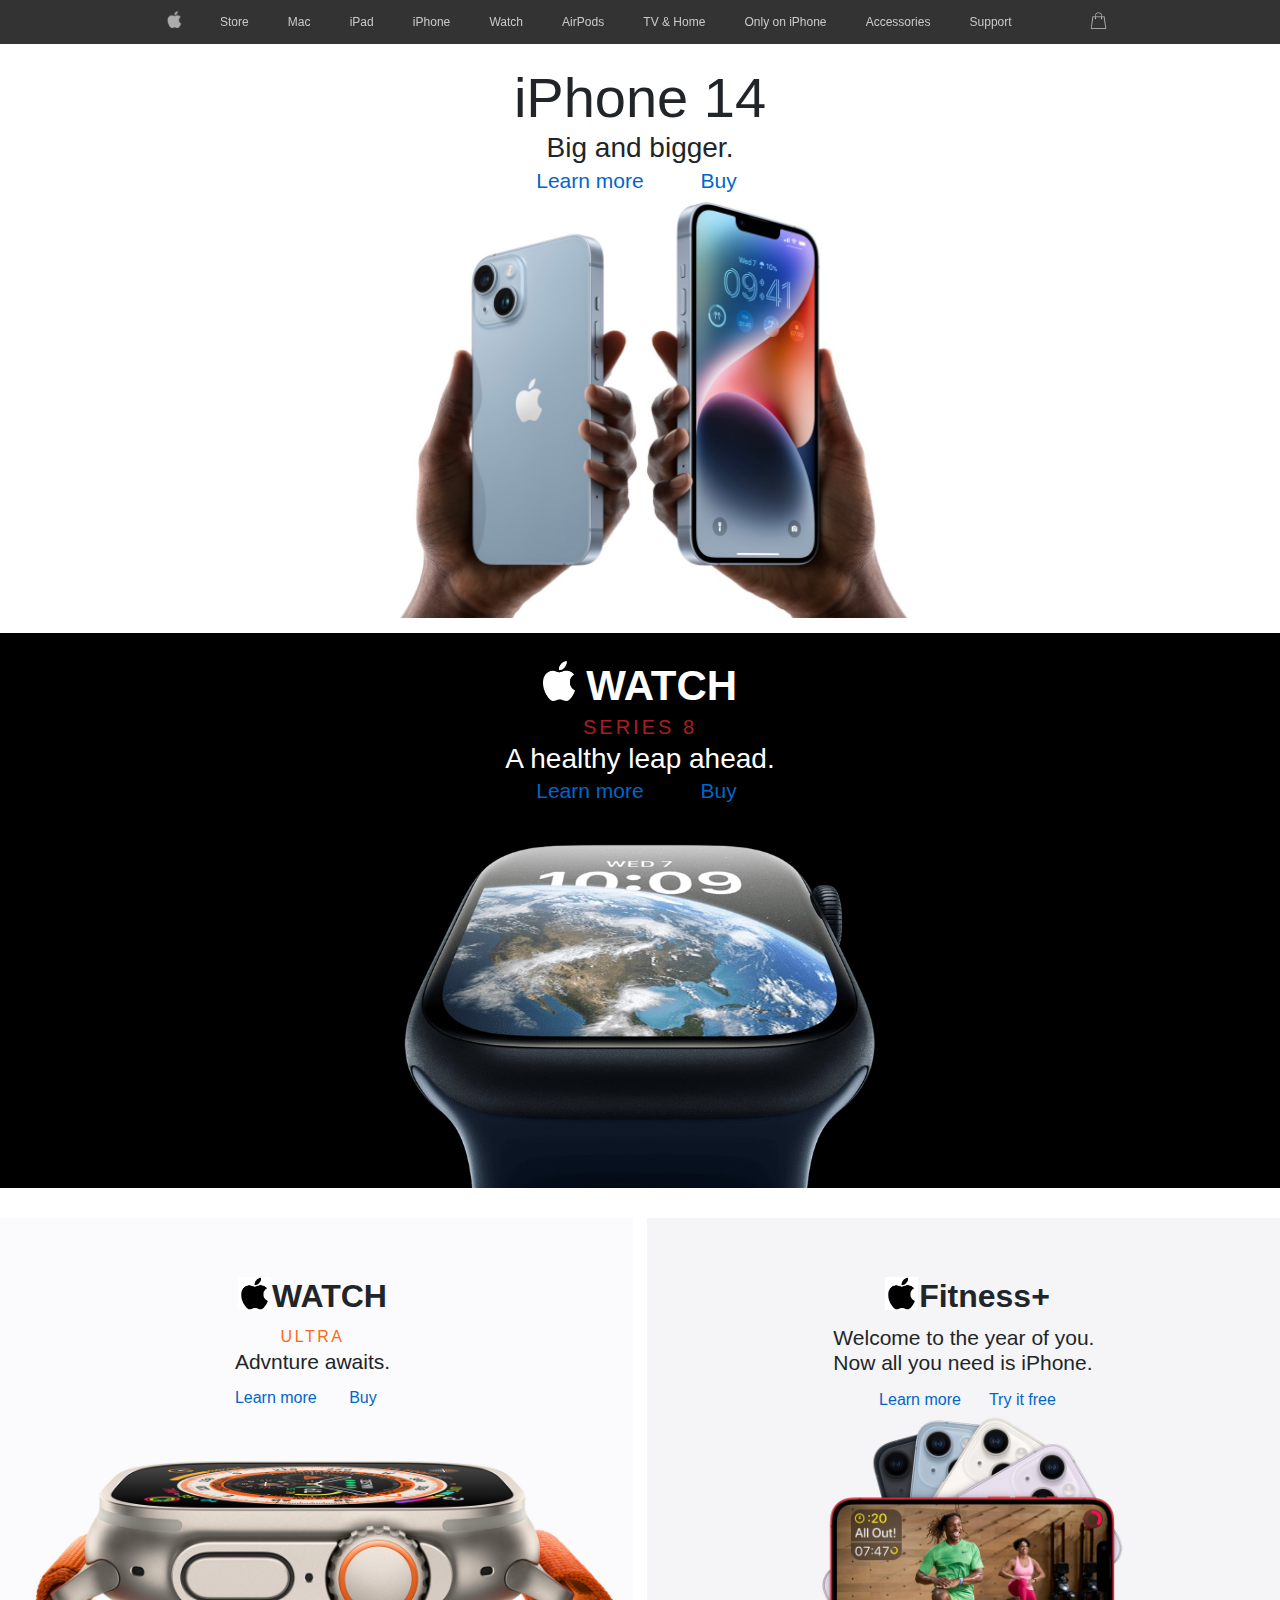
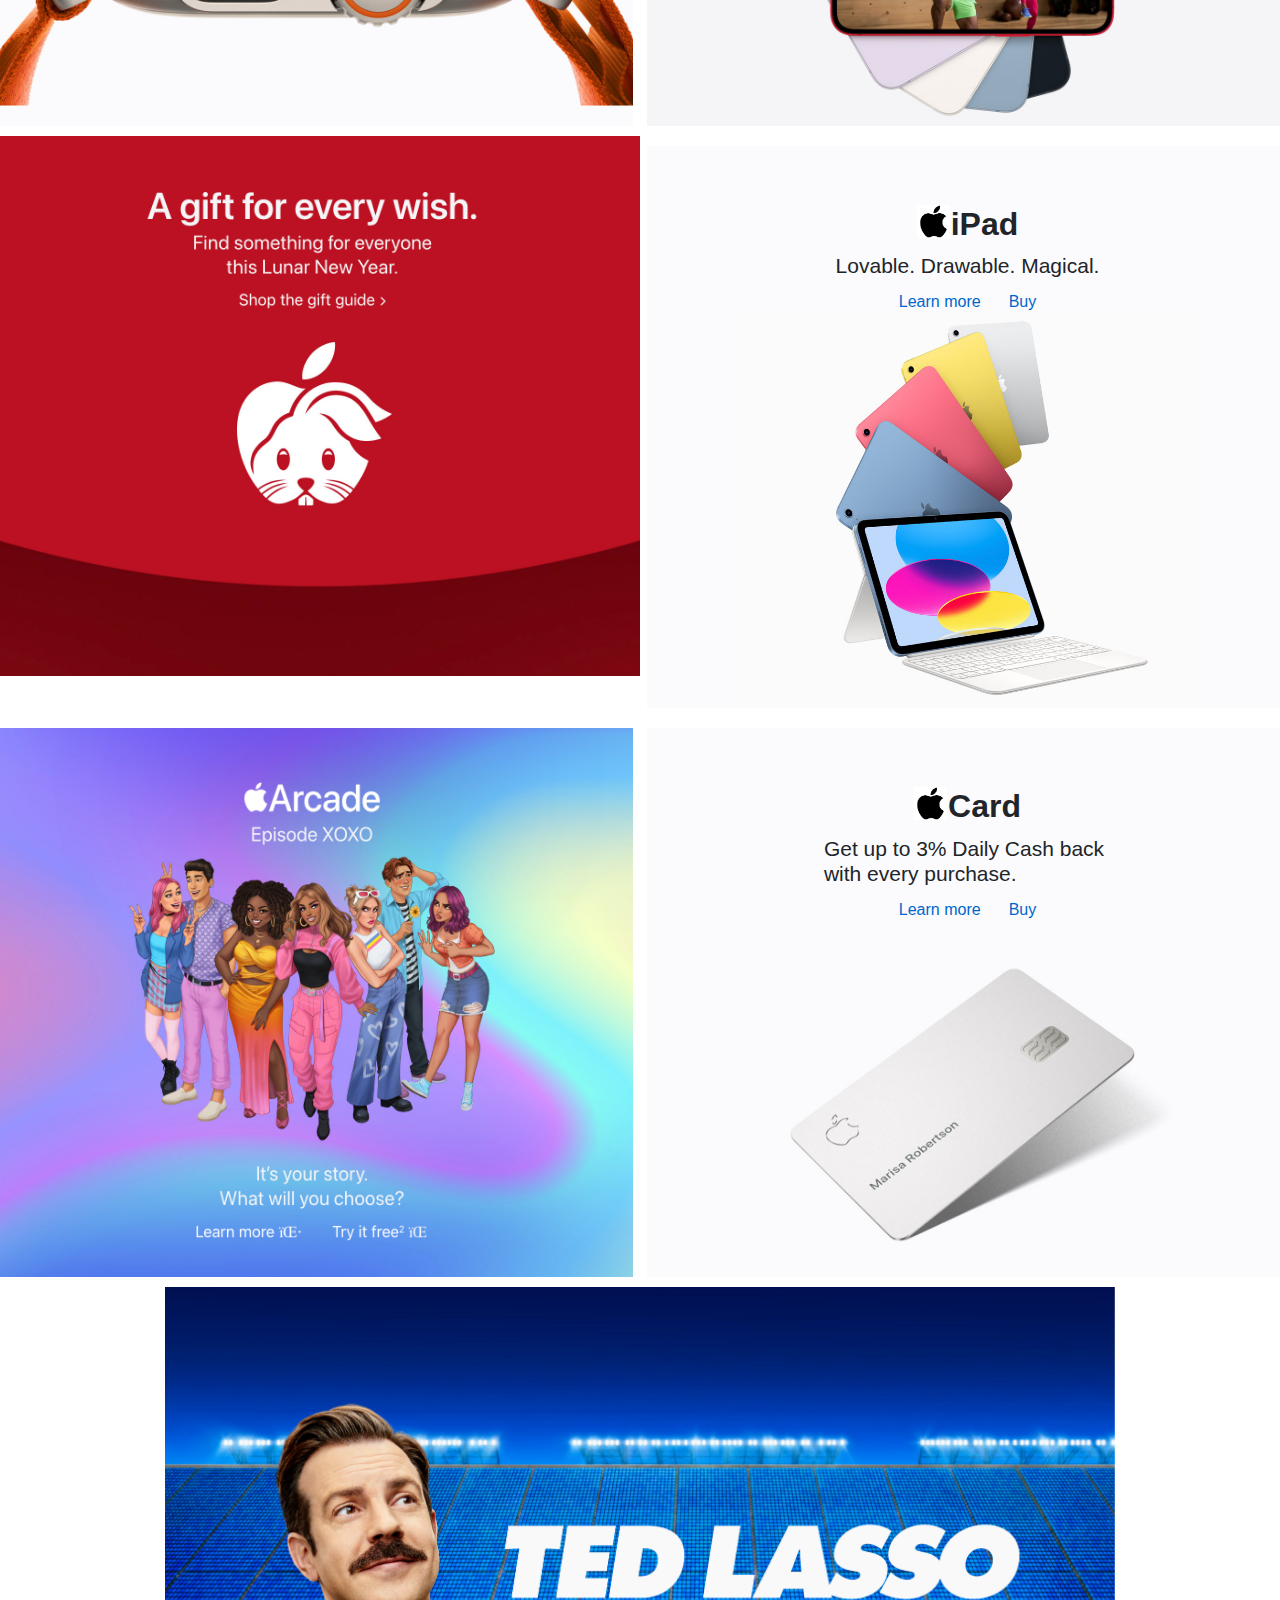
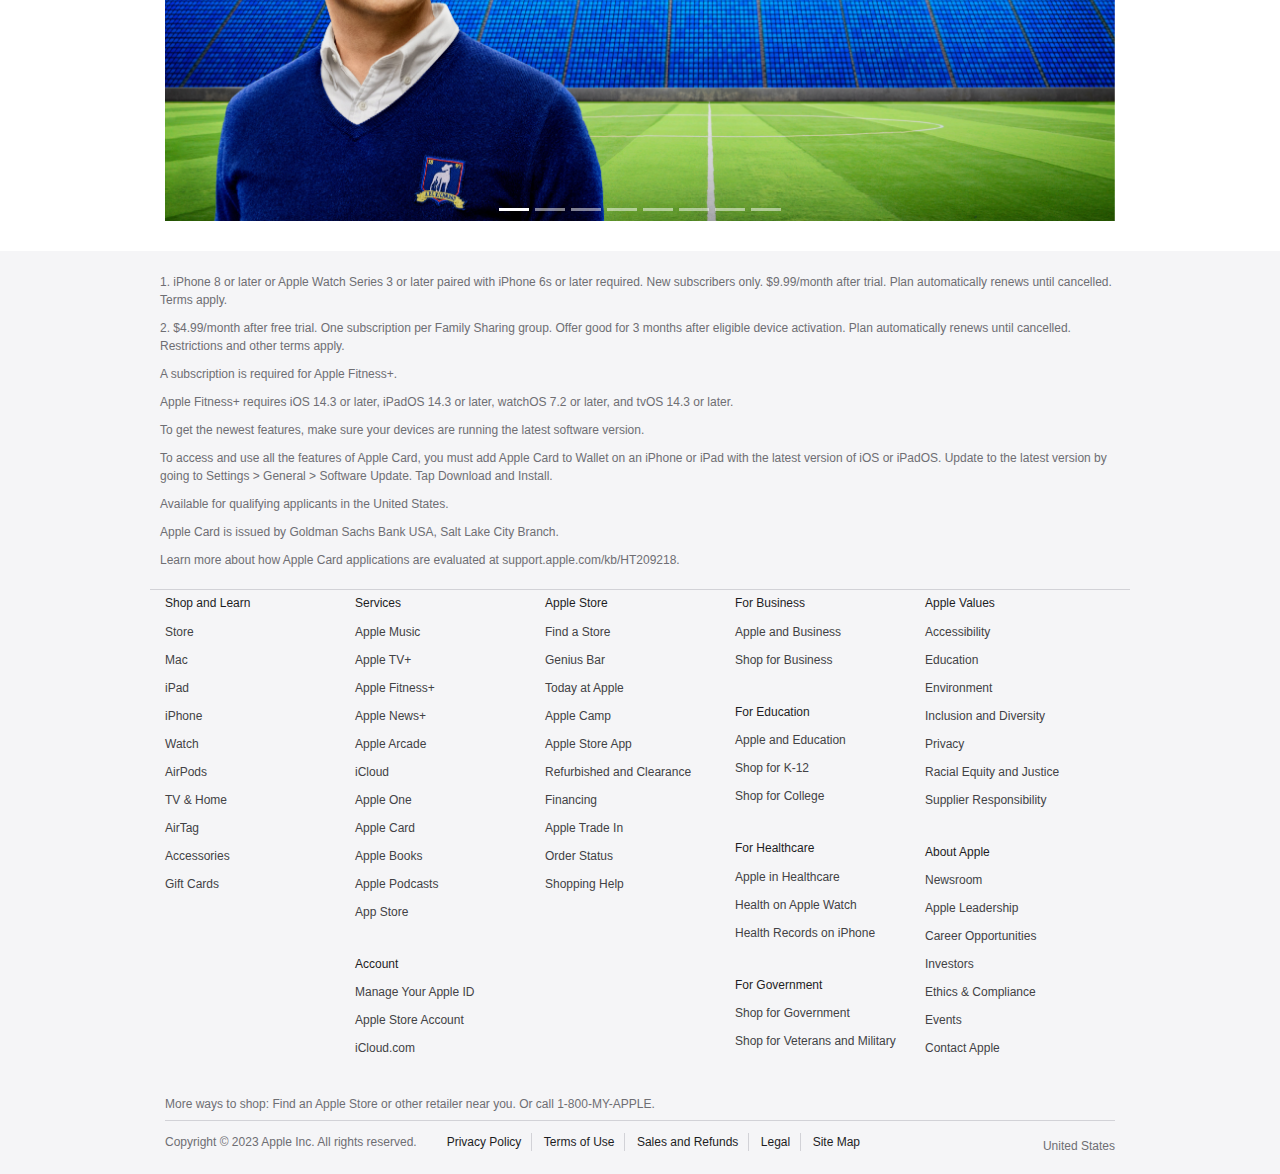
<file: index.html>
<!DOCTYPE html>
<html lang="en">
<head>
    <meta charset="UTF-8">
    <meta http-equiv="X-UA-Compatible" content="IE=edge">
    <meta name="viewport" content="width=device-width, initial-scale=1.0">
    <title>Apple</title>
    <link rel="stylesheet" href="https://cdnjs.cloudflare.com/ajax/libs/font-awesome/6.2.1/css/all.min.css" 
    integrity="sha512-MV7K8+y+gLIBoVD59lQIYicR65iaqukzvf/nwasF0nqhPay5w/9lJmVM2hMDcnK1OnMGCdVK+iQrJ7lzPJQd1w==" 
    crossorigin="anonymous" referrerpolicy="no-referrer" />
    <link rel="stylesheet" href="https://cdn.jsdelivr.net/npm/bootstrap@4.0.0/dist/css/bootstrap.min.css" 
    integrity="sha384-Gn5384xqQ1aoWXA+058RXPxPg6fy4IWvTNh0E263XmFcJlSAwiGgFAW/dAiS6JXm" crossorigin="anonymous">
    <link rel="stylesheet" href="css/reset.css" type="text/css">
    <link rel="stylesheet" href="css/styles.css" type="text/css">
    <link rel="icon" href="image/640px-Apple-logo.png" type="image/icon type">
</head>
<body>
    <header>
    <nav class="navbar navbar-expand-lg navbar-light bg-light bg-cus-1">
        <div class="container">
        
        <button class="navbar-toggler header-bars" type="button" data-toggle="collapse" data-target="#navbarSupportedContent" 
        aria-controls="navbarSupportedContent" aria-expanded="false" aria-label="Toggle navigation">
          <span class="navbar-toggler-icon"></span>
        </button>
        <a class="navbar-brand logo-1" href="index.html">
            <img src="image/640px-Apple-logo.png" alt="">
        </a>
        <div class="collapse navbar-collapse" id="navbarSupportedContent">
          <ul class="navbar-nav header-ul-1">
            <li class="nav-item">
              <a class="nav-link header-a-1" href="store.html">Store</a>
            </li>
            <li class="nav-item">
                <a class="nav-link header-a-1" href="mac.html">Mac</a>
              </li>
              <li class="nav-item">
                <a class="nav-link header-a-1" href="ipad.html">iPad</a>
              </li>
              <li class="nav-item">
                <a class="nav-link header-a-1" href="iphone.html">iPhone</a>
              </li>
              <li class="nav-item">
                <a class="nav-link header-a-1" href="watch.html">Watch</a>
              </li>
              <li class="nav-item">
                <a class="nav-link header-a-1" href="#">AirPods</a>
              </li>
              <li class="nav-item">
                <a class="nav-link header-a-1" href="#">TV & Home</a>
              </li>
              <li class="nav-item">
                <a class="nav-link header-a-1" href="#">Only on iPhone</a>
              </li>
              <li class="nav-item">
                <a class="nav-link header-a-1" href="#">Accessories</a>
              </li>
              <li class="nav-item">
                <a class="nav-link header-a-1" href="#">Support</a>
              </li>
              <li>
                <form class="form-inline my-2 my-lg-0">
                    <button class="btn btn-outline-success my-2 my-sm-0 header-btn-1" type="submit">
                    <i class="fa-solid fa-magnifying-glass"></i></button>
                </form>
              </li>
              <li>
                <form class="form-inline my-2 my-lg-0">
                    <button class="btn btn-outline-success my-2 my-sm-0 header-btn-1" type="submit">
                    <img src="image/icons8-shopping-bag-100.png" alt=""></button>
                </form>
              </li>
          </ul>

        </div>
        </div>
      </nav>
    </header>
    <section>
        <div class="container">
            <div class="row">
                <div class="col-md-12 first-banner">
                    <div class="first-banner-text">
                        <h2>iPhone 14</h2>
                        <h3>Big and bigger.</h3>
                        <div>
                            <a href="">Learn more</a>
                            <a href="">Buy</a>
                        </div>
                    </div>
                    <div class="first-banner-img">
                        <img src="image/D_iPhone_14_home_1441X660px_pre-order_2x (2) 2.jpeg" alt="">
                    </div>
                </div>
            </div>
        </div>
    </section>
    <section class="section-second-banner">
        <div class="container">
            <div class="row">
                <div class="col-md-12 second-banner">
                    <div class="second-banner-text">
                        <h2><img src="image/apple_logo_PNG19680.png" alt="">WATCH</h2>
                        <span>SERIES 8</span>
                        <h3>A healthy leap ahead.</h3>
                        <div>
                            <a href="">Learn more</a>
                            <a href="">Buy</a>
                        </div>
                    </div>
                    <div class="second-banner-img">
                        <img src="image/imagem_2022-11-20_202135808.jpeg" alt="">
                    </div>
                </div>
            </div>
        </div>
    </section>
    <section class="section-3">
        <div class="row">
            <div class="col-md-6 advertising-1">
            <div class="card_1">
                <div class="advertising-1-first-text">
                    <h2><img src="image/download.png" alt="">WATCH</h2>
                    <span>ULTRA</span>
                    <h3>Advnture awaits.</h3>
                    <div>
                        <a href="">Learn more</a>
                        <a href="">Buy</a>
                    </div>
                </div>
                <div class="advertising-1-first-img">
                    <img src="image/Снимок экрана 2023-01-07 в 05.54.25.png" alt="">
                </div>
            </div>
            </div>
            <div class="col-md-6 advertising-2">
            <div class="card_2">
                <div class="advertising-2-first-text">
                    <h2><img src="image/download.png" alt="">Fitness+</h2>
                    <h3>Welcome to the year of you. Now all you need is iPhone.</h3>
                    <div>
                        <a href="">Learn more</a>
                        <a href="">Try it free</a>
                    </div>
                </div>
                <div class="advertising-2-first-img">
                    <img src="image/iphone327t468t6743.png" alt="">
                </div>
            </div>
            </div>
            <div class="col-md-6 advertising-3">
            <div class="card-3">
                <img src="image/Снимок экрана 2023-01-07 в 06.35.14.png" alt="">
            </div>
            </div>
            <div class="col-md-6 advertising-4">
            <div class="card_1">
                <div class="advertising-4-first-text">
                    <h2><img src="image/download.png" alt="">iPad</h2>
                    <h3>Lovable. Drawable. Magical.</h3>
                    <div>
                        <a href="">Learn more</a>
                        <a href="">Buy</a>
                    </div>
                </div>
                <div class="advertising-4-first-img">
                    <img src="image/ipad2y73e2t63t7e.png" alt="">
                </div>
            </div>
            </div>
            <div class="col-md-6 advertising-3">
            <div class="card_3">
                <img src="image/xoxoxox864268463.png" alt="">
            </div>
            </div>
            <div class="col-md-6 advertising-5">
            <div class="card_1">
                <div class="advertising-5-first-text">
                    <h2><img src="image/download.png" alt="">Card</h2>
                    <h3>Get up to 3% Daily Cash back with every purchase.</h3>
                    <div>
                        <a href="">Learn more</a>
                        <a href="">Buy</a>
                    </div>
                </div>
                <div class="advertising-5-first-img">
                    <img src="image/card4444.png" alt="">
                </div>
            </div>
            </div>
        </div>
    </section>
    <section>
        <div class="container">
        <div id="carouselExampleIndicators" class="carousel slide" data-ride="carousel">
            <ol class="carousel-indicators">
              <li data-target="#carouselExampleIndicators" data-slide-to="0" class="active"></li>
              <li data-target="#carouselExampleIndicators" data-slide-to="1"></li>
              <li data-target="#carouselExampleIndicators" data-slide-to="2"></li>
              <li data-target="#carouselExampleIndicators" data-slide-to="3"></li>
              <li data-target="#carouselExampleIndicators" data-slide-to="4"></li>
              <li data-target="#carouselExampleIndicators" data-slide-to="5"></li>
              <li data-target="#carouselExampleIndicators" data-slide-to="6"></li>
              <li data-target="#carouselExampleIndicators" data-slide-to="7"></li>
            </ol>
            <div class="carousel-inner">
              <div class="carousel-item active">
                <img class="d-block w-100" src="image/carusel/dxr5O0Obw7mjdvGwP8iaIeKyX58.jpg" alt="First slide">
              </div>
              <div class="carousel-item">
                <img class="d-block w-100" src="image/carusel/9SFuBkt-N8g.jpg" alt="Second slide">
              </div>
              <div class="carousel-item">
                <img class="d-block w-100" src="image/carusel/1200x675-1.jpg" alt="Third slide">
              </div>
              <div class="carousel-item">
                <img class="d-block w-100" 
                src="image/carusel/120522_Trailer_Fourth_Final_Season_Servant_Big_Image_01_big_image_post.jpg.large_2x.jpg" alt="Fourth slide">
              </div>
              <div class="carousel-item">
                <img class="d-block w-100" src="image/carusel/1200x675.jpg" alt="Fiveth slide">
              </div>
              <div class="carousel-item">
                <img class="d-block w-100" src="image/carusel/0137c47c24e6536ee84c2.jpg" alt="Sixth slide">
              </div>
              <div class="carousel-item">
                <img class="d-block w-100" src="image/carusel/i.webp" alt="Seventh slide">
              </div>
              <div class="carousel-item">
                <img class="d-block w-100" src="image/carusel/nvwzvmLX8Ob3BvkMUIxvLT26eKr.jpg" alt="Eighth slide">
              </div>
            </div>
          </div>
        </div>
    </section>
    <footer class="footer-1">
        <div class="container">
             <div class="row">
                <div class="col-md-12 footer-child-1">
                <ul>
                    <li>1. iPhone 8 or later or Apple Watch Series 3 or later paired with iPhone 6s or later required. 
                        New subscribers only. $9.99/month after trial. Plan automatically renews until cancelled. Terms apply.</li>
                    <li>2. $4.99/month after free trial. One subscription per Family Sharing group. Offer good for 3 months after eligible 
                    device activation. Plan automatically renews until cancelled. Restrictions and other terms apply.</li>
                    <li>A subscription is required for Apple Fitness+.</li>
                    <li>Apple Fitness+ requires iOS 14.3 or later, iPadOS 14.3 or later, watchOS 7.2 or later, and tvOS 14.3 or later.</li>
                    <li>To get the newest features, make sure your devices are running the latest software version.</li>
                    <li>To access and use all the features of Apple Card, you must add Apple Card to Wallet on an iPhone or iPad with the 
                    latest version of iOS or iPadOS. Update to the latest version by going to Settings > General > Software Update. Tap 
                    Download and Install.</li>
                    <li>Available for qualifying applicants in the United States.</li>
                    <li>Apple Card is issued by Goldman Sachs Bank USA, Salt Lake City Branch.</li>
                    <li>Learn more about how Apple Card applications are evaluated at support.apple.com/kb/HT209218.</li>
                </ul>
                </div>
                <div class="footer-child-2 col-md-12">
                    <div class="col-md footer-div-lists">
                        <label for="ul-1-footer">
                            <h3>Shop and Learn</h3>
                        </label>
                        <ul class="" id="ul-1-footer">
                            <li>
                                <a href="">Store</a>
                            </li>
                            <li>
                                <a href="">Mac</a>
                            </li>
                            <li>
                                <a href="">iPad</a>
                            </li>
                            <li>
                                <a href="">iPhone</a>
                            </li>
                            <li>
                                <a href="">Watch</a>
                            </li>
                            <li>
                                <a href="">AirPods</a>
                            </li>
                            <li>
                                <a href="">TV & Home</a>
                            </li>
                            <li>
                                <a href="">AirTag</a>
                            </li>
                            <li>
                                <a href="">Accessories</a>
                            </li>
                            <li>
                                <a href="">Gift Cards</a>
                            </li>
                        </ul>
                    </div>
                    <div class="col-md footer-div-lists">
                            <label for="">
                                <h3>Services</h3>
                            </label>
                            <ul>
                                <li>
                                    <a href="">Apple Music</a>
                                </li>
                                <li>
                                    <a href="">Apple TV+</a>
                                </li>
                                <li>
                                    <a href="">Apple Fitness+</a>
                                </li>
                                <li>
                                    <a href="">Apple News+</a>
                                </li>
                                <li>
                                    <a href="">Apple Arcade</a>
                                </li>
                                <li>
                                    <a href="">iCloud</a>
                                </li>
                                <li>
                                    <a href="">Apple One</a>
                                </li>
                                <li>
                                    <a href="">Apple Card</a>
                                </li>
                                <li>
                                    <a href="">Apple Books</a>
                                </li>
                                <li>
                                    <a href="">Apple Podcasts</a>
                                </li>
                                <li>
                                    <a href="">App Store</a>
                                </li>
                            </ul>
                        <div>
                            <label for="">
                                <h3>Account</h3>
                            </label>
                            <ul>
                                <li>
                                    <a href="">Manage Your Apple ID</a>
                                </li>
                                <li>
                                    <a href="">Apple Store Account</a>
                                </li>
                                <li>
                                    <a href="">iCloud.com</a>
                                </li>
                            </ul>
                        </div>
                    </div>
                    <div class="col-md footer-div-lists">
                        <label for="">
                            <h3>Apple Store</h3>
                        </label>
                        <ul>
                            <li>
                                <a href="">Find a Store</a>
                            </li>
                            <li>
                                <a href="">Genius Bar</a>
                            </li>
                            <li>
                                <a href="">Today at Apple</a>
                            </li>
                            <li>
                                <a href="">Apple Camp</a>
                            </li>
                            <li>
                                <a href="">Apple Store App</a>
                            </li>
                            <li>
                                <a href="">Refurbished and Clearance</a>
                            </li>
                            <li>
                                <a href="">Financing</a>
                            </li>
                            <li>
                                <a href="">Apple Trade In</a>
                            </li>
                            <li>
                                <a href="">Order Status</a>
                            </li>
                            <li>
                                <a href="">Shopping Help</a>
                            </li>
                        </ul>
                    </div>
                    <div class="col-md footer-div-lists">
                            <label for="">
                                <h3>For Business</h3>
                            </label>
                            <ul>
                                <li>
                                    <a href="">Apple and Business</a>
                                </li>
                                <li>
                                    <a href="">Shop for Business</a>
                                </li>
                            </ul>
                        <div>
                            <label for="">
                                <h3>For Education</h3>
                            </label>
                            <ul>
                                <li>
                                    <a href="">Apple and Education</a>
                                </li>
                                <li>
                                    <a href="">Shop for K-12</a>
                                </li>
                                <li>
                                    <a href="">Shop for College</a>
                                </li>
                            </ul>
                        </div>
                        <div>
                            <label for="">
                                <h3>For Healthcare</h3>
                            </label>
                            <ul>
                                <li>
                                    <a href="">Apple in Healthcare</a>
                                </li>
                                <li>
                                    <a href="">Health on Apple Watch</a>
                                </li>
                                <li>
                                    <a href="">Health Records on iPhone</a>
                                </li>
                            </ul>
                        </div>
                        <div>
                            <label for="">
                                <h3>For Government</h3>
                            </label>
                            <ul>
                                <li>
                                    <a href="">Shop for Government</a>
                                </li>
                                <li>
                                    <a href="">Shop for Veterans and Military</a>
                                </li>
                            </ul>
                        </div>
                    </div>
                    <div class="col-md footer-div-lists">
                        <label for="">
                            <h3>Apple Values</h3>
                        </label>
                        <ul>
                            <li>
                                <a href="">Accessibility</a>
                            </li>
                            <li>
                                <a href="">Education</a>
                            </li>
                            <li>
                                <a href="">Environment</a>
                            </li>
                            <li>
                                <a href="">Inclusion and Diversity</a>
                            </li>
                            <li>
                                <a href="">Privacy</a>
                            </li>
                            <li>
                                <a href="">Racial Equity and Justice</a>
                            </li>
                            <li>
                                <a href="">Supplier Responsibility</a>
                            </li>
                        </ul>
                        <div>
                            <label for="">
                                <h3>About Apple</h3>
                            </label>
                            <ul>
                                <li>
                                    <a href="">Newsroom</a>
                                </li>
                                <li>
                                    <a href="">Apple Leadership</a>
                                </li>
                                <li>
                                    <a href="">Career Opportunities</a>
                                </li>
                                <li>
                                    <a href="">Investors</a>
                                </li>
                                <li>
                                    <a href="">Ethics & Compliance</a>
                                </li>
                                <li>
                                    <a href="">Events</a>
                                </li>
                                <li>
                                    <a href="">Contact Apple</a>
                                </li>
                            </ul>
                        </div>
                    </div>
                </div>
             </div>
        </div>
    <section class="section-4">
        <div class="container">
            <div class="">
                <div class="section-4-child-1">
                    <h3>More ways to shop: Find an Apple Store or other retailer near you. Or call 1-800-MY-APPLE.</h3>
                </div>
                
                <div class="section-4-child-2">
                    <div>Copyright © 2023 Apple Inc. All rights reserved.</div>
                    <div class="links">
                        <a href="">Privacy Policy</a>
                        <a href="">Terms of Use</a>
                        <a href="">Sales and Refunds</a>
                        <a href="">Legal</a>
                        <a href="">Site Map</a>
                    </div>
                    <div>
                        <a href="">United States</a>
                    </div>
                </div>
            </div>
        </div>
    </section>
    </footer>


<script src="https://code.jquery.com/jquery-3.2.1.slim.min.js" 
integrity="sha384-KJ3o2DKtIkvYIK3UENzmM7KCkRr/rE9/Qpg6aAZGJwFDMVNA/GpGFF93hXpG5KkN" 
crossorigin="anonymous"></script>
<script src="https://cdn.jsdelivr.net/npm/popper.js@1.12.9/dist/umd/popper.min.js" 
integrity="sha384-ApNbgh9B+Y1QKtv3Rn7W3mgPxhU9K/ScQsAP7hUibX39j7fakFPskvXusvfa0b4Q" 
crossorigin="anonymous"></script>
<script src="https://cdn.jsdelivr.net/npm/bootstrap@4.0.0/dist/js/bootstrap.min.js" 
integrity="sha384-JZR6Spejh4U02d8jOt6vLEHfe/JQGiRRSQQxSfFWpi1MquVdAyjUar5+76PVCmYl" 
crossorigin="anonymous"></script>
</body>
</html>
</file>
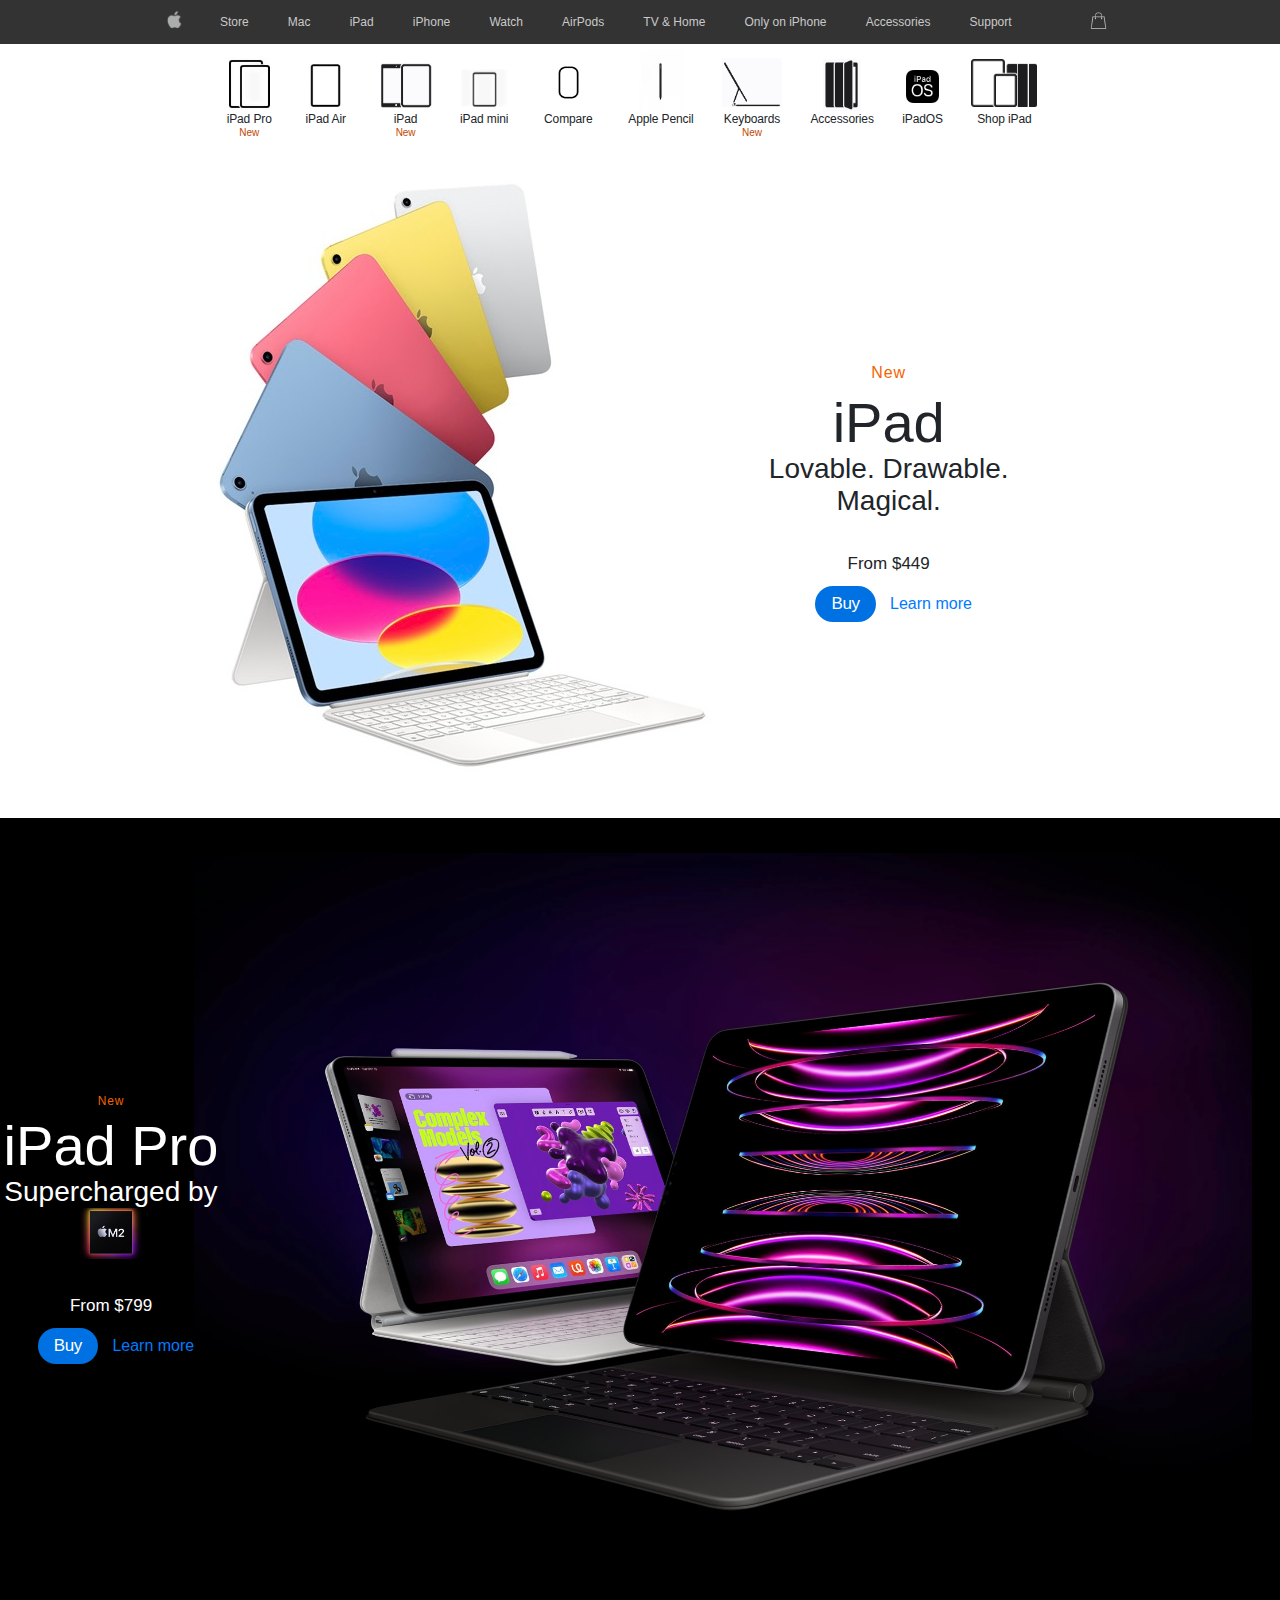
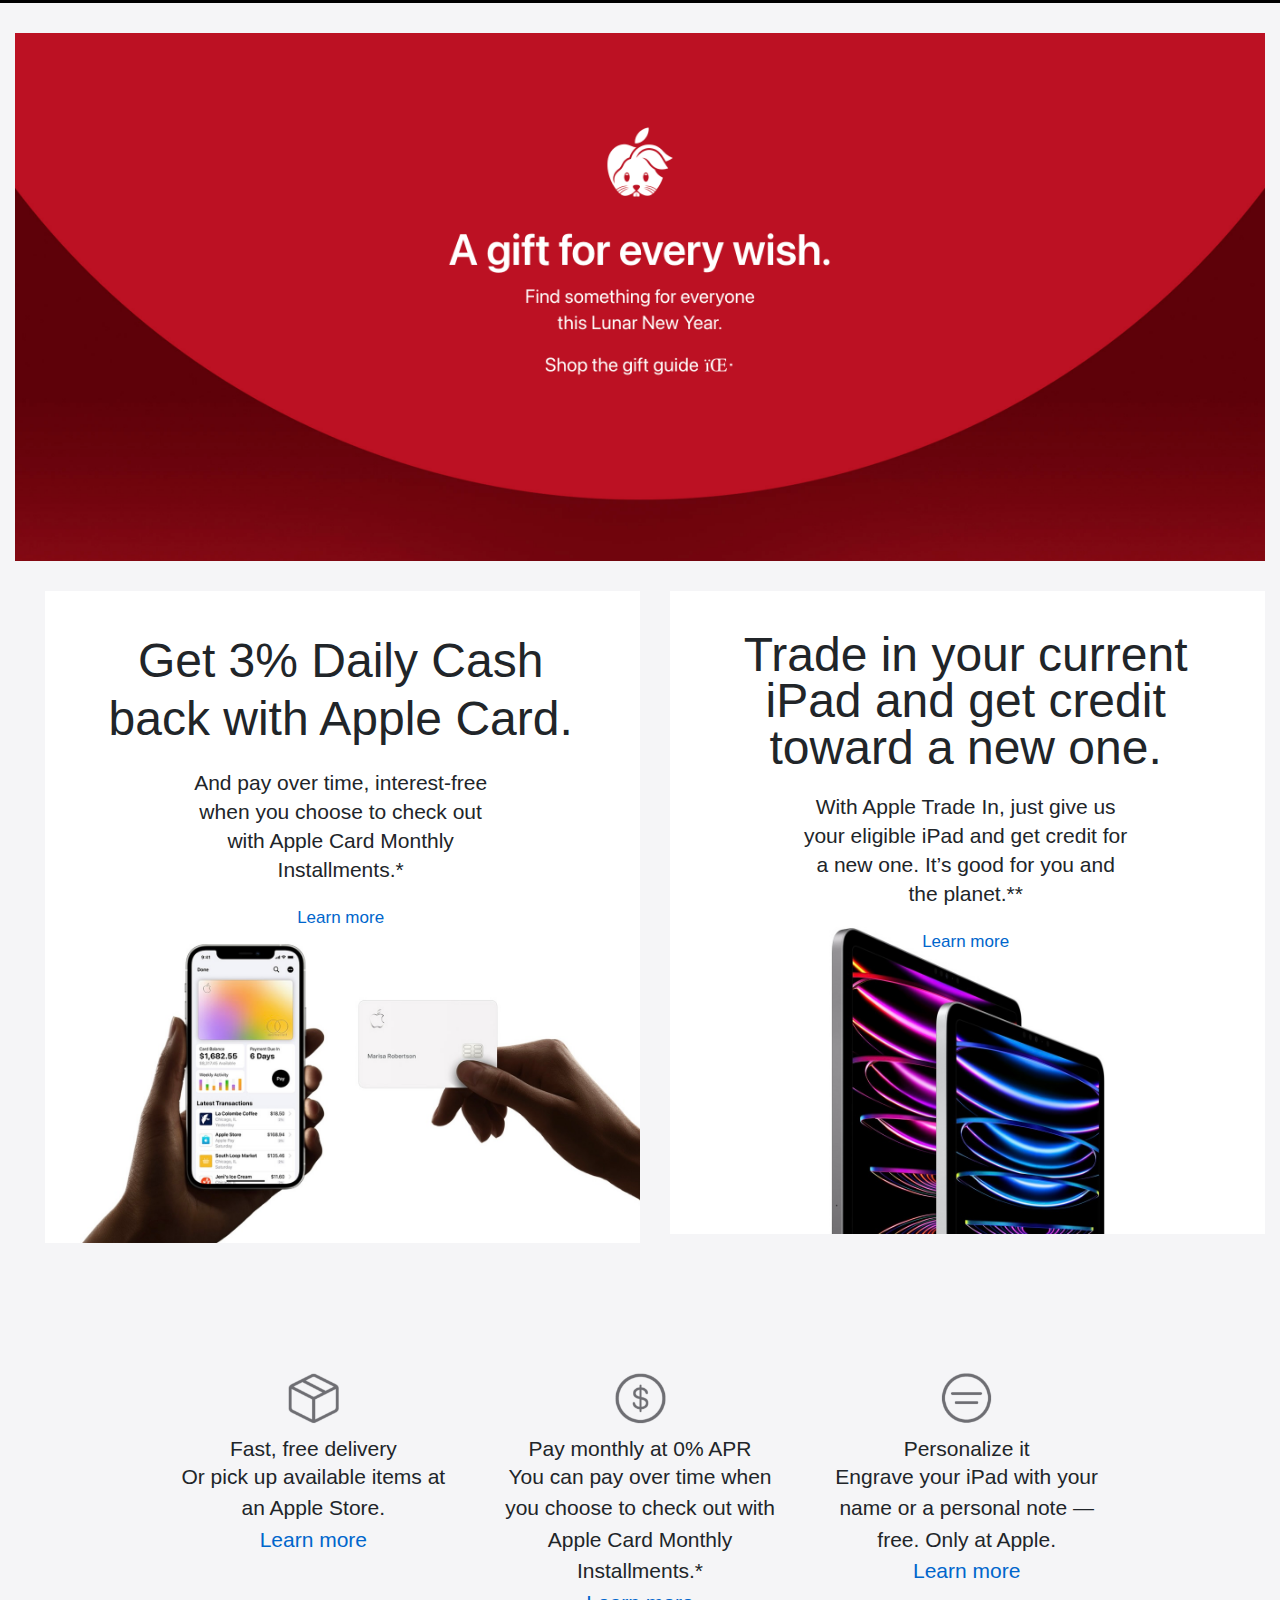
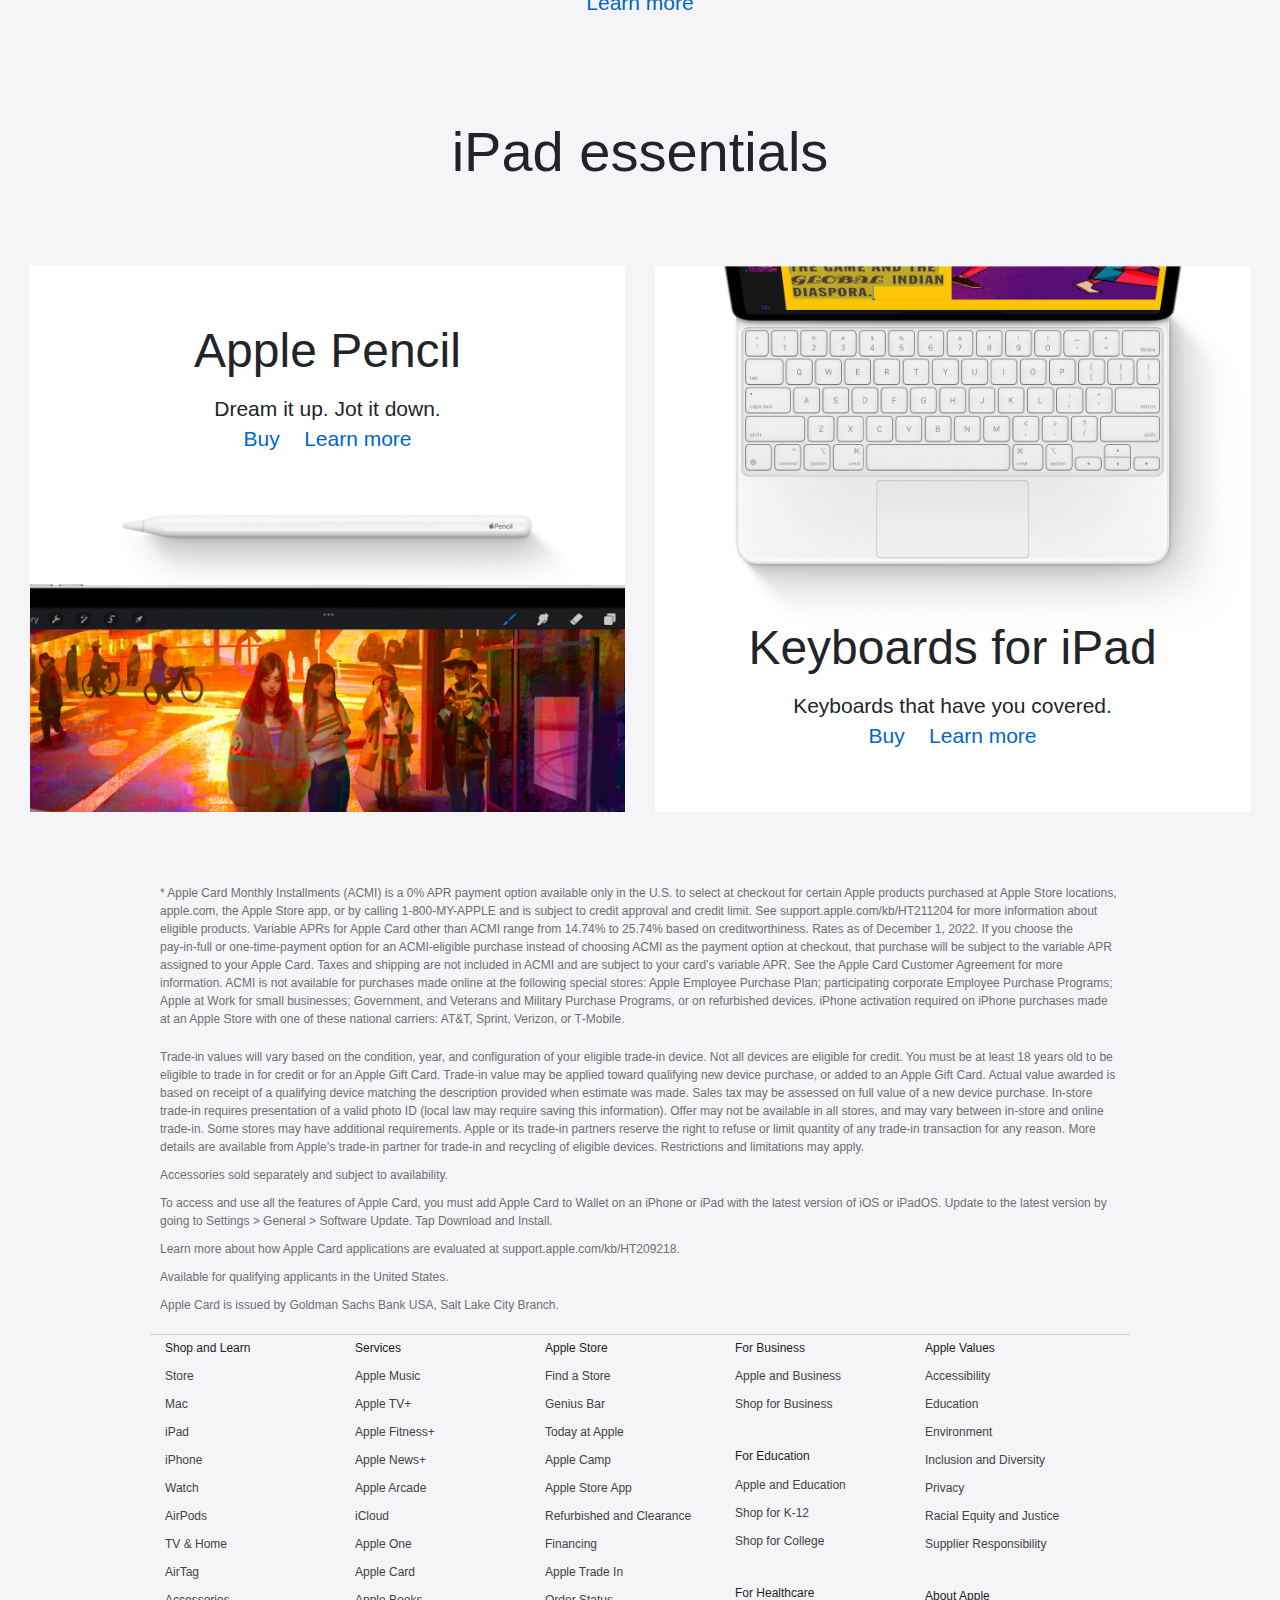
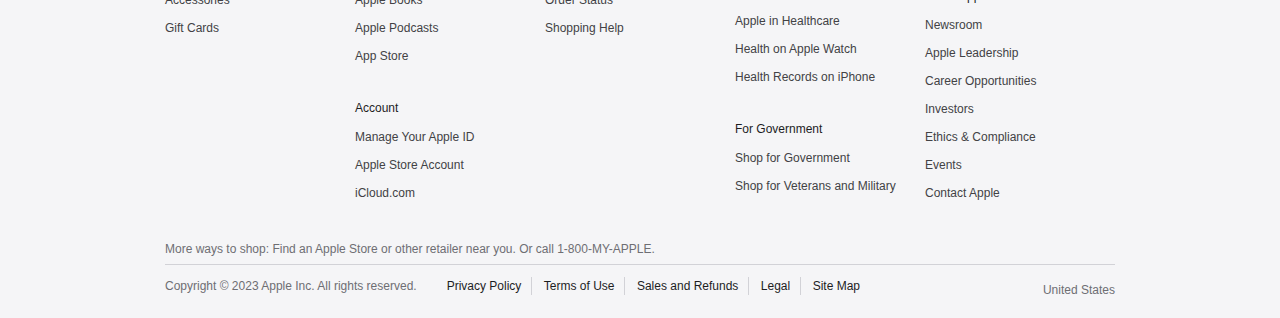
<file: ipad.html>
<!DOCTYPE html>
<html lang="en">
<head>
    <meta charset="UTF-8">
    <meta http-equiv="X-UA-Compatible" content="IE=edge">
    <meta name="viewport" content="width=device-width, initial-scale=1.0">
    <title>iPad - Apple</title>
    <link rel="stylesheet" href="https://cdnjs.cloudflare.com/ajax/libs/font-awesome/6.2.1/css/all.min.css" 
    integrity="sha512-MV7K8+y+gLIBoVD59lQIYicR65iaqukzvf/nwasF0nqhPay5w/9lJmVM2hMDcnK1OnMGCdVK+iQrJ7lzPJQd1w==" 
    crossorigin="anonymous" referrerpolicy="no-referrer" />
    <link rel="stylesheet" href="https://cdn.jsdelivr.net/npm/bootstrap@4.0.0/dist/css/bootstrap.min.css" 
    integrity="sha384-Gn5384xqQ1aoWXA+058RXPxPg6fy4IWvTNh0E263XmFcJlSAwiGgFAW/dAiS6JXm" crossorigin="anonymous">
    <link rel="stylesheet" href="css/reset.css" type="text/css">
    <link rel="stylesheet" href="css/ipad.css" type="text/css">
    <link rel="icon" href="image/640px-Apple-logo.png" type="image/icon type">
</head>
<body>
    <header>
        <nav class="navbar navbar-expand-lg navbar-light bg-light bg-cus-1">
            <div class="container">
            
            <button class="navbar-toggler header-bars" type="button" data-toggle="collapse" data-target="#navbarSupportedContent" 
            aria-controls="navbarSupportedContent" aria-expanded="false" aria-label="Toggle navigation">
              <span class="navbar-toggler-icon"></span>
            </button>
            <a class="navbar-brand logo-1" href="index.html">
                <img src="image/640px-Apple-logo.png" alt="">
            </a>
            <div class="collapse navbar-collapse" id="navbarSupportedContent">
              <ul class="navbar-nav header-ul-1">
                <li class="nav-item">
                  <a class="nav-link header-a-1" href="store.html">Store</a>
                </li>
                <li class="nav-item">
                    <a class="nav-link header-a-1" href="mac.html">Mac</a>
                  </li>
                  <li class="nav-item">
                    <a class="nav-link header-a-1" href="ipad.html">iPad</a>
                  </li>
                  <li class="nav-item">
                    <a class="nav-link header-a-1" href="iphone.html">iPhone</a>
                  </li>
                  <li class="nav-item">
                    <a class="nav-link header-a-1" href="watch.html">Watch</a>
                  </li>
                  <li class="nav-item">
                    <a class="nav-link header-a-1" href="#">AirPods</a>
                  </li>
                  <li class="nav-item">
                    <a class="nav-link header-a-1" href="#">TV & Home</a>
                  </li>
                  <li class="nav-item">
                    <a class="nav-link header-a-1" href="#">Only on iPhone</a>
                  </li>
                  <li class="nav-item">
                    <a class="nav-link header-a-1" href="#">Accessories</a>
                  </li>
                  <li class="nav-item">
                    <a class="nav-link header-a-1" href="#">Support</a>
                  </li>
                  <li>
                    <form class="form-inline my-2 my-lg-0">
                        <button class="btn btn-outline-success my-2 my-sm-0 header-btn-1" type="submit">
                        <i class="fa-solid fa-magnifying-glass"></i></button>
                    </form>
                  </li>
                  <li>
                    <form class="form-inline my-2 my-lg-0">
                        <button class="btn btn-outline-success my-2 my-sm-0 header-btn-1" type="submit">
                        <img src="image/icons8-shopping-bag-100.png" alt=""></button>
                    </form>
                  </li>
              </ul>
    
            </div>
            </div>
          </nav>
    </header>
    <section class="first-section">
        <div class="row">
            <div class="iPad-list">
                <div>
                    <img src="image/iPad1.webp" alt="">
                    <h4>iPad Pro</h4>
                    <p>New</p>
                </div>
                <div>
                    <img src="image/iPad2.jpg" alt="">
                    <h4>iPad Air</h4>
                </div>
                <div>
                    <img src="image/ipad3.png" alt="">
                    <h4>iPad</h4>
                    <p>New</p>
                </div>
                <div>
                    <img src="image/ipad4.webp" alt="">
                    <h4>iPad mini</h4>
                </div>
                <div>
                    <img src="image/mac7.jpg" alt="">
                    <h4>Compare</h4>
                </div>
                <div>
                    <img src="image/ipad-5.jpg" alt="">
                    <h4>Apple Pencil</h4>
                </div>
                <div>
                    <img src="image/iPad6.png" alt="">
                    <h4>Keyboards</h4>
                    <p>New</p>
                </div>
                <div>
                    <img src="image/iPad7.png" alt="">
                    <h4>Accessories</h4>
                </div>
                <div>
                    <img src="image/ipad8.png" alt="">
                    <h4>iPadOS</h4>
                </div>
                <div>
                    <img src="image/ipad9.png" alt="">
                    <h4>Shop iPad</h4>
                </div>
            </div>
        </div>
    </section>
    <section class="second-section">
        <div class="row justify-content-center">
            <div class="second-banner">
                <div class="second-banner-img">
                    <img src="image/secondbanner.jpg" alt="">
                    <div class="second-banner-text">
                    <p>New</p>
                    <h2>iPad</h2>
                    <h3>Lovable. Drawable.
                        Magical.</h3>
                    <p>From $449</p>
                    <div>
                        <a href="">Buy</a>
                        <a href="">Learn more</a>
                    </div>
                </div>
                </div>
                
            </div>
        </div>
    </section>
    <section class="third-section">
        <div class="">
            <div class="row">
                <div class="third-banner col-md-12">
                    <div class="third-banner-text">
                            <p>New</p>
                            <h2>iPad Pro</h2>
                            <h3>Supercharged by <img src="image/Apple-M2-iPad-Pro-review-4371458.jpg" alt=""
                                 class="m2"></h3>
                            <p>From $799</p>
                            <div>
                                <a href="">Buy</a>
                                <a href="">Learn more</a>
                            </div>
                    </div>
                    <div class="third-banner-img">
                        <img src="image/thirdbanner.jpeg" alt="">
                    </div>
                </div>
            </div>
        </div>
    </section>
    <section class="fourth-section">
        <div class="row">
            <img src="image/redbanner.png" alt="">
        </div>
    </section>
    <section class="seventh-section">
        <div class="row col-md-12 now">
            <div class="col-md-6 seventh-1-banner">
                <div class="seventh-1-banner-text">
                    <h2>Get 3% Daily Cash
                        back with Apple Card.</h2>
                    <p>And pay over time, interest‑free
                        when you choose to check out with
                        Apple Card Monthly Installments.*
                        </p>
                    <div>
                        <a href="">Learn more</a>
                    </div>
                </div>
                <div class="seventh-1-banner-img">
                    <img src="image/fifeth-banner-1.jpeg" alt="">
                </div>
            </div>
            <div class="col-md-6 seventh-2-banner">
                <div class="seventh-2-banner-text">
                    <h2>Trade in your current iPad and get credit toward a new one.</h2>
                    <p>With Apple Trade In, just give us your eligible iPad and get credit for a new one. It’s good for you and the planet.**</p>
                    <div>
                        <a href="">Learn more</a>
                    </div>
                </div>
                <div class="seventh-2-banner-img">
                    <img src="image/fifeth-banner-2.jpeg" alt="">
                </div>
            </div>
        </div>
    </section>
    <section class="fifeth-section">
        <div class="container">
            <div class="row">
                <div class="fifeth-banner">
                    <div class="col-md-4">
                        <img src="image/div-1.png" alt="">
                        <h3>Fast, free delivery</h3>
                        <p>Or pick up available items at an Apple Store.</p>
                        <div>
                            <a href="">Learn more</a>
                        </div>
                    </div>
                    <div class="col-md-4">
                        <img src="image/div-2.png" alt="">
                        <h3>Pay monthly at 0% APR</h3>
                        <p>You can pay over time when you choose to check 
                            out with Apple Card Monthly Installments.*</p>
                        <div>
                            <a href="">Learn more</a>
                        </div>
                    </div>
                    <div class="col-md-4">
                        <img src="image/div-3.png" alt="">
                        <h3>Personalize it</h3>
                        <p>Engrave your iPad with your name or a personal note — free. Only at Apple.</p>
                        <div>
                            <a href="">Learn more</a>
                        </div>
                    </div>
                </div>
            </div>
        </div>
    </section>
    <section class="sixeth-section">
        <div class="container">
            <div class="row">
                <h2>iPad essentials</h2>
            </div>
        </div>
    </section>
    <section class="eighth-section">
        <div class="">
            <div class="row">
                <div class="eighth-banner col-12">
                    <div class="col-md-6 eighth-banner-1">
                        <div class="eighth-banner-1-text">
                            <h2>Apple Pencil</h2>
                            <p>Dream it up. Jot it down.</p>
                            <div>
                                <a href="">Buy</a>
                                <a href="">Learn more</a>
                            </div>
                        </div>
                        <div class="eighth-banner-1-img">
                            <img src="image/1banner-1.png" alt="">
                        </div>
                    </div>
                    <div class="col-md-6 eighth-banner-2">
                        <div class="eighth-banner-2-text">
                            <h2>Keyboards for iPad</h2>
                            <p>Keyboards that have you covered.</p>
                            <div>
                                <a href="">Buy</a>
                                <a href="">Learn more</a>
                            </div>
                        </div>
                        <div class="eighth-banner-2-img">
                            <img src="image/2banner-1.png" alt="">
                        </div>
                    </div>
                </div>
            </div>
        </div>
    </section>
    <footer class="footer-1">
        <div class="container">
             <div class="row">
                <div class="col-md-12 footer-child-1">
                <ul>
                    <li>* Apple Card Monthly Installments (ACMI) is a 0% APR payment option available only in the U.S. to select at checkout for certain Apple products purchased at Apple Store locations, apple.com, the Apple Store app, or by calling 1-800-MY-APPLE and is subject to credit approval and credit limit. See support.apple.com/kb/HT211204 for more information about eligible products. Variable APRs for Apple Card other than ACMI range from 14.74% to 25.74% based on creditworthiness. Rates as of December 1, 2022. If you choose the pay‑in‑full or one‑time‑payment option for an ACMI‑eligible purchase instead of choosing ACMI as the payment option at checkout, that purchase will be subject to the variable APR assigned to your Apple Card. Taxes and shipping are not included in ACMI and are subject to your card’s variable APR. See the Apple Card Customer Agreement for more information. ACMI is not available for purchases made online at the following special stores: Apple Employee Purchase Plan; participating corporate Employee Purchase Programs; Apple at Work for small businesses; Government, and Veterans and Military Purchase Programs, or on refurbished devices. iPhone activation required on iPhone purchases made at an Apple Store with one of these national carriers: AT&T, Sprint, Verizon, or T‑Mobile.<li>
                    <li>Trade-in values will vary based on the condition, year, and configuration of your eligible trade-in device. Not all devices are eligible for credit. You must be at least 18 years old to be eligible to trade in for credit or for an Apple Gift Card. Trade-in value may be applied toward qualifying new device purchase, or added to an Apple Gift Card. Actual value awarded is based on receipt of a qualifying device matching the description provided when estimate was made. Sales tax may be assessed on full value of a new device purchase. In-store trade-in requires presentation of a valid photo ID (local law may require saving this information). Offer may not be available in all stores, and may vary between in-store and online trade-in. Some stores may have additional requirements. Apple or its trade-in partners reserve the right to refuse or limit quantity of any trade-in transaction for any reason. More details are available from Apple’s trade-in partner for trade-in and recycling of eligible devices. Restrictions and limitations may apply.</li>
                    <li>Accessories sold separately and subject to availability.</li>
                    <li>To access and use all the features of Apple Card, you must add Apple Card to Wallet on an iPhone or iPad with the latest version of iOS or iPadOS. Update to the latest version by going to Settings > General > Software Update. Tap Download and Install.
                    </li>
                    <li>Learn more about how Apple Card applications are evaluated at support.apple.com/kb/HT209218.</li>
                    <li>Available for qualifying applicants in the United States.</li>
                    <li>Apple Card is issued by Goldman Sachs Bank USA, Salt Lake City Branch.</li>
                </ul>
                </div>
                <div class="footer-child-2 col-md-12">
                    <div class="col-md footer-div-lists">
                        <label for="ul-1-footer">
                            <h3>Shop and Learn</h3>
                        </label>
                        <ul class="" id="ul-1-footer">
                            <li>
                                <a href="">Store</a>
                            </li>
                            <li>
                                <a href="">Mac</a>
                            </li>
                            <li>
                                <a href="">iPad</a>
                            </li>
                            <li>
                                <a href="">iPhone</a>
                            </li>
                            <li>
                                <a href="">Watch</a>
                            </li>
                            <li>
                                <a href="">AirPods</a>
                            </li>
                            <li>
                                <a href="">TV & Home</a>
                            </li>
                            <li>
                                <a href="">AirTag</a>
                            </li>
                            <li>
                                <a href="">Accessories</a>
                            </li>
                            <li>
                                <a href="">Gift Cards</a>
                            </li>
                        </ul>
                    </div>
                    <div class="col-md footer-div-lists">
                            <label for="">
                                <h3>Services</h3>
                            </label>
                            <ul>
                                <li>
                                    <a href="">Apple Music</a>
                                </li>
                                <li>
                                    <a href="">Apple TV+</a>
                                </li>
                                <li>
                                    <a href="">Apple Fitness+</a>
                                </li>
                                <li>
                                    <a href="">Apple News+</a>
                                </li>
                                <li>
                                    <a href="">Apple Arcade</a>
                                </li>
                                <li>
                                    <a href="">iCloud</a>
                                </li>
                                <li>
                                    <a href="">Apple One</a>
                                </li>
                                <li>
                                    <a href="">Apple Card</a>
                                </li>
                                <li>
                                    <a href="">Apple Books</a>
                                </li>
                                <li>
                                    <a href="">Apple Podcasts</a>
                                </li>
                                <li>
                                    <a href="">App Store</a>
                                </li>
                            </ul>
                        <div>
                            <label for="">
                                <h3>Account</h3>
                            </label>
                            <ul>
                                <li>
                                    <a href="">Manage Your Apple ID</a>
                                </li>
                                <li>
                                    <a href="">Apple Store Account</a>
                                </li>
                                <li>
                                    <a href="">iCloud.com</a>
                                </li>
                            </ul>
                        </div>
                    </div>
                    <div class="col-md footer-div-lists">
                        <label for="">
                            <h3>Apple Store</h3>
                        </label>
                        <ul>
                            <li>
                                <a href="">Find a Store</a>
                            </li>
                            <li>
                                <a href="">Genius Bar</a>
                            </li>
                            <li>
                                <a href="">Today at Apple</a>
                            </li>
                            <li>
                                <a href="">Apple Camp</a>
                            </li>
                            <li>
                                <a href="">Apple Store App</a>
                            </li>
                            <li>
                                <a href="">Refurbished and Clearance</a>
                            </li>
                            <li>
                                <a href="">Financing</a>
                            </li>
                            <li>
                                <a href="">Apple Trade In</a>
                            </li>
                            <li>
                                <a href="">Order Status</a>
                            </li>
                            <li>
                                <a href="">Shopping Help</a>
                            </li>
                        </ul>
                    </div>
                    <div class="col-md footer-div-lists">
                            <label for="">
                                <h3>For Business</h3>
                            </label>
                            <ul>
                                <li>
                                    <a href="">Apple and Business</a>
                                </li>
                                <li>
                                    <a href="">Shop for Business</a>
                                </li>
                            </ul>
                        <div>
                            <label for="">
                                <h3>For Education</h3>
                            </label>
                            <ul>
                                <li>
                                    <a href="">Apple and Education</a>
                                </li>
                                <li>
                                    <a href="">Shop for K-12</a>
                                </li>
                                <li>
                                    <a href="">Shop for College</a>
                                </li>
                            </ul>
                        </div>
                        <div>
                            <label for="">
                                <h3>For Healthcare</h3>
                            </label>
                            <ul>
                                <li>
                                    <a href="">Apple in Healthcare</a>
                                </li>
                                <li>
                                    <a href="">Health on Apple Watch</a>
                                </li>
                                <li>
                                    <a href="">Health Records on iPhone</a>
                                </li>
                            </ul>
                        </div>
                        <div>
                            <label for="">
                                <h3>For Government</h3>
                            </label>
                            <ul>
                                <li>
                                    <a href="">Shop for Government</a>
                                </li>
                                <li>
                                    <a href="">Shop for Veterans and Military</a>
                                </li>
                            </ul>
                        </div>
                    </div>
                    <div class="col-md footer-div-lists">
                        <label for="">
                            <h3>Apple Values</h3>
                        </label>
                        <ul>
                            <li>
                                <a href="">Accessibility</a>
                            </li>
                            <li>
                                <a href="">Education</a>
                            </li>
                            <li>
                                <a href="">Environment</a>
                            </li>
                            <li>
                                <a href="">Inclusion and Diversity</a>
                            </li>
                            <li>
                                <a href="">Privacy</a>
                            </li>
                            <li>
                                <a href="">Racial Equity and Justice</a>
                            </li>
                            <li>
                                <a href="">Supplier Responsibility</a>
                            </li>
                        </ul>
                        <div>
                            <label for="">
                                <h3>About Apple</h3>
                            </label>
                            <ul>
                                <li>
                                    <a href="">Newsroom</a>
                                </li>
                                <li>
                                    <a href="">Apple Leadership</a>
                                </li>
                                <li>
                                    <a href="">Career Opportunities</a>
                                </li>
                                <li>
                                    <a href="">Investors</a>
                                </li>
                                <li>
                                    <a href="">Ethics & Compliance</a>
                                </li>
                                <li>
                                    <a href="">Events</a>
                                </li>
                                <li>
                                    <a href="">Contact Apple</a>
                                </li>
                            </ul>
                        </div>
                    </div>
                </div>
             </div>
        </div>
    <section class="section-4">
        <div class="container">
            <div class="">
                <div class="section-4-child-1">
                    <h3>More ways to shop: Find an Apple Store or other retailer near you. Or call 1-800-MY-APPLE.</h3>
                </div>
                
                <div class="section-4-child-2">
                    <div>Copyright © 2023 Apple Inc. All rights reserved.</div>
                    <div class="links">
                        <a href="">Privacy Policy</a>
                        <a href="">Terms of Use</a>
                        <a href="">Sales and Refunds</a>
                        <a href="">Legal</a>
                        <a href="">Site Map</a>
                    </div>
                    <div>
                        <a href="">United States</a>
                    </div>
                </div>
            </div>
        </div>
    </section>
    </footer>






























<script src="https://code.jquery.com/jquery-3.2.1.slim.min.js" 
integrity="sha384-KJ3o2DKtIkvYIK3UENzmM7KCkRr/rE9/Qpg6aAZGJwFDMVNA/GpGFF93hXpG5KkN" 
crossorigin="anonymous"></script>
<script src="https://cdn.jsdelivr.net/npm/popper.js@1.12.9/dist/umd/popper.min.js" 
integrity="sha384-ApNbgh9B+Y1QKtv3Rn7W3mgPxhU9K/ScQsAP7hUibX39j7fakFPskvXusvfa0b4Q" 
crossorigin="anonymous"></script>
<script src="https://cdn.jsdelivr.net/npm/bootstrap@4.0.0/dist/js/bootstrap.min.js" 
integrity="sha384-JZR6Spejh4U02d8jOt6vLEHfe/JQGiRRSQQxSfFWpi1MquVdAyjUar5+76PVCmYl" 
crossorigin="anonymous"></script>
</body>
</html>
</file>
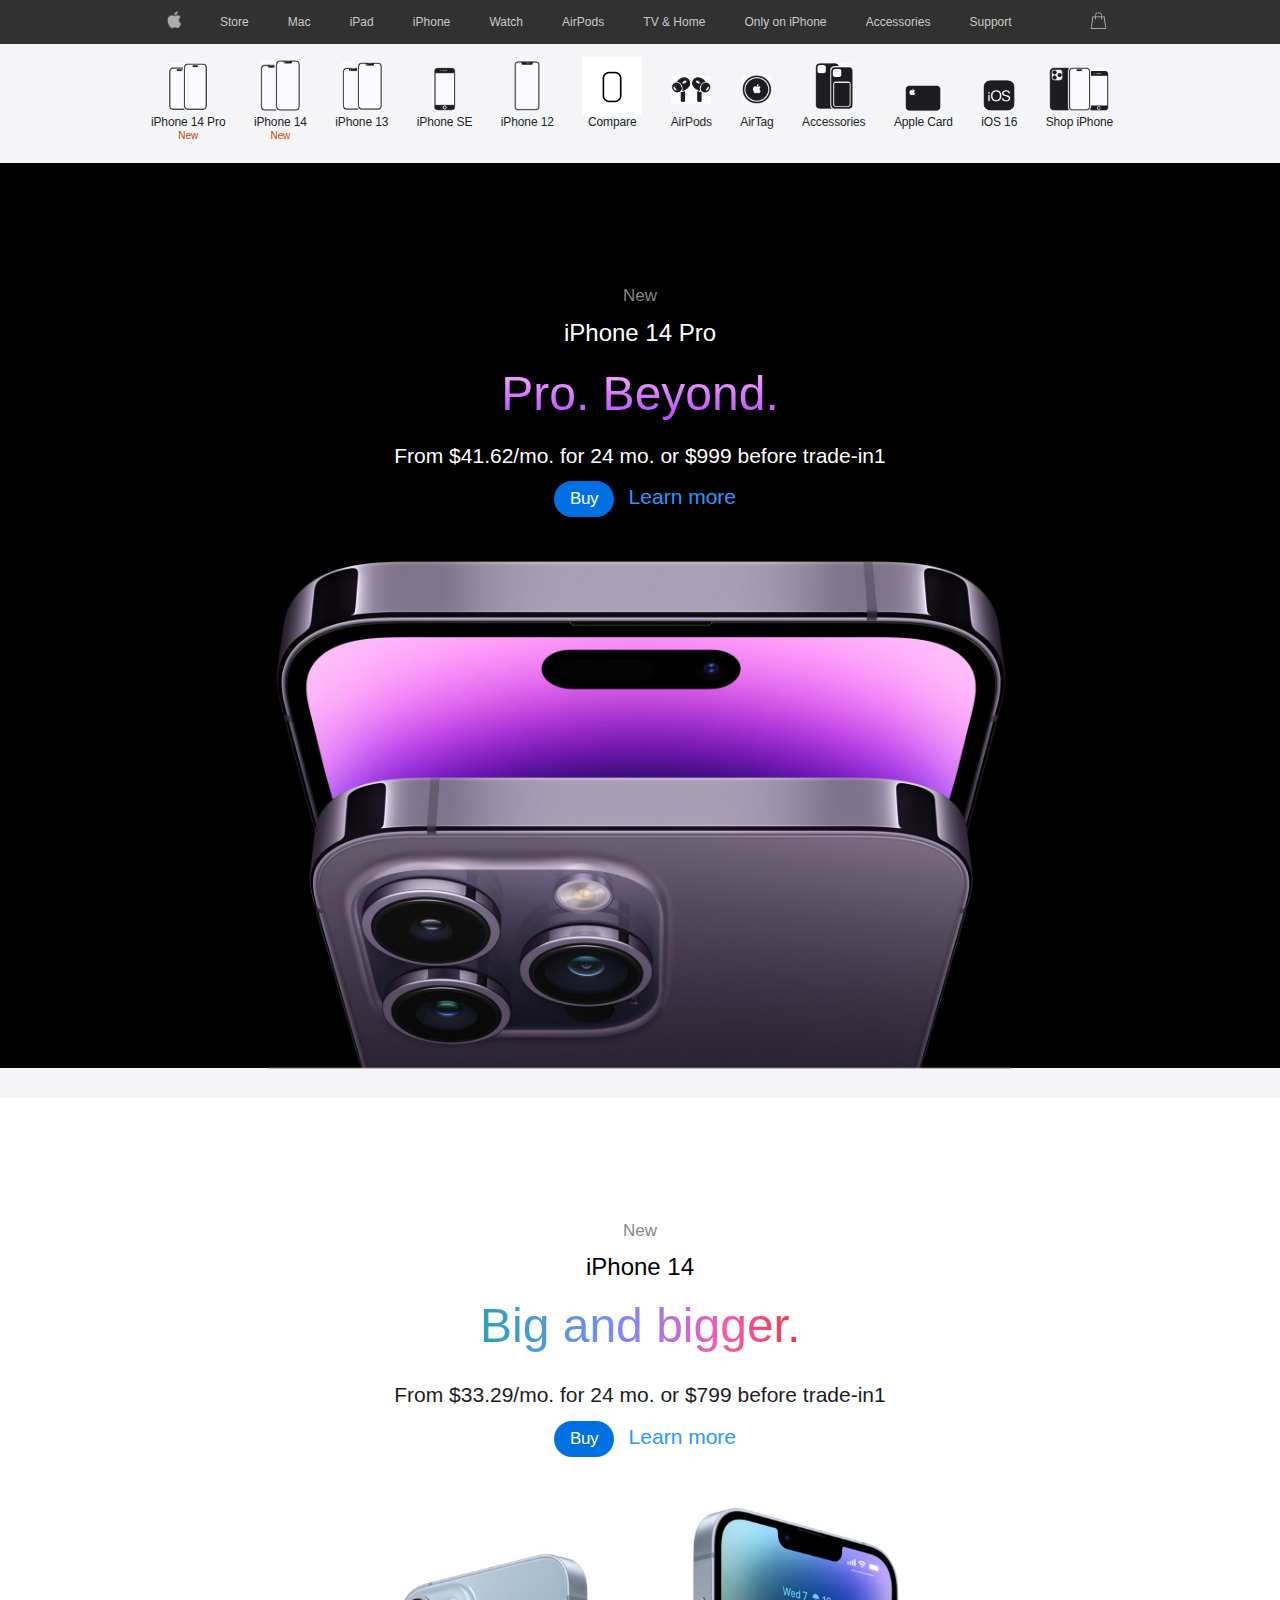
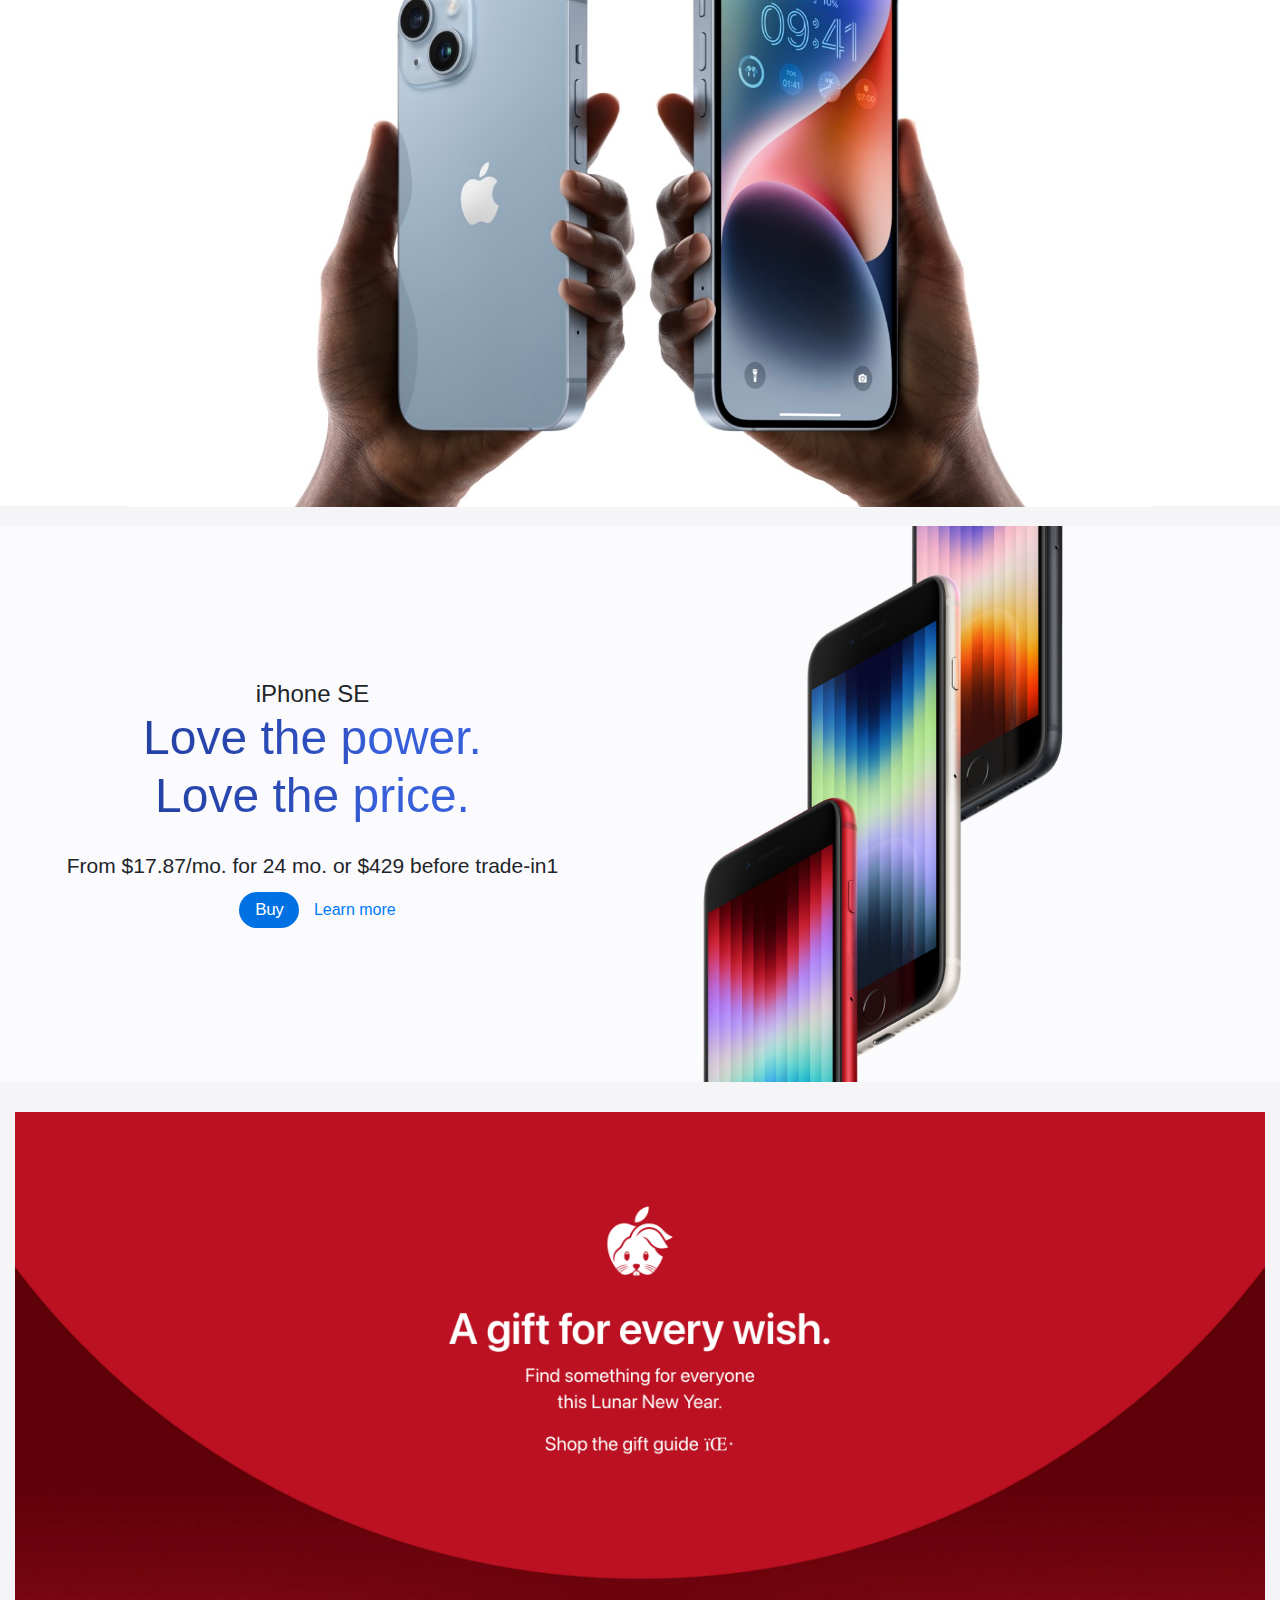
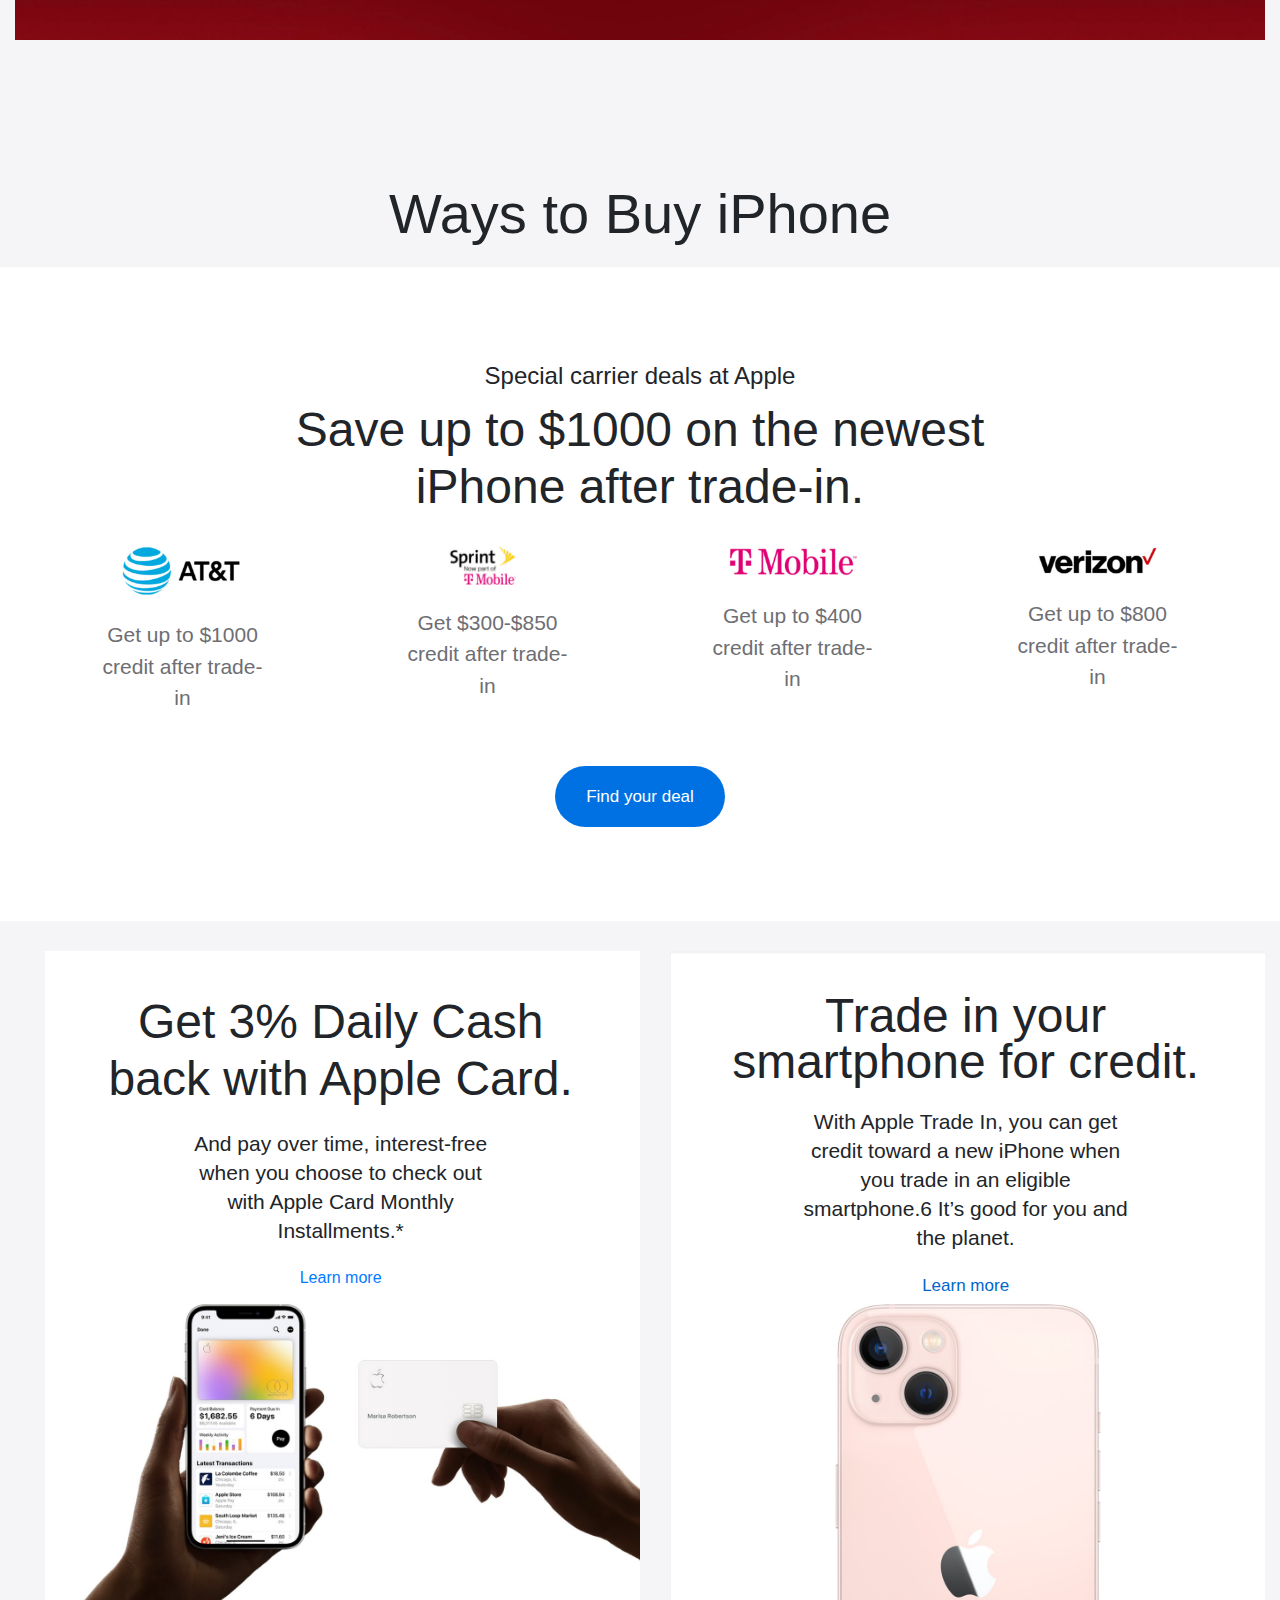
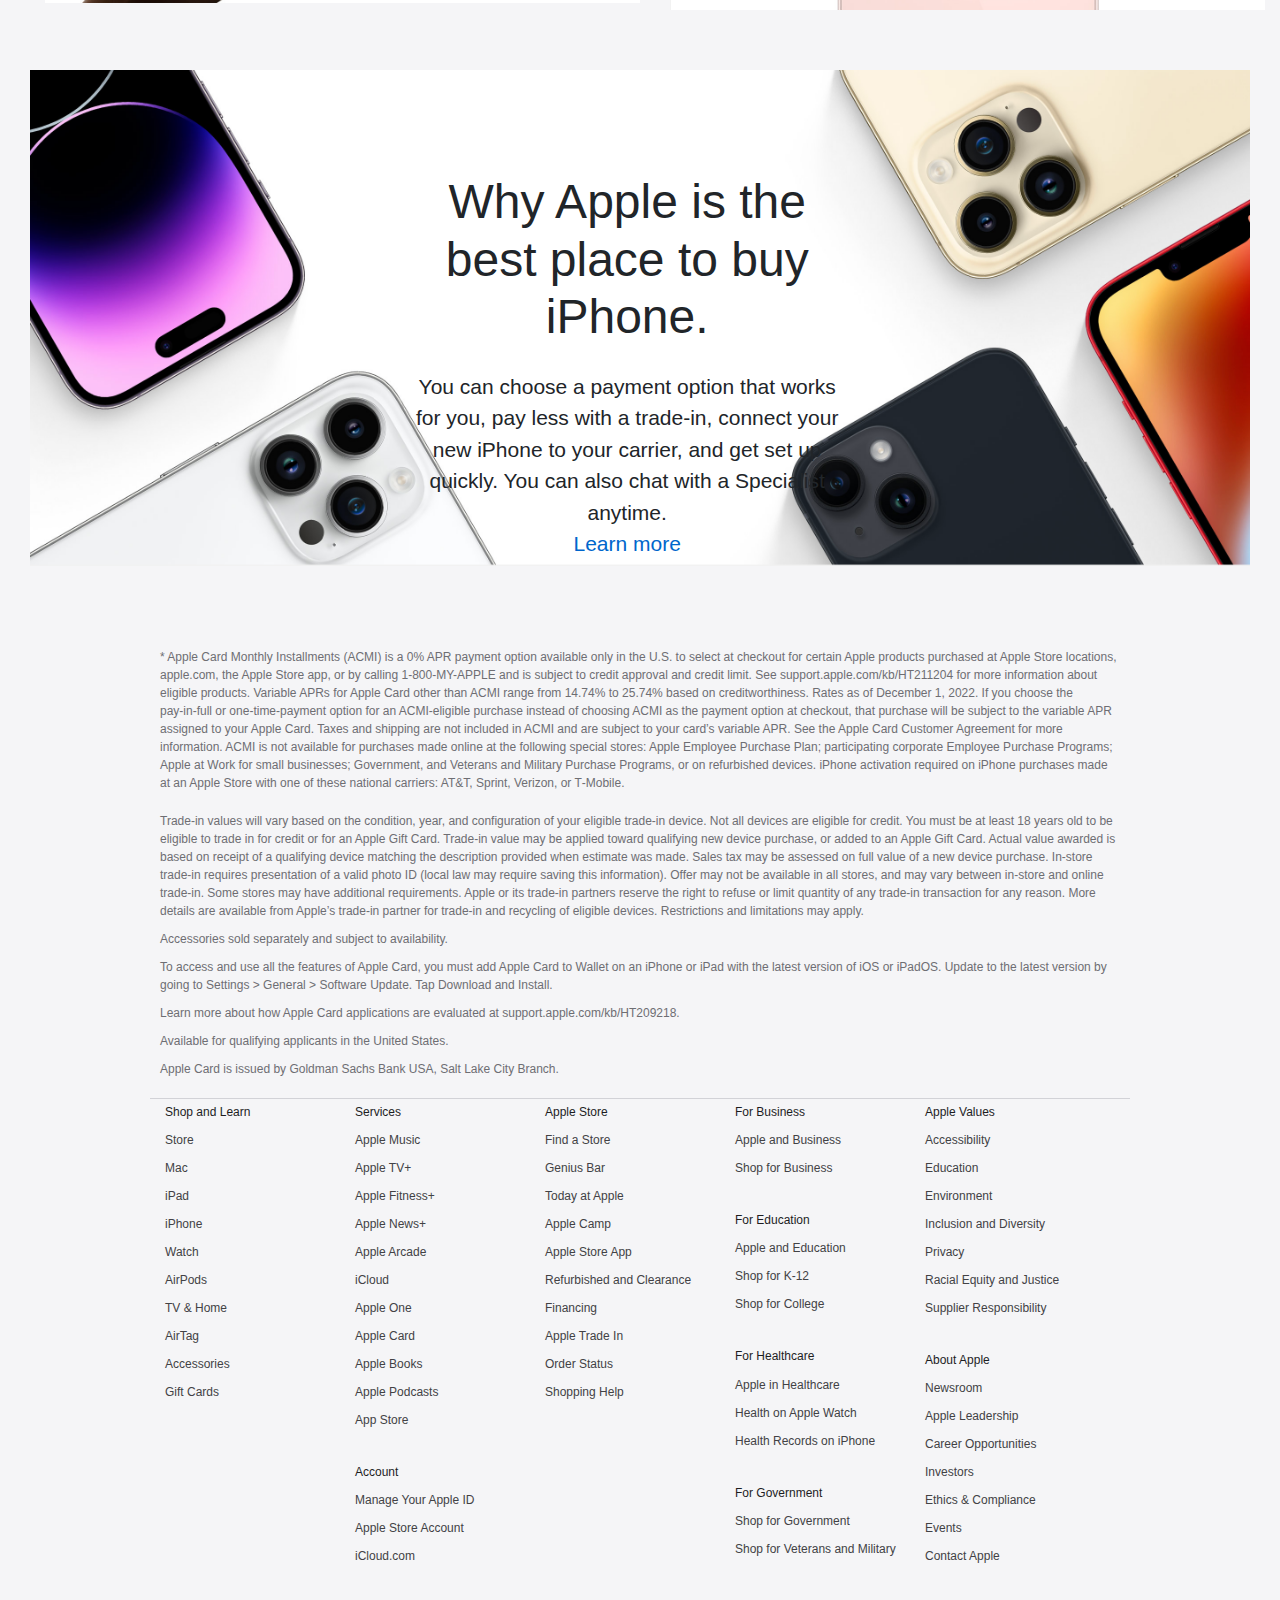
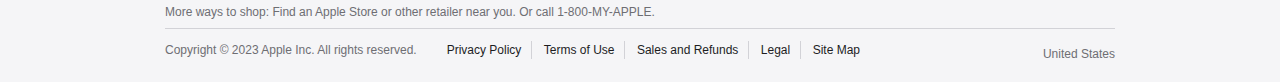
<file: iphone.html>
<!DOCTYPE html>
<html lang="en">
<head>
    <meta charset="UTF-8">
    <meta http-equiv="X-UA-Compatible" content="IE=edge">
    <meta name="viewport" content="width=device-width, initial-scale=1.0">
    <title>iPhone - Apple</title>
    <link rel="stylesheet" href="https://cdnjs.cloudflare.com/ajax/libs/font-awesome/6.2.1/css/all.min.css" 
    integrity="sha512-MV7K8+y+gLIBoVD59lQIYicR65iaqukzvf/nwasF0nqhPay5w/9lJmVM2hMDcnK1OnMGCdVK+iQrJ7lzPJQd1w==" 
    crossorigin="anonymous" referrerpolicy="no-referrer" />
    <link rel="stylesheet" href="https://cdn.jsdelivr.net/npm/bootstrap@4.0.0/dist/css/bootstrap.min.css" 
    integrity="sha384-Gn5384xqQ1aoWXA+058RXPxPg6fy4IWvTNh0E263XmFcJlSAwiGgFAW/dAiS6JXm" crossorigin="anonymous">
    <link rel="stylesheet" href="css/reset.css" type="text/css">
    <link rel="stylesheet" href="css/iphone.css" type="text/css">
    <link rel="icon" href="image/640px-Apple-logo.png" type="image/icon type">
</head>
<body>
    <header>
        <nav class="navbar navbar-expand-lg navbar-light bg-light bg-cus-1">
            <div class="container">
            
            <button class="navbar-toggler header-bars" type="button" data-toggle="collapse" data-target="#navbarSupportedContent" 
            aria-controls="navbarSupportedContent" aria-expanded="false" aria-label="Toggle navigation">
              <span class="navbar-toggler-icon"></span>
            </button>
            <a class="navbar-brand logo-1" href="index.html">
                <img src="image/640px-Apple-logo.png" alt="">
            </a>
            <div class="collapse navbar-collapse" id="navbarSupportedContent">
              <ul class="navbar-nav header-ul-1">
                <li class="nav-item">
                  <a class="nav-link header-a-1" href="store.html">Store</a>
                </li>
                <li class="nav-item">
                    <a class="nav-link header-a-1" href="mac.html">Mac</a>
                  </li>
                  <li class="nav-item">
                    <a class="nav-link header-a-1" href="ipad.html">iPad</a>
                  </li>
                  <li class="nav-item">
                    <a class="nav-link header-a-1" href="iphone.html">iPhone</a>
                  </li>
                  <li class="nav-item">
                    <a class="nav-link header-a-1" href="watch.html">Watch</a>
                  </li>
                  <li class="nav-item">
                    <a class="nav-link header-a-1" href="#">AirPods</a>
                  </li>
                  <li class="nav-item">
                    <a class="nav-link header-a-1" href="#">TV & Home</a>
                  </li>
                  <li class="nav-item">
                    <a class="nav-link header-a-1" href="#">Only on iPhone</a>
                  </li>
                  <li class="nav-item">
                    <a class="nav-link header-a-1" href="#">Accessories</a>
                  </li>
                  <li class="nav-item">
                    <a class="nav-link header-a-1" href="#">Support</a>
                  </li>
                  <li>
                    <form class="form-inline my-2 my-lg-0">
                        <button class="btn btn-outline-success my-2 my-sm-0 header-btn-1" type="submit">
                        <i class="fa-solid fa-magnifying-glass"></i></button>
                    </form>
                  </li>
                  <li>
                    <form class="form-inline my-2 my-lg-0">
                        <button class="btn btn-outline-success my-2 my-sm-0 header-btn-1" type="submit">
                        <img src="image/icons8-shopping-bag-100.png" alt=""></button>
                    </form>
                  </li>
              </ul>
    
            </div>
            </div>
          </nav>
    </header>
    <section class="first-section">
        <div class="row">
            <div class="i-list">
                <div>
                    <img src="image/iphone1.png" alt="">
                    <h4>iPhone 14 Pro</h4>
                    <p>New</p>
                </div>
                <div>
                    <img src="image/iphone2.png" alt="">
                    <h4>iPhone 14</h4>
                    <p>New</p>
                </div>
                <div>
                    <img src="image/iphone3.png" alt="">
                    <h4>iPhone 13</h4>
                </div>
                <div>
                    <img src="image/iphone4.png" alt="">
                    <h4>iPhone SE</h4>
                </div>
                <div>
                    <img src="image/iphone5.png" alt="">
                    <h4>iPhone 12</h4>
                </div>
                <div>
                    <img src="image/mac7.jpg" alt="">
                    <h4>Compare</h4>
                </div>
                <div>
                    <img src="image/iphone6.png" alt="">
                    <h4>AirPods</h4>
                </div>
                <div>
                    <img src="image/iphone7.png" alt="">
                    <h4>AirTag</h4>
                </div>
                <div>
                    <img src="image/iphone8.png" alt="">
                    <h4>Accessories</h4>
                </div>
                <div>
                    <img src="image/iphone9.png" alt="">
                    <h4>Apple Card</h4>
                </div>
                <div>
                    <img src="image/iphone10.png" alt="">
                    <h4>iOS 16</h4>
                </div>
                <div>
                    <img src="image/iphone11.png" alt="">
                    <h4>Shop iPhone</h4>
                </div>
            </div>
        </div>
    </section>
    <section class="second-section">
        <div class="row">
            <div class="second-banner col-md-12">
                <div class="second-banner-text">
                    <p>New</p>
                    <h4>iPhone 14 Pro</h4>
                    <h2>Pro. Beyond.</h2>
                    <p>From $41.62/mo. for 24 mo. or $999 before trade‑in1</p>
                    <div>
                        <a href="">Buy</a>
                        <a href="">Learn more</a>
                    </div>
                </div>
                <div class="second-banner-img">
                    <img src="image/secbannerip.png" alt="">
                </div>
            </div>
        </div>
    </section>
    <section class="third-section">
        <div class="row">
            <div class="third-banner col-md-12">
                <div class="third-banner-text">
                    <p>New</p>
                    <h4>iPhone 14</h4>
                    <h2>Big and bigger.</h2>
                    <p>From $33.29/mo. for 24 mo. or $799 before trade‑in1</p>
                    <div>
                        <a href="">Buy</a>
                        <a href="">Learn more</a>
                    </div>
                </div>
                <div class="third-banner-img">
                    <img src="image/D_iPhone_14_home_1441X660px_pre-order_2x (2) 2.jpeg" alt="">
                </div>
            </div>
        </div>
    </section>
    <section class="fourth-section">
        <div class="row">
            <div class="fourth-banner">
                <div class="fourth-banner-text col-6">
                    <h4>iPhone SE</h4>
                    <h2>Love the power.</h2>
                    <h2>Love the price.</h2>
                    <p>From $17.87/mo. for 24 mo. or $429 before trade‑in1</p>
                    <div>
                        <a href="">Buy</a>
                        <a href="">Learn more</a>
                    </div>
                </div>
                <div class="fourth-banner-img col-6">
                    <img src="image/fourthbanner-2].png" alt="">
                </div>
            </div>
        </div>
    </section>
    <section class="fifth-section">
        <div class="row">
            <img src="image/redbanner.png" alt="">
        </div>
    </section>
    <section class="sixth-section">
        <div class="row">
            <h2>Ways to Buy iPhone</h2>
        </div>
    </section>
    <section class="sevent-section">
        <div class="row">
            <div class="seventh-banner">
                <h4>Special carrier deals at Apple</h4>
                <h2>Save up to $1000 on the newest
                    iPhone after trade‑in.</h2>
                <div class="banks-i">
                    <div class="col-md-3 banks">
                        <img src="image/div-1-2.png" alt="">
                        <p>Get up to $1000
                            credit after trade-in</p>
                    </div>
                    <div class="col-md-3 banks">
                        <img src="image/div-2-2.png" alt="">
                        <p>Get $300-$850
                            credit after trade-in</p>
                    </div>
                    <div class="col-md-3 banks">
                        <img src="image/div-32.png" alt="">
                        <p>Get up to $400
                            credit after trade-in</p>
                    </div>
                    <div class="col-md-3 banks">
                        <img src="image/div-4-2.png" alt="">
                        <p>Get up to $800
                            credit after trade-in</p>
                    </div>
                </div>
                <p>
                    Find your deal
                </p>
            </div>
        </div>
    </section>
    <section class="eighth-section">
        <div class="row col-md-12 now">
            <div class="col-md-6 eighth-1-banner">
                <div class="eighth-1-banner-text">
                    <h2>Get 3% Daily Cash
                        back with Apple Card.</h2>
                    <p>And pay over time, interest‑free
                        when you choose to check out with
                        Apple Card Monthly Installments.*
                        </p>
                    <div>
                        <a href="">Learn more</a>
                    </div>
                </div>
                <div class="eighth-1-banner-img">
                    <img src="image/fifeth-banner-1.jpeg" alt="">
                </div>
            </div>
            <div class="col-md-6 eighth-2-banner">
                <div class="eighth-2-banner-text">
                    <h2>Trade in your smartphone for credit.</h2>
                    <p>With Apple Trade In, you can get credit toward a new iPhone when you trade in an eligible smartphone.6 It’s good for you and the planet.</p>
                    <div>
                        <a href="">Learn more</a>
                    </div>
                </div>
                <div class="eighth-2-banner-img">
                    <img src="image/7-1.png" alt="">
                </div>
            </div>
        </div>
    </section>
    <section class="nineth-section">
        <div class="row">
            <div class="nineth-banner">
                <div class="nineth-banner-text">
                    <h2>Why Apple is the best place to buy iPhone.</h2>
                    <p>You can choose a payment option that works for you, pay less with a trade‑in, connect your new iPhone to your carrier, and get set up quickly.
                        You can also chat with a Specialist anytime.</p>
                    <div>
                        <a href="">Learn more</a>
                    </div>
                </div>
                <div class="nineth-banner-img">
                    <img src="image/8-1.png" alt="">
                </div>
            </div>
        </div>
    </section>
    <footer class="footer-1">
        <div class="container">
             <div class="row">
                <div class="col-md-12 footer-child-1">
                <ul>
                    <li>* Apple Card Monthly Installments (ACMI) is a 0% APR payment option available only in the U.S. to select at checkout for certain Apple products purchased at Apple Store locations, apple.com, the Apple Store app, or by calling 1-800-MY-APPLE and is subject to credit approval and credit limit. See support.apple.com/kb/HT211204 for more information about eligible products. Variable APRs for Apple Card other than ACMI range from 14.74% to 25.74% based on creditworthiness. Rates as of December 1, 2022. If you choose the pay‑in‑full or one‑time‑payment option for an ACMI‑eligible purchase instead of choosing ACMI as the payment option at checkout, that purchase will be subject to the variable APR assigned to your Apple Card. Taxes and shipping are not included in ACMI and are subject to your card’s variable APR. See the Apple Card Customer Agreement for more information. ACMI is not available for purchases made online at the following special stores: Apple Employee Purchase Plan; participating corporate Employee Purchase Programs; Apple at Work for small businesses; Government, and Veterans and Military Purchase Programs, or on refurbished devices. iPhone activation required on iPhone purchases made at an Apple Store with one of these national carriers: AT&T, Sprint, Verizon, or T‑Mobile.<li>
                    <li>Trade-in values will vary based on the condition, year, and configuration of your eligible trade-in device. Not all devices are eligible for credit. You must be at least 18 years old to be eligible to trade in for credit or for an Apple Gift Card. Trade-in value may be applied toward qualifying new device purchase, or added to an Apple Gift Card. Actual value awarded is based on receipt of a qualifying device matching the description provided when estimate was made. Sales tax may be assessed on full value of a new device purchase. In-store trade-in requires presentation of a valid photo ID (local law may require saving this information). Offer may not be available in all stores, and may vary between in-store and online trade-in. Some stores may have additional requirements. Apple or its trade-in partners reserve the right to refuse or limit quantity of any trade-in transaction for any reason. More details are available from Apple’s trade-in partner for trade-in and recycling of eligible devices. Restrictions and limitations may apply.</li>
                    <li>Accessories sold separately and subject to availability.</li>
                    <li>To access and use all the features of Apple Card, you must add Apple Card to Wallet on an iPhone or iPad with the latest version of iOS or iPadOS. Update to the latest version by going to Settings > General > Software Update. Tap Download and Install.
                    </li>
                    <li>Learn more about how Apple Card applications are evaluated at support.apple.com/kb/HT209218.</li>
                    <li>Available for qualifying applicants in the United States.</li>
                    <li>Apple Card is issued by Goldman Sachs Bank USA, Salt Lake City Branch.</li>
                </ul>
                </div>
                <div class="footer-child-2 col-md-12">
                    <div class="col-md footer-div-lists">
                        <label for="ul-1-footer">
                            <h3>Shop and Learn</h3>
                        </label>
                        <ul class="" id="ul-1-footer">
                            <li>
                                <a href="">Store</a>
                            </li>
                            <li>
                                <a href="">Mac</a>
                            </li>
                            <li>
                                <a href="">iPad</a>
                            </li>
                            <li>
                                <a href="">iPhone</a>
                            </li>
                            <li>
                                <a href="">Watch</a>
                            </li>
                            <li>
                                <a href="">AirPods</a>
                            </li>
                            <li>
                                <a href="">TV & Home</a>
                            </li>
                            <li>
                                <a href="">AirTag</a>
                            </li>
                            <li>
                                <a href="">Accessories</a>
                            </li>
                            <li>
                                <a href="">Gift Cards</a>
                            </li>
                        </ul>
                    </div>
                    <div class="col-md footer-div-lists">
                            <label for="">
                                <h3>Services</h3>
                            </label>
                            <ul>
                                <li>
                                    <a href="">Apple Music</a>
                                </li>
                                <li>
                                    <a href="">Apple TV+</a>
                                </li>
                                <li>
                                    <a href="">Apple Fitness+</a>
                                </li>
                                <li>
                                    <a href="">Apple News+</a>
                                </li>
                                <li>
                                    <a href="">Apple Arcade</a>
                                </li>
                                <li>
                                    <a href="">iCloud</a>
                                </li>
                                <li>
                                    <a href="">Apple One</a>
                                </li>
                                <li>
                                    <a href="">Apple Card</a>
                                </li>
                                <li>
                                    <a href="">Apple Books</a>
                                </li>
                                <li>
                                    <a href="">Apple Podcasts</a>
                                </li>
                                <li>
                                    <a href="">App Store</a>
                                </li>
                            </ul>
                        <div>
                            <label for="">
                                <h3>Account</h3>
                            </label>
                            <ul>
                                <li>
                                    <a href="">Manage Your Apple ID</a>
                                </li>
                                <li>
                                    <a href="">Apple Store Account</a>
                                </li>
                                <li>
                                    <a href="">iCloud.com</a>
                                </li>
                            </ul>
                        </div>
                    </div>
                    <div class="col-md footer-div-lists">
                        <label for="">
                            <h3>Apple Store</h3>
                        </label>
                        <ul>
                            <li>
                                <a href="">Find a Store</a>
                            </li>
                            <li>
                                <a href="">Genius Bar</a>
                            </li>
                            <li>
                                <a href="">Today at Apple</a>
                            </li>
                            <li>
                                <a href="">Apple Camp</a>
                            </li>
                            <li>
                                <a href="">Apple Store App</a>
                            </li>
                            <li>
                                <a href="">Refurbished and Clearance</a>
                            </li>
                            <li>
                                <a href="">Financing</a>
                            </li>
                            <li>
                                <a href="">Apple Trade In</a>
                            </li>
                            <li>
                                <a href="">Order Status</a>
                            </li>
                            <li>
                                <a href="">Shopping Help</a>
                            </li>
                        </ul>
                    </div>
                    <div class="col-md footer-div-lists">
                            <label for="">
                                <h3>For Business</h3>
                            </label>
                            <ul>
                                <li>
                                    <a href="">Apple and Business</a>
                                </li>
                                <li>
                                    <a href="">Shop for Business</a>
                                </li>
                            </ul>
                        <div>
                            <label for="">
                                <h3>For Education</h3>
                            </label>
                            <ul>
                                <li>
                                    <a href="">Apple and Education</a>
                                </li>
                                <li>
                                    <a href="">Shop for K-12</a>
                                </li>
                                <li>
                                    <a href="">Shop for College</a>
                                </li>
                            </ul>
                        </div>
                        <div>
                            <label for="">
                                <h3>For Healthcare</h3>
                            </label>
                            <ul>
                                <li>
                                    <a href="">Apple in Healthcare</a>
                                </li>
                                <li>
                                    <a href="">Health on Apple Watch</a>
                                </li>
                                <li>
                                    <a href="">Health Records on iPhone</a>
                                </li>
                            </ul>
                        </div>
                        <div>
                            <label for="">
                                <h3>For Government</h3>
                            </label>
                            <ul>
                                <li>
                                    <a href="">Shop for Government</a>
                                </li>
                                <li>
                                    <a href="">Shop for Veterans and Military</a>
                                </li>
                            </ul>
                        </div>
                    </div>
                    <div class="col-md footer-div-lists">
                        <label for="">
                            <h3>Apple Values</h3>
                        </label>
                        <ul>
                            <li>
                                <a href="">Accessibility</a>
                            </li>
                            <li>
                                <a href="">Education</a>
                            </li>
                            <li>
                                <a href="">Environment</a>
                            </li>
                            <li>
                                <a href="">Inclusion and Diversity</a>
                            </li>
                            <li>
                                <a href="">Privacy</a>
                            </li>
                            <li>
                                <a href="">Racial Equity and Justice</a>
                            </li>
                            <li>
                                <a href="">Supplier Responsibility</a>
                            </li>
                        </ul>
                        <div>
                            <label for="">
                                <h3>About Apple</h3>
                            </label>
                            <ul>
                                <li>
                                    <a href="">Newsroom</a>
                                </li>
                                <li>
                                    <a href="">Apple Leadership</a>
                                </li>
                                <li>
                                    <a href="">Career Opportunities</a>
                                </li>
                                <li>
                                    <a href="">Investors</a>
                                </li>
                                <li>
                                    <a href="">Ethics & Compliance</a>
                                </li>
                                <li>
                                    <a href="">Events</a>
                                </li>
                                <li>
                                    <a href="">Contact Apple</a>
                                </li>
                            </ul>
                        </div>
                    </div>
                </div>
             </div>
        </div>
    <section class="section-4">
        <div class="container">
            <div class="">
                <div class="section-4-child-1">
                    <h3>More ways to shop: Find an Apple Store or other retailer near you. Or call 1-800-MY-APPLE.</h3>
                </div>
                
                <div class="section-4-child-2">
                    <div>Copyright © 2023 Apple Inc. All rights reserved.</div>
                    <div class="links">
                        <a href="">Privacy Policy</a>
                        <a href="">Terms of Use</a>
                        <a href="">Sales and Refunds</a>
                        <a href="">Legal</a>
                        <a href="">Site Map</a>
                    </div>
                    <div>
                        <a href="">United States</a>
                    </div>
                </div>
            </div>
        </div>
    </section>
    </footer>
























<script src="https://code.jquery.com/jquery-3.2.1.slim.min.js" 
integrity="sha384-KJ3o2DKtIkvYIK3UENzmM7KCkRr/rE9/Qpg6aAZGJwFDMVNA/GpGFF93hXpG5KkN" 
crossorigin="anonymous"></script>
<script src="https://cdn.jsdelivr.net/npm/popper.js@1.12.9/dist/umd/popper.min.js" 
integrity="sha384-ApNbgh9B+Y1QKtv3Rn7W3mgPxhU9K/ScQsAP7hUibX39j7fakFPskvXusvfa0b4Q" 
crossorigin="anonymous"></script>
<script src="https://cdn.jsdelivr.net/npm/bootstrap@4.0.0/dist/js/bootstrap.min.js" 
integrity="sha384-JZR6Spejh4U02d8jOt6vLEHfe/JQGiRRSQQxSfFWpi1MquVdAyjUar5+76PVCmYl" 
crossorigin="anonymous"></script>
</body>
</html>
</file>
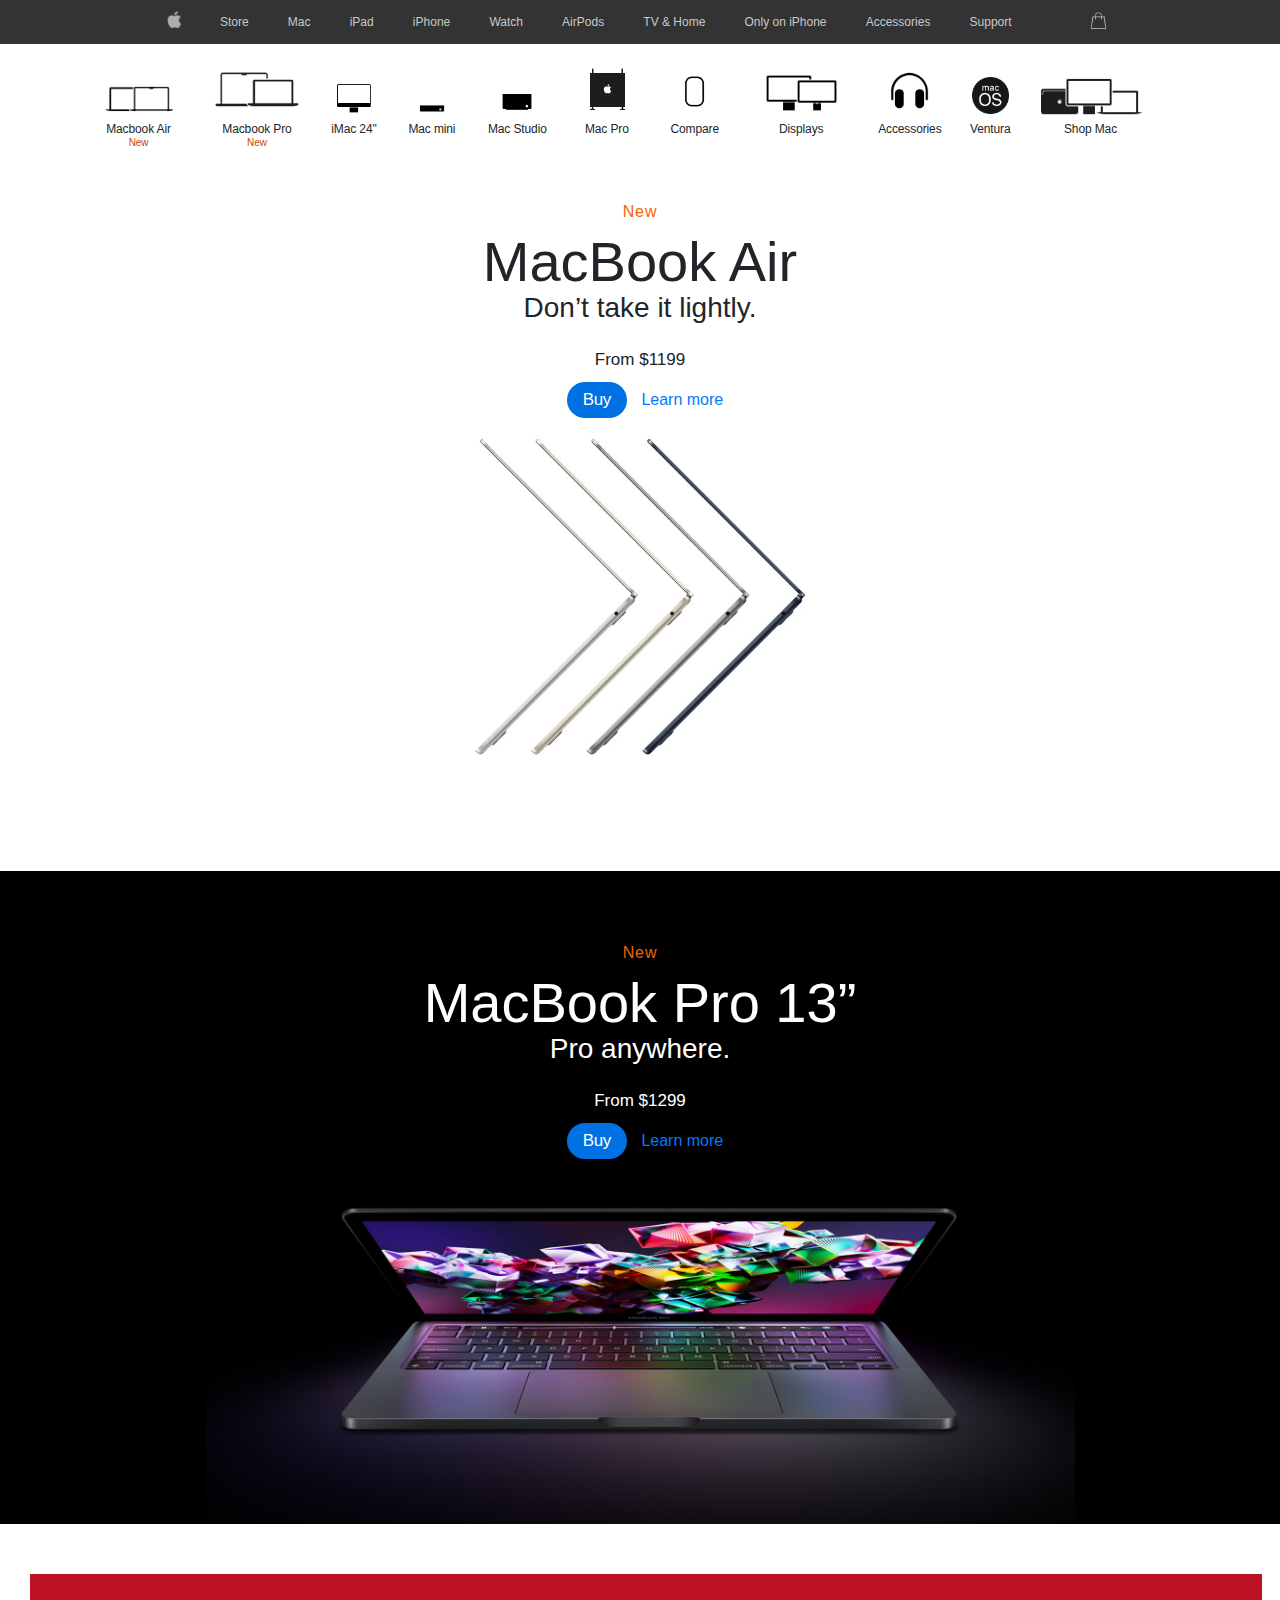
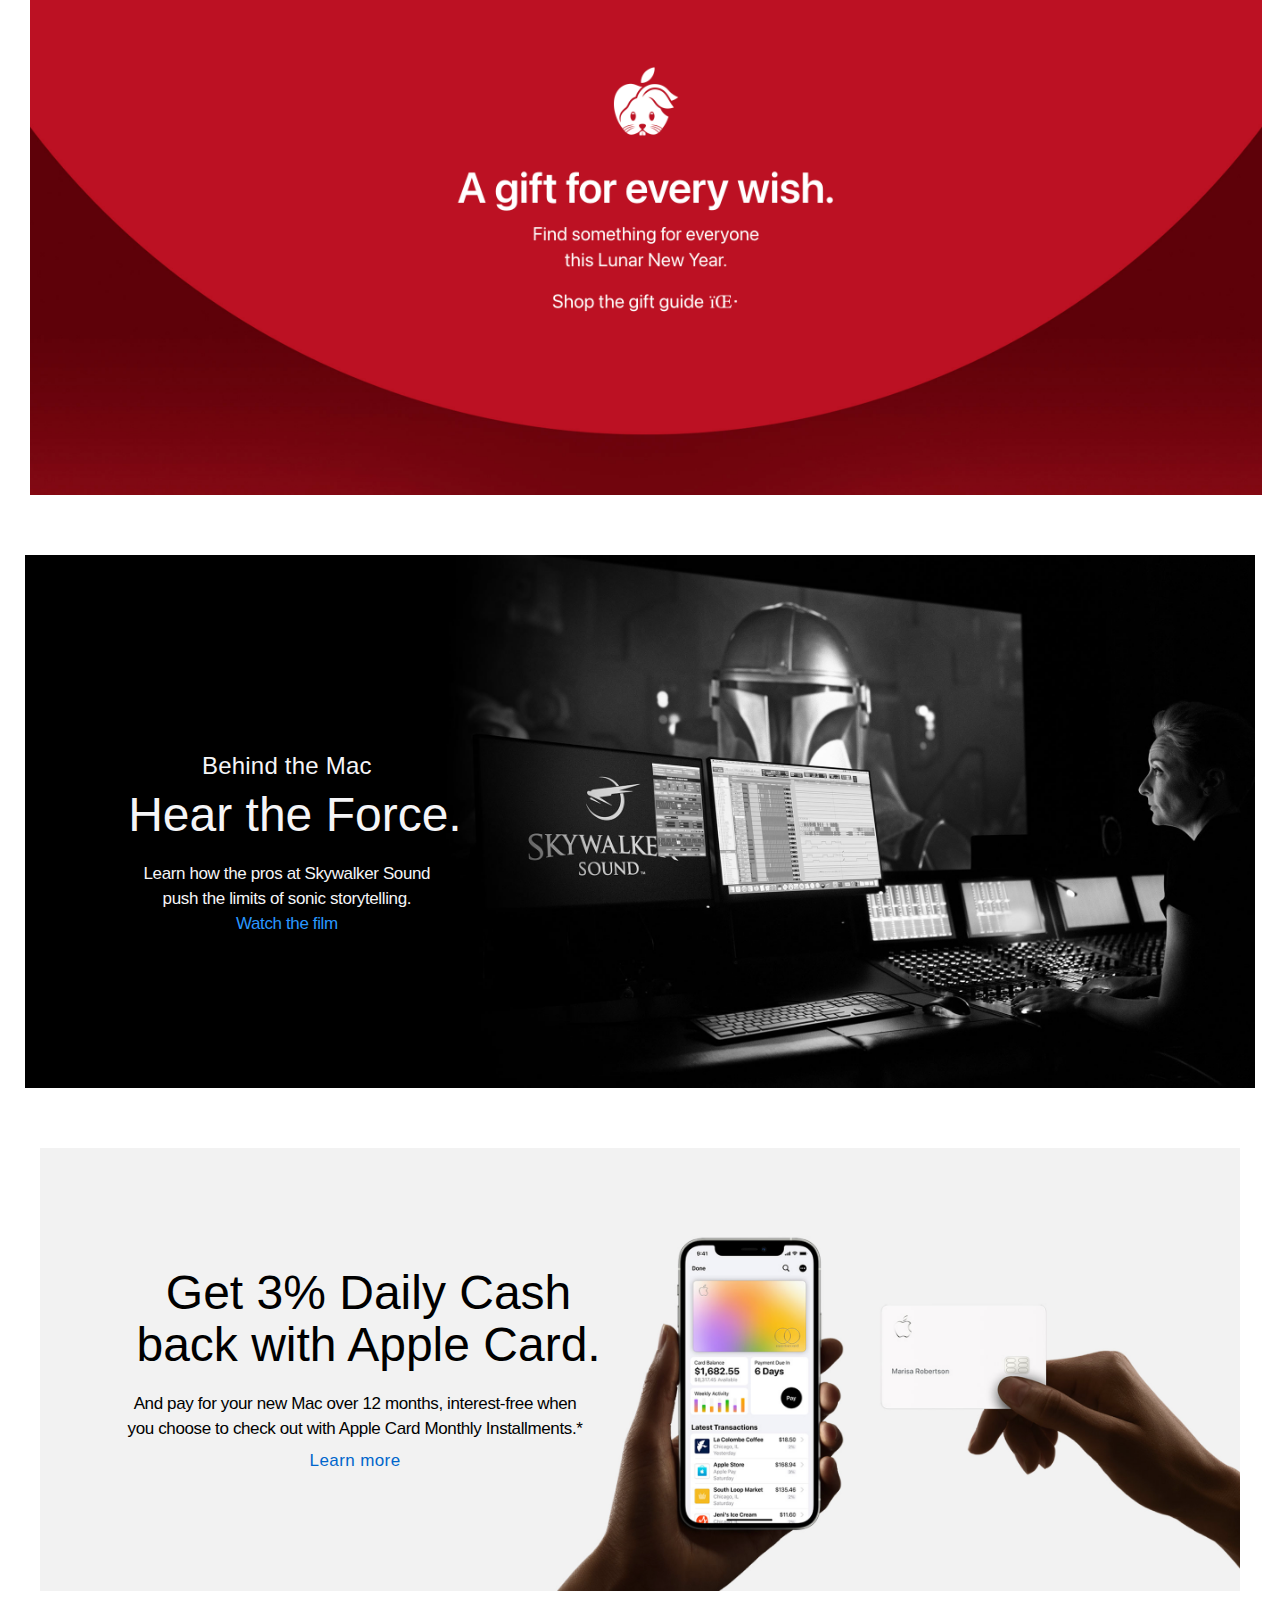
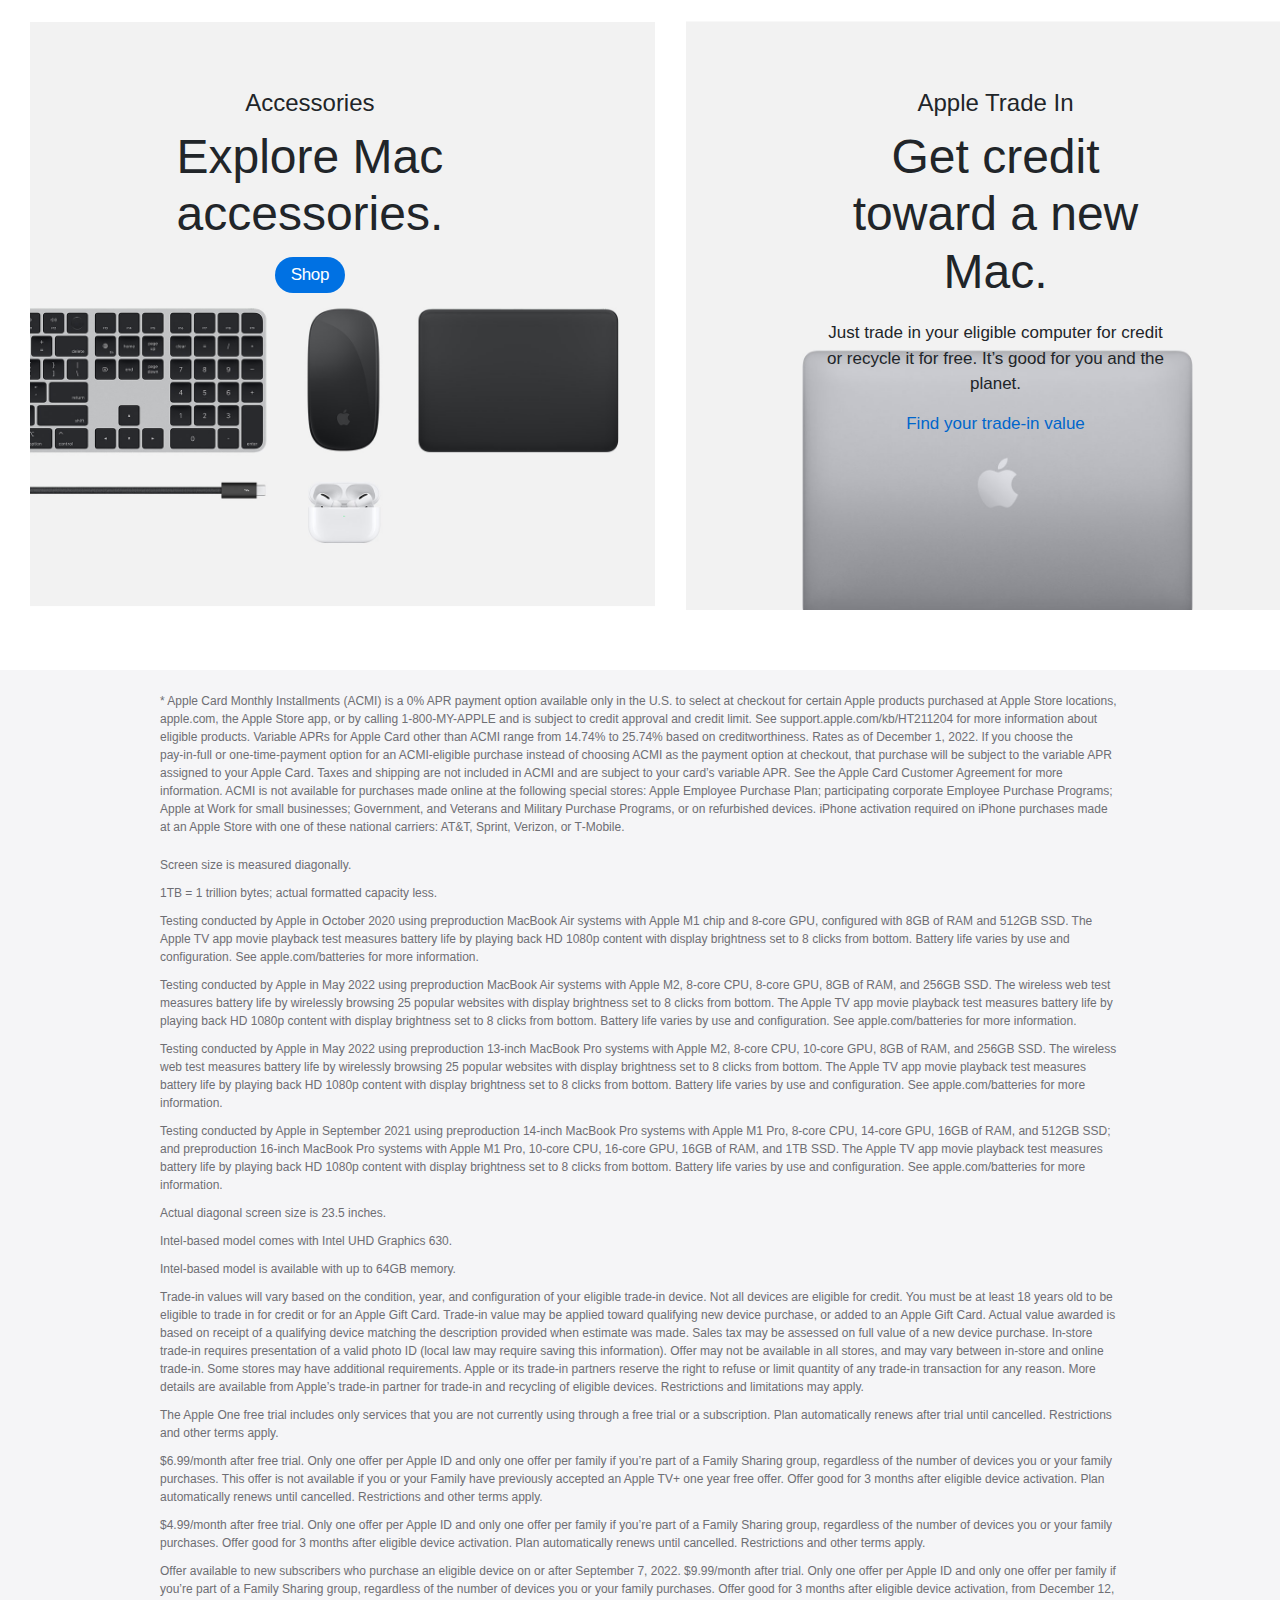
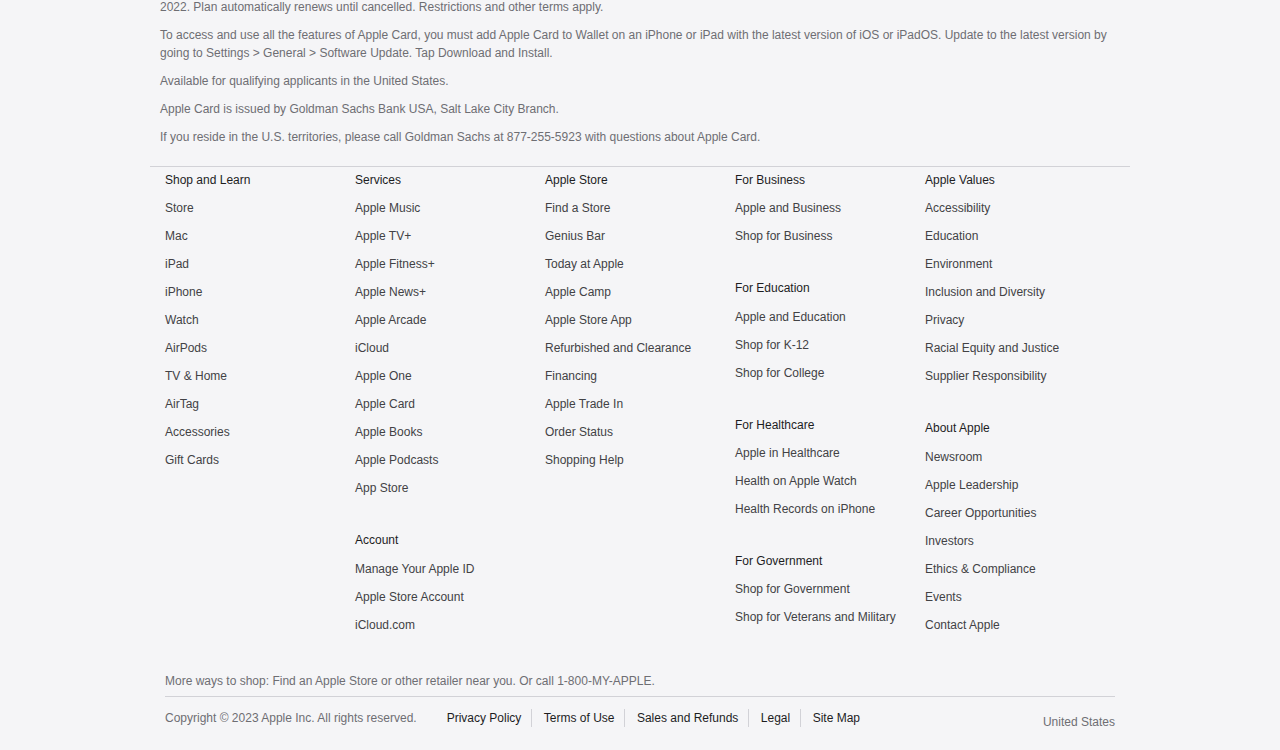
<file: mac.html>
<!DOCTYPE html>
<html lang="en">
<head>
    <meta charset="UTF-8">
    <meta http-equiv="X-UA-Compatible" content="IE=edge">
    <meta name="viewport" content="width=device-width, initial-scale=1.0">
    <title>Mac - Apple</title>
    <link rel="stylesheet" href="https://cdnjs.cloudflare.com/ajax/libs/font-awesome/6.2.1/css/all.min.css" 
    integrity="sha512-MV7K8+y+gLIBoVD59lQIYicR65iaqukzvf/nwasF0nqhPay5w/9lJmVM2hMDcnK1OnMGCdVK+iQrJ7lzPJQd1w==" 
    crossorigin="anonymous" referrerpolicy="no-referrer" />
    <link rel="stylesheet" href="https://cdn.jsdelivr.net/npm/bootstrap@4.0.0/dist/css/bootstrap.min.css" 
    integrity="sha384-Gn5384xqQ1aoWXA+058RXPxPg6fy4IWvTNh0E263XmFcJlSAwiGgFAW/dAiS6JXm" crossorigin="anonymous">
    <link rel="stylesheet" href="css/reset.css" type="text/css">
    <link rel="stylesheet" href="css/mac.css" type="text/css">
    <link rel="icon" href="image/640px-Apple-logo.png" type="image/icon type">
</head>
<body>
    <header>
        <nav class="navbar navbar-expand-lg navbar-light bg-light bg-cus-1">
            <div class="container">
            
            <button class="navbar-toggler header-bars" type="button" data-toggle="collapse" data-target="#navbarSupportedContent" 
            aria-controls="navbarSupportedContent" aria-expanded="false" aria-label="Toggle navigation">
              <span class="navbar-toggler-icon"></span>
            </button>
            <a class="navbar-brand logo-1" href="index.html">
                <img src="image/640px-Apple-logo.png" alt="">
            </a>
            <div class="collapse navbar-collapse" id="navbarSupportedContent">
              <ul class="navbar-nav header-ul-1">
                <li class="nav-item">
                  <a class="nav-link header-a-1" href="store.html">Store</a>
                </li>
                <li class="nav-item">
                    <a class="nav-link header-a-1" href="mac.html">Mac</a>
                  </li>
                  <li class="nav-item">
                    <a class="nav-link header-a-1" href="ipad.html">iPad</a>
                  </li>
                  <li class="nav-item">
                    <a class="nav-link header-a-1" href="iphone.html">iPhone</a>
                  </li>
                  <li class="nav-item">
                    <a class="nav-link header-a-1" href="watch.html">Watch</a>
                  </li>
                  <li class="nav-item">
                    <a class="nav-link header-a-1" href="#">AirPods</a>
                  </li>
                  <li class="nav-item">
                    <a class="nav-link header-a-1" href="#">TV & Home</a>
                  </li>
                  <li class="nav-item">
                    <a class="nav-link header-a-1" href="#">Only on iPhone</a>
                  </li>
                  <li class="nav-item">
                    <a class="nav-link header-a-1" href="#">Accessories</a>
                  </li>
                  <li class="nav-item">
                    <a class="nav-link header-a-1" href="#">Support</a>
                  </li>
                  <li>
                    <form class="form-inline my-2 my-lg-0">
                        <button class="btn btn-outline-success my-2 my-sm-0 header-btn-1" type="submit">
                        <i class="fa-solid fa-magnifying-glass"></i></button>
                    </form>
                  </li>
                  <li>
                    <form class="form-inline my-2 my-lg-0">
                        <button class="btn btn-outline-success my-2 my-sm-0 header-btn-1" type="submit">
                        <img src="image/icons8-shopping-bag-100.png" alt=""></button>
                    </form>
                  </li>
              </ul>
    
            </div>
            </div>
          </nav>
    </header>
    <section class="first-section">
        <div class="row">
            <div class="mac-list">
                <div>
                    <img src="image/mac1.png" alt="">
                    <h4>Macbook Air</h4>
                    <p>New</p>
                </div>
                <div>
                    <img src="image/mac2.png" alt="">
                    <h4>Macbook Pro</h4>
                    <p>New</p>
                </div>
                <div>
                    <img src="image/mac3.png" alt="">
                    <h4>iMac 24"</h4>
                </div>
                <div>
                    <img src="image/mac4.png" alt="">
                    <h4>Mac mini</h4>
                </div>
                <div>
                    <img src="image/mac5.png" alt="">
                    <h4>Mac Studio</h4>
                </div>
                <div>
                    <img src="image/mac6.png" alt="">
                    <h4>Mac Pro</h4>
                </div>
                <div>
                    <img src="image/mac7.jpg" alt="">
                    <h4>Compare</h4>
                </div>
                <div>
                    <img src="image/mac8.png" alt="">
                    <h4>Displays</h4>
                </div>
                <div>
                    <img src="image/mac9.jpg" alt="">
                    <h4>Accessories</h4>
                </div>
                <div>
                    <img src="image/mac10.svg.png" alt="">
                    <h4>Ventura</h4>
                </div>
                <div>
                    <img src="image/mac11.png" alt="">
                    <h4>Shop Mac</h4>
                </div>
                <div class="clear"></div>
            </div>
        </div>
    </section>
    <section class="second-section">
        <div class="row">
            <div class="col-md-12 second-banner">
                <div class="second-banner-text">
                    <p>New</p>
                    <h2>MacBook Air</h2>
                    <h3>Don’t take it lightly.</h3>
                    <p>From $1199</p>
                    <div>
                        <a href="">Buy</a>
                        <a href="">Learn more</a>
                    </div>
                </div>
                <div class="second-banner-img">
                    <img src="image/macbook-ari-priview.jpg" alt="">
                </div>
            </div>
        </div>
    </section>
    <section class="third-section">
        <div class="row">
            <div class="col-md-12 third-banner">
                <div class="third-banner-text">
                    <p>New</p>
                    <h2>MacBook Pro 13”</h2>
                    <h3>Pro anywhere.</h3>
                    <p>From $1299</p>
                    <div>
                        <a href="">Buy</a>
                        <a href="">Learn more</a>
                    </div>
                </div>
                <div class="third-banner-img">
                    <img src="image/macbookpro.png" alt="">
                </div>
            </div>
        </div>
    </section>
    <section class="fourth-section">
        <img src="image/redbanner.png" alt="">
    </section>
    <section class="fifeth-section">
        <div class="row">
            <div class="fifeth-banner">
                <div class="fifeth-banner-text">
                    <h4>Behind the Mac</h4>
                    <h2>Hear the Force.</h2>
                    <p>Learn how the pros at Skywalker Sound push 
                    the limits of sonic storytelling.</p>
                    <div>
                        <a href="">Watch the film</a>
                    </div>
                </div>
                <div class="fifeth-banner-img">
                    <img src="image/fourthbanner.png" alt="">
                </div>
            </div>
        </div>
    </section>
    <section class="sixeth-section">
        <div class="row">
            <div class="col-md-12 sixeth-banner">
                <div class="sixeth-banner-text">
                    <h2>Get 3% Daily Cash 
                        back with Apple Card.</h2>
                    <p>And pay for your new Mac over 12 months,
                        interest‑free when you choose to check out
                        with Apple Card Monthly Installments.*</p>
                    <div>
                        <a href="">Learn more</a>
                    </div>
                </div>
                <div class="sixeth-banner-img">
                    <img src="image/sixethbanner.png" alt="">
                </div>
            </div>
        </div>
    </section>
    <section class="seventh-section">
        <div class="row now">
            <div class="col-md-6 seventh-1-banner">
                <div class="seventh-1-banner-text">
                    <h4>Accessories</h4>
                    <h2>Explore Mac accessories.</h2>
                    <div>
                        <a href="">Shop</a>
                    </div>
                </div>
                <div class="seventh-1-banner-img">
                    <img src="image/seventh-1-banner.png" alt="">
                </div>
            </div>
            <div class="col-md-6 seventh-2-banner">
                <div class="seventh-2-banner-text">
                    <h4>Apple Trade In</h4>
                    <h2>Get credit toward a new Mac.</h2>
                    <p>Just trade in your eligible computer for credit or recycle it for free. 
                        It’s good for you and the planet.</p>
                    <div>
                        <a href="">Find your trade‑in value</a>
                    </div>
                </div>
                <div class="seventh-2-banner-img">
                    <img src="image/seventh-2-banner.png" alt="">
                </div>
            </div>
        </div>
    </section>

    <footer class="footer-1">
        <div class="container">
             <div class="row">
                <div class="col-md-12 footer-child-1">
                <ul>
                    <li>* Apple Card Monthly Installments (ACMI) is a 0% APR payment option available only in the U.S. to select at checkout for certain Apple products purchased at Apple Store locations, apple.com, the Apple Store app, or by calling 1-800-MY-APPLE and is subject to credit approval and credit limit. See support.apple.com/kb/HT211204 for more information about eligible products. Variable APRs for Apple Card other than ACMI range from 14.74% to 25.74% based on creditworthiness. Rates as of December 1, 2022. If you choose the pay‑in‑full or one‑time‑payment option for an ACMI‑eligible purchase instead of choosing ACMI as the payment option at checkout, that purchase will be subject to the variable APR assigned to your Apple Card. Taxes and shipping are not included in ACMI and are subject to your card’s variable APR. See the Apple Card Customer Agreement for more information. ACMI is not available for purchases made online at the following special stores: Apple Employee Purchase Plan; participating corporate Employee Purchase Programs; Apple at Work for small businesses; Government, and Veterans and Military Purchase Programs, or on refurbished devices. iPhone activation required on iPhone purchases made at an Apple Store with one of these national carriers: AT&T, Sprint, Verizon, or T‑Mobile.<li>
                    <li>Screen size is measured diagonally.</li>
                    <li>
                        1TB = 1 trillion bytes; actual formatted capacity less.</li>
                    <li>Testing conducted by Apple in October 2020 using preproduction MacBook Air systems with Apple M1 chip and 8-core GPU, configured with 8GB of RAM and 512GB SSD. The Apple TV app movie playback test measures battery life by playing back HD 1080p content with display brightness set to 8 clicks from bottom. Battery life varies by use and configuration. See apple.com/batteries for more information.</li>
                    <li>Testing conducted by Apple in May 2022 using preproduction MacBook Air systems with Apple M2, 8-core CPU, 8-core GPU, 8GB of RAM, and 256GB SSD. The wireless web test measures battery life by wirelessly browsing 25 popular websites with display brightness set to 8 clicks from bottom. The Apple TV app movie playback test measures battery life by playing back HD 1080p content with display brightness set to 8 clicks from bottom. Battery life varies by use and configuration. See apple.com/batteries for more information.</li>
                    <li>Testing conducted by Apple in May 2022 using preproduction 13‑inch MacBook Pro systems with Apple M2, 8‑core CPU, 10‑core GPU, 8GB of RAM, and 256GB SSD. The wireless web test measures battery life by wirelessly browsing 25 popular websites with display brightness set to 8 clicks from bottom. The Apple TV app movie playback test measures battery life by playing back HD 1080p content with display brightness set to 8 clicks from bottom. Battery life varies by use and configuration. See apple.com/batteries for more information.</li>
                    <li>Testing conducted by Apple in September 2021 using preproduction 14-inch MacBook Pro systems with Apple M1 Pro, 8-core CPU, 14-core GPU, 16GB of RAM, and 512GB SSD; and preproduction 16-inch MacBook Pro systems with Apple M1 Pro, 10-core CPU, 16-core GPU, 16GB of RAM, and 1TB SSD. The Apple TV app movie playback test measures battery life by playing back HD 1080p content with display brightness set to 8 clicks from bottom. Battery life varies by use and configuration. See apple.com/batteries for more information.</li>
                    <li>Actual diagonal screen size is 23.5 inches.</li>
                    <li>Intel-based model comes with Intel UHD Graphics 630.</li>
                    <li>Intel-based model is available with up to 64GB memory.</li>
                    <li>Trade-in values will vary based on the condition, year, and configuration of your eligible trade-in device. Not all devices are eligible for credit. You must be at least 18 years old to be eligible to trade in for credit or for an Apple Gift Card. Trade-in value may be applied toward qualifying new device purchase, or added to an Apple Gift Card. Actual value awarded is based on receipt of a qualifying device matching the description provided when estimate was made. Sales tax may be assessed on full value of a new device purchase. In-store trade-in requires presentation of a valid photo ID (local law may require saving this information). Offer may not be available in all stores, and may vary between in-store and online trade-in. Some stores may have additional requirements. Apple or its trade-in partners reserve the right to refuse or limit quantity of any trade-in transaction for any reason. More details are available from Apple’s trade-in partner for trade-in and recycling of eligible devices. Restrictions and limitations may apply.</li>
                    <li>The Apple One free trial includes only services that you are not currently using through a free trial or a subscription. Plan automatically renews after trial until cancelled. Restrictions and other terms apply.</li>
                    <li>$6.99/month after free trial. Only one offer per Apple ID and only one offer per family if you’re part of a Family Sharing group, regardless of the number of devices you or your family purchases. This offer is not available if you or your Family have previously accepted an Apple TV+ one year free offer. Offer good for 3 months after eligible device activation. Plan automatically renews until cancelled. Restrictions and other terms apply.</li>
                    <li>
                        $4.99/month after free trial. Only one offer per Apple ID and only one offer per family if you’re part of a Family Sharing group, regardless of the number of devices you or your family purchases. Offer good for 3 months after eligible device activation. Plan automatically renews until cancelled. Restrictions and other terms apply.</li>
                    <li>Offer available to new subscribers who purchase an eligible device on or after September 7, 2022. $9.99/month after trial. Only one offer per Apple ID and only one offer per family if you’re part of a Family Sharing group, regardless of the number of devices you or your family purchases. Offer good for 3 months after eligible device activation, from December 12, 2022. Plan automatically renews until cancelled. Restrictions and other terms apply.</li>
                    <li>
                        To access and use all the features of Apple Card, you must add Apple Card to Wallet on an iPhone or iPad with the latest version of iOS or iPadOS. Update to the latest version by going to Settings > General > Software Update. Tap Download and Install.</li>
                    <li>
                        Available for qualifying applicants in the United States.</li>
                    <li>Apple Card is issued by Goldman Sachs Bank USA, Salt Lake City Branch.</li>

                   <li>If you reside in the U.S. territories, please call Goldman Sachs at 877‑255‑5923 with questions about Apple Card.</li>




                </ul>
                </div>
                <div class="footer-child-2 col-md-12">
                    <div class="col-md footer-div-lists">
                        <label for="ul-1-footer">
                            <h3>Shop and Learn</h3>
                        </label>
                        <ul class="" id="ul-1-footer">
                            <li>
                                <a href="">Store</a>
                            </li>
                            <li>
                                <a href="">Mac</a>
                            </li>
                            <li>
                                <a href="">iPad</a>
                            </li>
                            <li>
                                <a href="">iPhone</a>
                            </li>
                            <li>
                                <a href="">Watch</a>
                            </li>
                            <li>
                                <a href="">AirPods</a>
                            </li>
                            <li>
                                <a href="">TV & Home</a>
                            </li>
                            <li>
                                <a href="">AirTag</a>
                            </li>
                            <li>
                                <a href="">Accessories</a>
                            </li>
                            <li>
                                <a href="">Gift Cards</a>
                            </li>
                        </ul>
                    </div>
                    <div class="col-md footer-div-lists">
                            <label for="">
                                <h3>Services</h3>
                            </label>
                            <ul>
                                <li>
                                    <a href="">Apple Music</a>
                                </li>
                                <li>
                                    <a href="">Apple TV+</a>
                                </li>
                                <li>
                                    <a href="">Apple Fitness+</a>
                                </li>
                                <li>
                                    <a href="">Apple News+</a>
                                </li>
                                <li>
                                    <a href="">Apple Arcade</a>
                                </li>
                                <li>
                                    <a href="">iCloud</a>
                                </li>
                                <li>
                                    <a href="">Apple One</a>
                                </li>
                                <li>
                                    <a href="">Apple Card</a>
                                </li>
                                <li>
                                    <a href="">Apple Books</a>
                                </li>
                                <li>
                                    <a href="">Apple Podcasts</a>
                                </li>
                                <li>
                                    <a href="">App Store</a>
                                </li>
                            </ul>
                        <div>
                            <label for="">
                                <h3>Account</h3>
                            </label>
                            <ul>
                                <li>
                                    <a href="">Manage Your Apple ID</a>
                                </li>
                                <li>
                                    <a href="">Apple Store Account</a>
                                </li>
                                <li>
                                    <a href="">iCloud.com</a>
                                </li>
                            </ul>
                        </div>
                    </div>
                    <div class="col-md footer-div-lists">
                        <label for="">
                            <h3>Apple Store</h3>
                        </label>
                        <ul>
                            <li>
                                <a href="">Find a Store</a>
                            </li>
                            <li>
                                <a href="">Genius Bar</a>
                            </li>
                            <li>
                                <a href="">Today at Apple</a>
                            </li>
                            <li>
                                <a href="">Apple Camp</a>
                            </li>
                            <li>
                                <a href="">Apple Store App</a>
                            </li>
                            <li>
                                <a href="">Refurbished and Clearance</a>
                            </li>
                            <li>
                                <a href="">Financing</a>
                            </li>
                            <li>
                                <a href="">Apple Trade In</a>
                            </li>
                            <li>
                                <a href="">Order Status</a>
                            </li>
                            <li>
                                <a href="">Shopping Help</a>
                            </li>
                        </ul>
                    </div>
                    <div class="col-md footer-div-lists">
                            <label for="">
                                <h3>For Business</h3>
                            </label>
                            <ul>
                                <li>
                                    <a href="">Apple and Business</a>
                                </li>
                                <li>
                                    <a href="">Shop for Business</a>
                                </li>
                            </ul>
                        <div>
                            <label for="">
                                <h3>For Education</h3>
                            </label>
                            <ul>
                                <li>
                                    <a href="">Apple and Education</a>
                                </li>
                                <li>
                                    <a href="">Shop for K-12</a>
                                </li>
                                <li>
                                    <a href="">Shop for College</a>
                                </li>
                            </ul>
                        </div>
                        <div>
                            <label for="">
                                <h3>For Healthcare</h3>
                            </label>
                            <ul>
                                <li>
                                    <a href="">Apple in Healthcare</a>
                                </li>
                                <li>
                                    <a href="">Health on Apple Watch</a>
                                </li>
                                <li>
                                    <a href="">Health Records on iPhone</a>
                                </li>
                            </ul>
                        </div>
                        <div>
                            <label for="">
                                <h3>For Government</h3>
                            </label>
                            <ul>
                                <li>
                                    <a href="">Shop for Government</a>
                                </li>
                                <li>
                                    <a href="">Shop for Veterans and Military</a>
                                </li>
                            </ul>
                        </div>
                    </div>
                    <div class="col-md footer-div-lists">
                        <label for="">
                            <h3>Apple Values</h3>
                        </label>
                        <ul>
                            <li>
                                <a href="">Accessibility</a>
                            </li>
                            <li>
                                <a href="">Education</a>
                            </li>
                            <li>
                                <a href="">Environment</a>
                            </li>
                            <li>
                                <a href="">Inclusion and Diversity</a>
                            </li>
                            <li>
                                <a href="">Privacy</a>
                            </li>
                            <li>
                                <a href="">Racial Equity and Justice</a>
                            </li>
                            <li>
                                <a href="">Supplier Responsibility</a>
                            </li>
                        </ul>
                        <div>
                            <label for="">
                                <h3>About Apple</h3>
                            </label>
                            <ul>
                                <li>
                                    <a href="">Newsroom</a>
                                </li>
                                <li>
                                    <a href="">Apple Leadership</a>
                                </li>
                                <li>
                                    <a href="">Career Opportunities</a>
                                </li>
                                <li>
                                    <a href="">Investors</a>
                                </li>
                                <li>
                                    <a href="">Ethics & Compliance</a>
                                </li>
                                <li>
                                    <a href="">Events</a>
                                </li>
                                <li>
                                    <a href="">Contact Apple</a>
                                </li>
                            </ul>
                        </div>
                    </div>
                </div>
             </div>
        </div>
    <section class="section-4">
        <div class="container">
            <div class="">
                <div class="section-4-child-1">
                    <h3>More ways to shop: Find an Apple Store or other retailer near you. Or call 1-800-MY-APPLE.</h3>
                </div>
                
                <div class="section-4-child-2">
                    <div>Copyright © 2023 Apple Inc. All rights reserved.</div>
                    <div class="links">
                        <a href="">Privacy Policy</a>
                        <a href="">Terms of Use</a>
                        <a href="">Sales and Refunds</a>
                        <a href="">Legal</a>
                        <a href="">Site Map</a>
                    </div>
                    <div>
                        <a href="">United States</a>
                    </div>
                </div>
            </div>
        </div>
    </section>
    </footer>

















<script src="https://code.jquery.com/jquery-3.2.1.slim.min.js" 
integrity="sha384-KJ3o2DKtIkvYIK3UENzmM7KCkRr/rE9/Qpg6aAZGJwFDMVNA/GpGFF93hXpG5KkN" 
crossorigin="anonymous"></script>
<script src="https://cdn.jsdelivr.net/npm/popper.js@1.12.9/dist/umd/popper.min.js" 
integrity="sha384-ApNbgh9B+Y1QKtv3Rn7W3mgPxhU9K/ScQsAP7hUibX39j7fakFPskvXusvfa0b4Q" 
crossorigin="anonymous"></script>
<script src="https://cdn.jsdelivr.net/npm/bootstrap@4.0.0/dist/js/bootstrap.min.js" 
integrity="sha384-JZR6Spejh4U02d8jOt6vLEHfe/JQGiRRSQQxSfFWpi1MquVdAyjUar5+76PVCmYl" 
crossorigin="anonymous"></script>
</body>
</html>
</file>
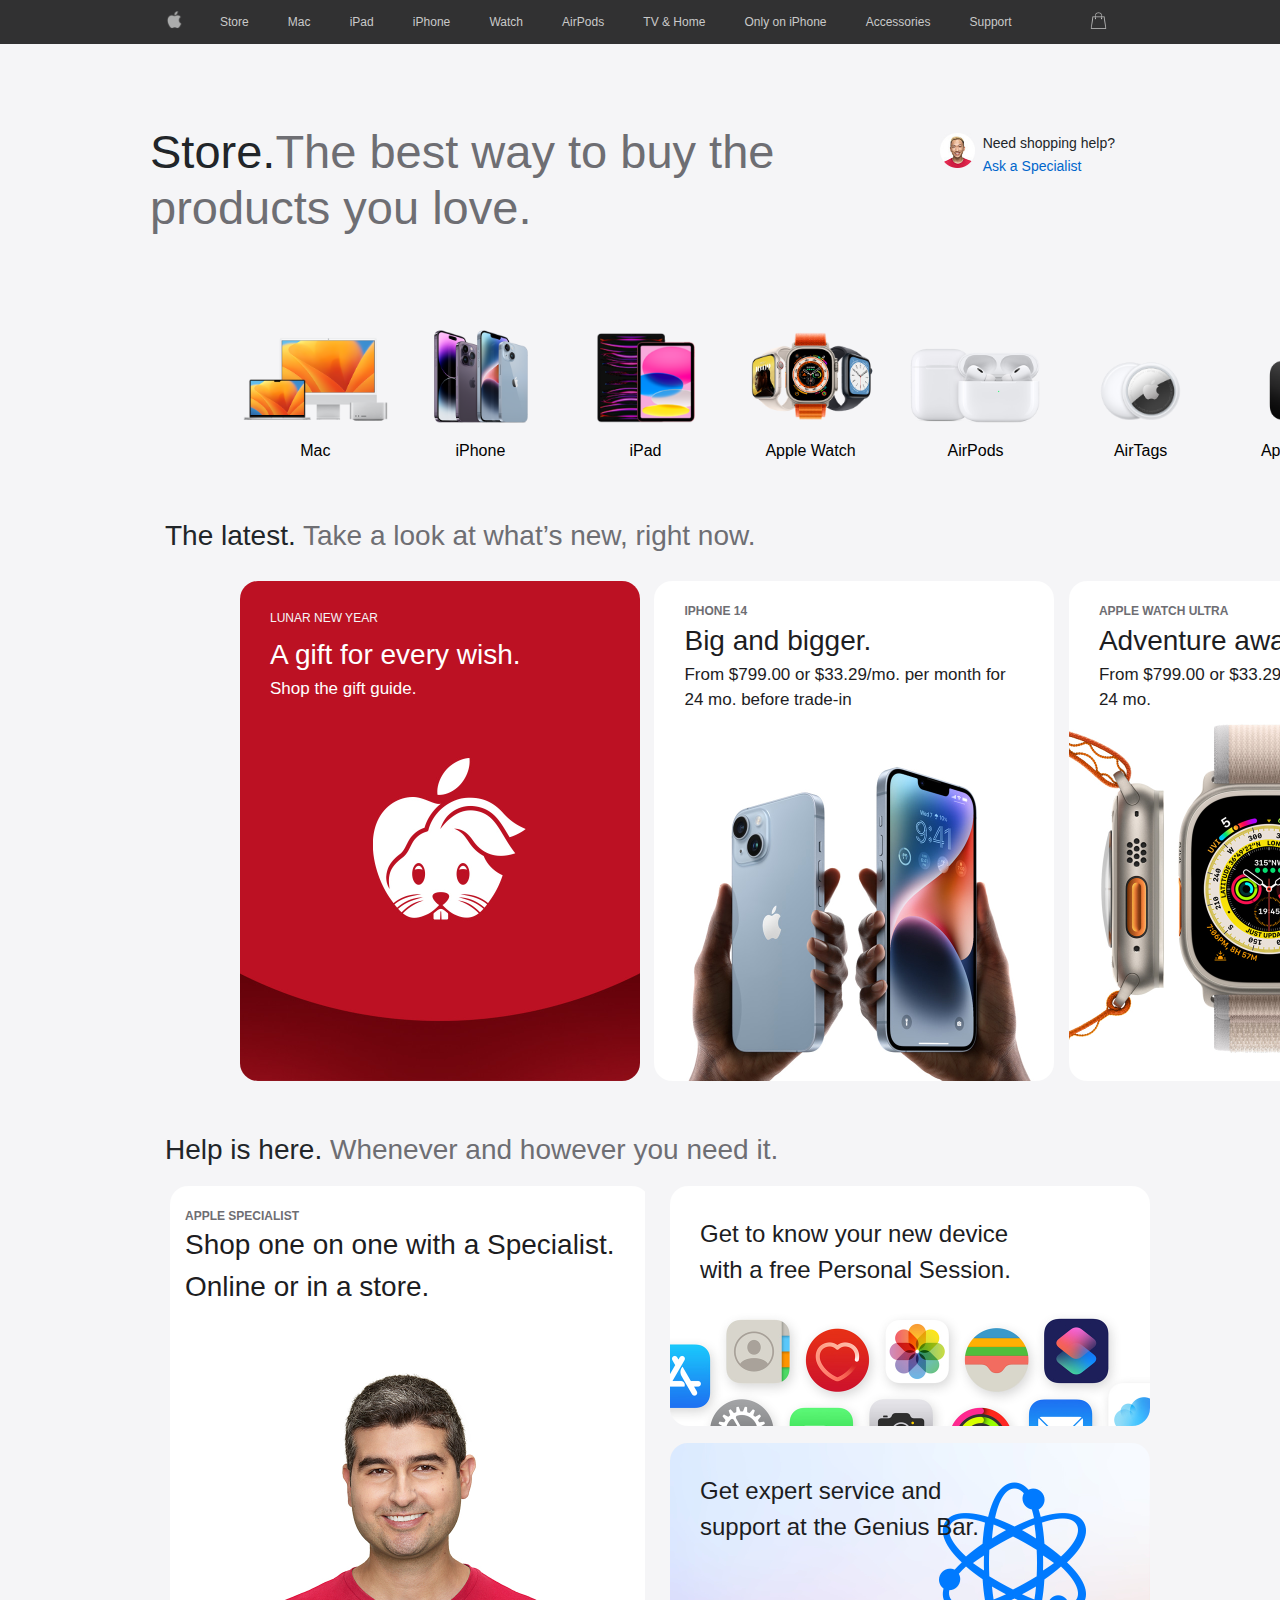
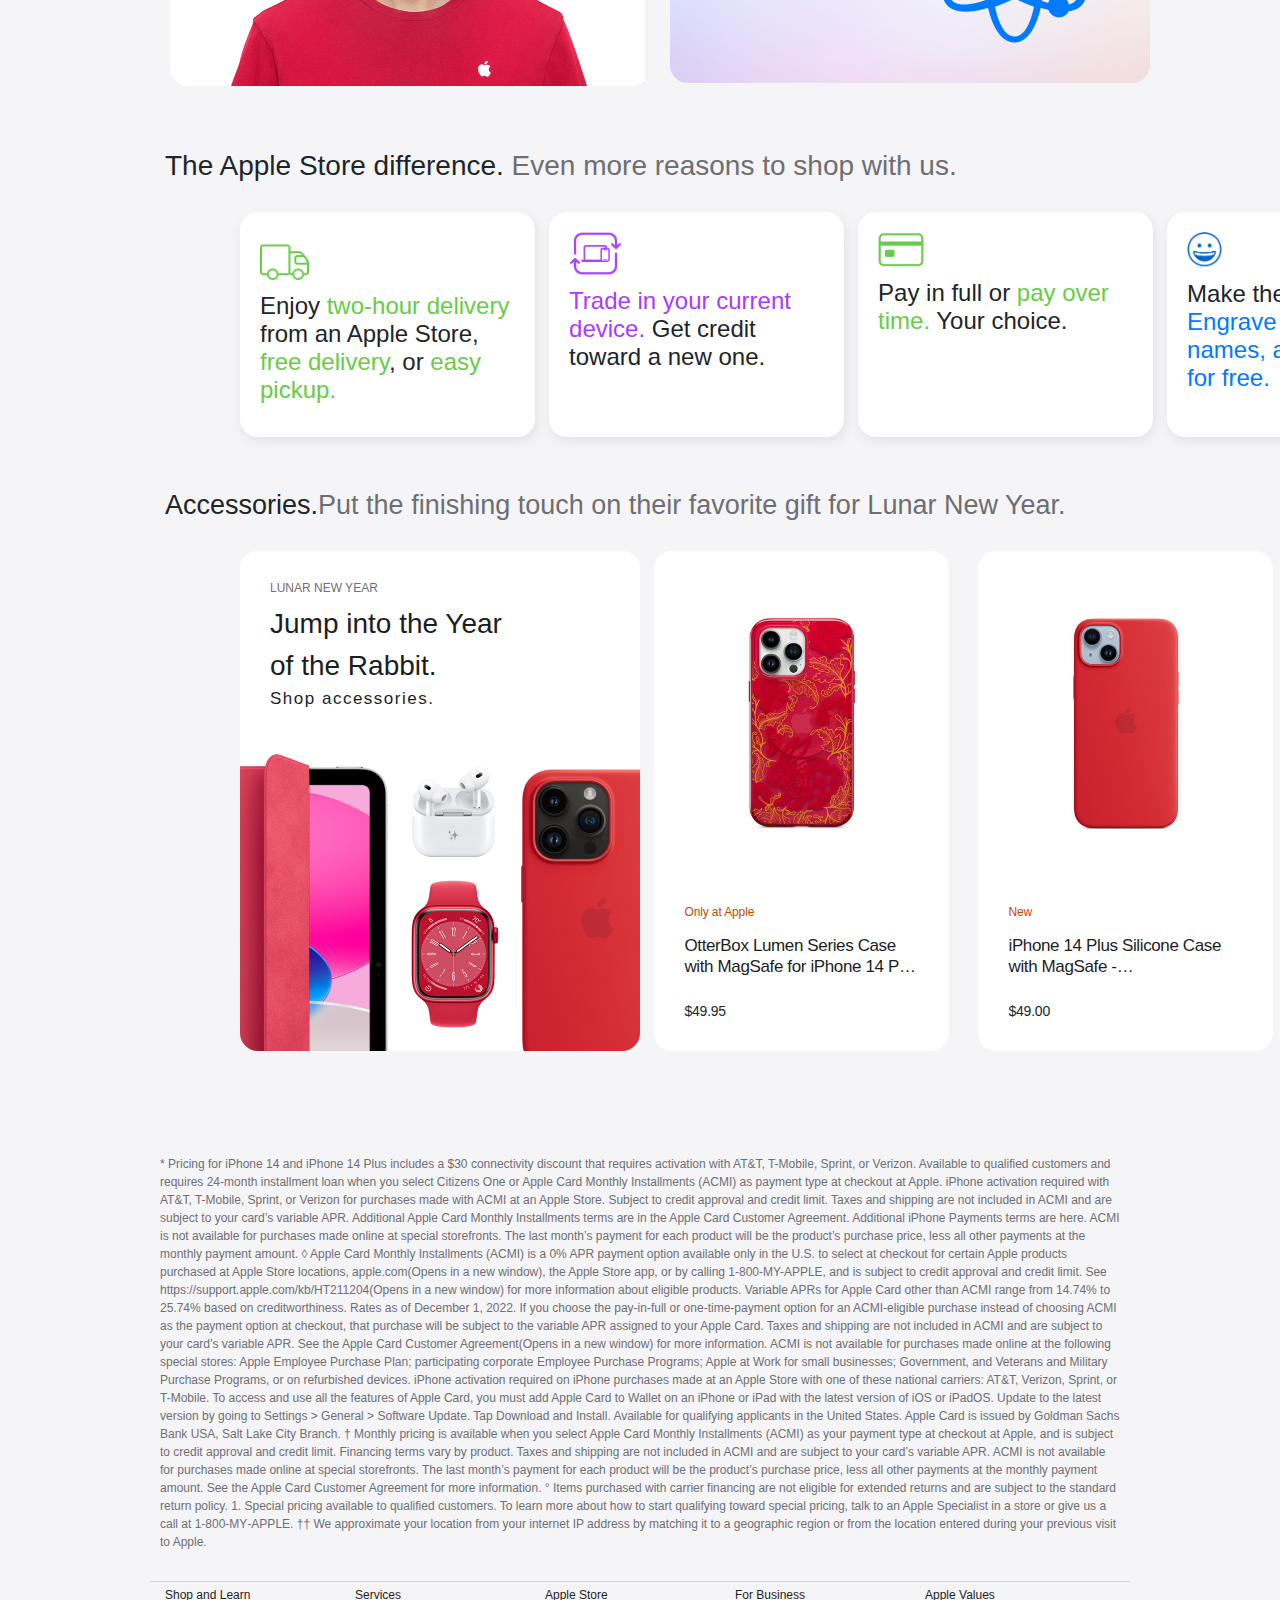
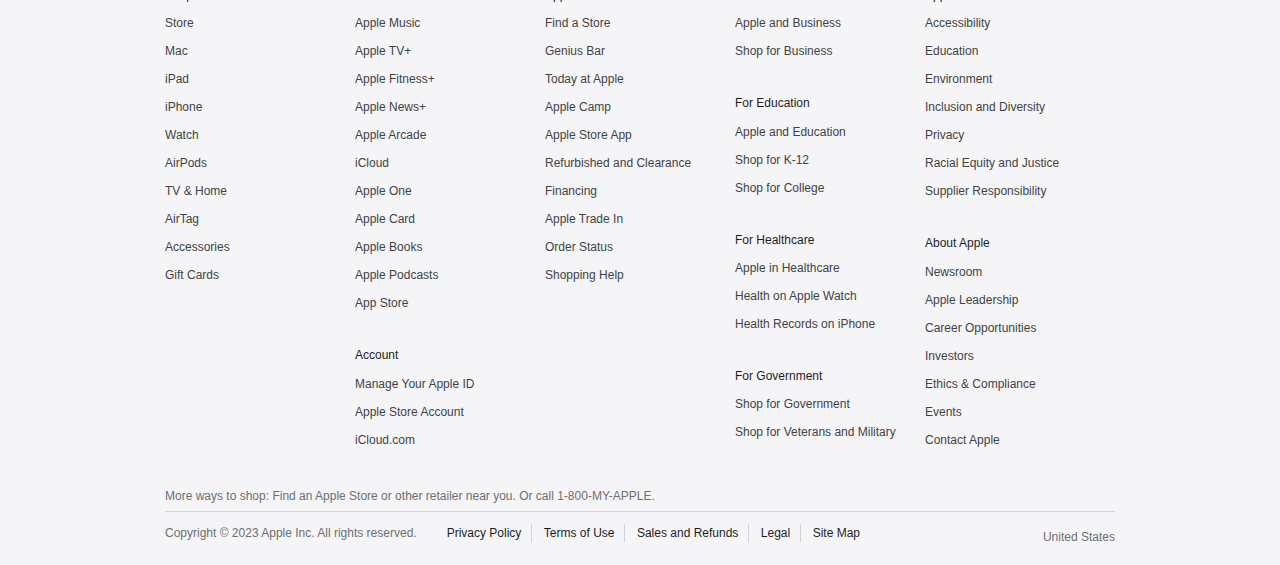
<file: store.html>
<!DOCTYPE html>
<html lang="en">
<head>
    <meta charset="UTF-8">
    <meta http-equiv="X-UA-Compatible" content="IE=edge">
    <meta name="viewport" content="width=device-width, initial-scale=1.0">
    <title>Apple Store Online - Apple</title>
    <link rel="stylesheet" href="https://cdnjs.cloudflare.com/ajax/libs/font-awesome/6.2.1/css/all.min.css" 
    integrity="sha512-MV7K8+y+gLIBoVD59lQIYicR65iaqukzvf/nwasF0nqhPay5w/9lJmVM2hMDcnK1OnMGCdVK+iQrJ7lzPJQd1w==" 
    crossorigin="anonymous" referrerpolicy="no-referrer" />
    <link rel="stylesheet" href="https://cdn.jsdelivr.net/npm/bootstrap@4.0.0/dist/css/bootstrap.min.css" 
    integrity="sha384-Gn5384xqQ1aoWXA+058RXPxPg6fy4IWvTNh0E263XmFcJlSAwiGgFAW/dAiS6JXm" crossorigin="anonymous">
    <link rel="stylesheet" href="css/reset.css" type="text/css">
    <link rel="stylesheet" href="css/store.css" type="text/css">
    <link rel="icon" href="image/640px-Apple-logo.png" type="image/icon type">
</head>
<body>
    <header>
        <nav class="navbar navbar-expand-lg navbar-light bg-light bg-cus-1">
            <div class="container">
            
            <button class="navbar-toggler header-bars" type="button" data-toggle="collapse" data-target="#navbarSupportedContent" 
            aria-controls="navbarSupportedContent" aria-expanded="false" aria-label="Toggle navigation">
              <span class="navbar-toggler-icon"></span>
            </button>
            <a class="navbar-brand logo-1" href="index.html">
                <img src="image/640px-Apple-logo.png" alt="">
            </a>
            <div class="collapse navbar-collapse" id="navbarSupportedContent">
              <ul class="navbar-nav header-ul-1">
                <li class="nav-item">
                  <a class="nav-link header-a-1" href="store.html">Store</a>
                </li>
                <li class="nav-item">
                    <a class="nav-link header-a-1" href="mac.html">Mac</a>
                  </li>
                  <li class="nav-item">
                    <a class="nav-link header-a-1" href="ipad.html">iPad</a>
                  </li>
                  <li class="nav-item">
                    <a class="nav-link header-a-1" href="iphone.html">iPhone</a>
                  </li>
                  <li class="nav-item">
                    <a class="nav-link header-a-1" href="watch.html">Watch</a>
                  </li>
                  <li class="nav-item">
                    <a class="nav-link header-a-1" href="#">AirPods</a>
                  </li>
                  <li class="nav-item">
                    <a class="nav-link header-a-1" href="#">TV & Home</a>
                  </li>
                  <li class="nav-item">
                    <a class="nav-link header-a-1" href="#">Only on iPhone</a>
                  </li>
                  <li class="nav-item">
                    <a class="nav-link header-a-1" href="#">Accessories</a>
                  </li>
                  <li class="nav-item">
                    <a class="nav-link header-a-1" href="#">Support</a>
                  </li>
                  <li>
                    <form class="form-inline my-2 my-lg-0">
                        <button class="btn btn-outline-success my-2 my-sm-0 header-btn-1" type="submit">
                        <i class="fa-solid fa-magnifying-glass"></i></button>
                    </form>
                  </li>
                  <li>
                    <form class="form-inline my-2 my-lg-0">
                        <button class="btn btn-outline-success my-2 my-sm-0 header-btn-1" type="submit">
                        <img src="image/icons8-shopping-bag-100.png" alt=""></button>
                    </form>
                  </li>
              </ul>
    
            </div>
            </div>
          </nav>
    </header>
    <section>
        <div class="container">
            <div class="row now">
                <div class="col-sm-8 first-banner-text">
                    <h2>Store.<span>The best way to buy the products you love.</span></h2>
                </div>
                <div class="col-sm-4 first-banner-card">
                    <div>
                        <div>
                        <img src="image/store-chat-specialist-icon-202211_AV2_GEO_US.jpg" alt="">
                        </div>
                        <div>
                            <span>Need shopping help?</span>
                            <a href="">Ask a Specialist</a>
                        </div>
                    </div>
                </div>
            </div>
        </div>
    </section>
    <div class="row">
            <div class="scrolling-wrapper">
                <div class="card-1">
                    <img src="image/store-card-13-mac-nav-202203.png" alt="">
                    <a href="">Mac</a>
                </div>
                <div class="card-1">
                    <img src="image/store-card-13-iphone-nav-202209_GEO_US.png" alt="">
                    <a href="">iPhone</a>
                </div>
                <div class="card-1">
                    <img src="image/store-card-13-ipad-nav-202210.png" alt="">
                    <a href="">iPad</a>
                </div>
                <div class="card-1">
                    <img src="image/store-card-13-watch-nav-202209.png" alt="">
                    <a href="">Apple Watch</a>
                </div>
                <div class="card-1">
                    <img src="image/store-card-13-airpods-nav-202209.png" alt="">
                    <a href="">AirPods</a>
                </div>
                <div class="card-1">
                    <img src="image/store-card-13-airtags-nav-202108.png" alt="">
                    <a href="">AirTags</a>
                </div>
                <div class="card-1">
                    <img src="image/store-card-13-appletv-nav-202210.png" alt="">
                    <a href="">Apple TV 4K</a>
                </div>
                <div class="card-1">
                    <img src="image/store-card-13-homepod-nav-202110.png" alt="">
                    <a href="">HomePod mini</a>
                </div>
                <div class="card-1">
                    <img src="image/store-card-13-accessories-nav-202209.png" alt="">
                    <a href="">Accessories</a>
                </div>
            </div>
    </div>
    <div class="row">
            <div class="container">
                <div class="second-banner-title">
                    <h2>The latest.
                        <span>Take a look at what’s new, right now. </span>
                    </h2>
                </div>
            </div>
    </div>
    <section class="second-scrool">
        <div class="row">
            <div class="scrolling-wrapper">
                <div class="card-2">
                    <img src="image/store-card-40-gift-guide-202212-1.jpg" alt="">
                    <div class="">
                        <h3>LUNAR NEW YEAR</h3>
                        <span>A gift for every wish.</span>
                        <span>Shop the gift guide.</span>
                    </div>
                </div>
                <div class="card-2">
                    <img src="image/store-card-40-iphone-14-202209_GEO_US.jpg" alt="">
                    <div class="card-2-1">
                        <h3>IPHONE 14</h3>
                        <span>Big and bigger.</span>
                        <span>From $799.00 or $33.29/mo. per month for 24 mo. before trade‑in</span>
                    </div>
                </div>
                <div class="card-2">
                    <img src="image/store-card-40-watch-ultra-202209.jpg" alt="">
                    <div class="card-2-1">
                        <h3>APPLE WATCH ULTRA</h3>
                        <span>Adventure awaits. </span>
                        <span>From $799.00 or $33.29/mo. per month for 24 mo.</span>
                    </div>
                </div>
                <div class="card-2">
                    <img src="image/store-card-40-ipad-pro-202210.jpg" alt="">
                    <div class="">
                        <h3>IPAD PRO</h3>
                        <span>Supercharged by M2.</span>
                        <span>From $799.00 or $33.29/mo. per month for 24 mo.</span>
                    </div>
                </div>
                <div class="card-2">
                    <img src="image/store-card-40-iphone-14-pro-202209.jpg" alt="">
                    <div class="">
                        <h3>IPHONE 14 PRO</h3>
                        <span>Pro. Beyond.</span>
                        <span>From $999.00 or $41.62/mo. per month for 24 mo. before trade‑in</span>
                    </div>
                </div>
                <div class="card-2">
                    <img src="image/store-card-40-watch-s8-202209.jpg" alt="">
                    <div class="">
                        <h3>APPLE WATCH SERIES 8</h3>
                        <span>A healthy leap ahead.</span>
                        <span>From $399.00 or $16.62/mo. per month for 24 mo.</span>
                    </div>
                </div>
                <div class="card-2">
                    <img src="image/store-card-40-appletv-202210.jpg" alt="">
                    <div class="card-2-1">
                        <h3>APPLE TV 4K</h3>
                        <span>The Apple experience. Cinematic in every sense.</span>
                        <span>From $129.00 or $21.50/mo. per month for 6 mo.</span>
                    </div>
                </div>
                <div class="card-2">
                    <img src="image/store-card-40-ipad-202210.jpg" alt="">
                    <div class="card-2-1">
                        <h3>IPAD</h3>
                        <span>Lovable. Drawable. Magical. </span>
                        <span>From $449.00 or $37.41/mo. per month for 12 mo.</span>
                    </div>
                </div>
                <div class="card-2">
                    <img src="image/store-card-40-watch-se-202209.jpg" alt="">
                    <div class="card-2-1">
                        <h3>APPLE WATCH SE</h3>
                        <span>A great deal to love.</span>
                        <span>From $249.00 or $10.37/mo. per month for 24 mo.</span>
                    </div>
                </div>
                <div class="card-2">
                    <img src="image/store-card-40-macbook-air-202206.jpg" alt="">
                    <div class="card-2-1">
                        <h3>MACBOOK AIR WITH M2 CHIP</h3>
                        <span>Don’t take it lightly.</span>
                        <span>From $1199.00 or $99.91/mo. per month for 12 mo.</span>
                    </div>
                </div>
                <div class="card-2">
                    <img src="image/store-card-40-airpods-pro-202209.jpg" alt="">
                    <div class="">
                        <h3>AIRPODS PRO (2ND GENERATION)</h3>
                        <span>Rebuilt from the sound up.</span>
                        <span>$249.00 or $41.50/mo. for 6 mo.</span>
                    </div>
                </div>
            </div>
        </div>
    </section>
    <section>
        <div class="container">
            <div class="third-banner-title">
                <h3>Help is here.<span> Whenever and however you need it.</span></h3>
            </div>
        </div>
    </section>
    <section class="third-section">
        <div class="container">
            <div class="row now">
                <div class="card-3 col-md-6">
                    <img src="image/store-card-50-specialist-help-202211.jpg" alt="">
                    <div class="card-2-1">
                        <h3>APPLE SPECIALIST</h3>
                        <span>Shop one on one with a Specialist. Online or in a store.</span>
                    </div>
                </div>
                <div class="col-md-4">
                <div class="card-4">
                    <img src="image/store-card-25-apps-202108.jpg" alt="">
                    <span>Get to know your new device with a free Personal Session.</span>
                </div>
                <div class="card-4">
                    <img src="image/store-card-25-genius-202108.jpg" alt="">
                    <span class="span-1">Get expert service and support at the Genius Bar. </span>
                </div>
                </div>
            </div>
        </div>
    </section>
    <section class="fourth-banner">
            <div class="row">
                <div class="container">
                <div class="fourth-banner-title">
                    <h3>The Apple Store difference.<span> Even more reasons to shop with us. </span></h3>
                </div>
                </div>
                <div class="scrolling-wrapper">
                    <div class="card-5">
                        <div class="card-body">
                          <h5 class="card-title img-card-forth-1"><img src="image/icon1.png" alt=""></h5>
                          <p class="dd-card-header">Enjoy <span class="dd-highlight-1">two-hour delivery</span>
                            from an Apple Store, <span class="dd-highlight-1">free delivery</span>, 
                            or <span class="dd-highlight-1">easy pickup.</span></p>
                        </div>
                    </div>
                    <div class="card-5">
                        <div class="card-body">
                          <h5 class="card-title img-card-forth-2"><img src="image/icon2.png" alt=""></h5>
                          <p class="dd-card-header"><span class="dd-highlight-2">Trade in your current device.</span>
                            Get credit toward a new one.</p>
                        </div>
                    </div>
                    <div class="card-5">
                        <div class="card-body">
                          <h5 class="card-title img-card-forth-3"><img src="image/icon3.png" alt=""></h5>
                          <p class="dd-card-header">Pay in full or <span class="dd-highlight-1">pay over time.</span> 
                            Your choice.</p>
                        </div>
                    </div>
                    <div class="card-5">
                        <div class="card-body">
                          <h5 class="card-title img-card-forth-4"><img src="image/icon4.png" alt=""></h5>
                          <p class="dd-card-header">Make them yours. 
                            <span class="dd-highlight-3">Engrave a mix of emoji, names, and numbers for free.</span>
                            </p>
                        </div>
                    </div>
                    <div class="card-5">
                        <div class="card-body img-card-forth-5">
                          <h5 class="card-title"><img src="image/icon5.png" alt=""></h5>
                          <p class="dd-card-header "><span class="dd-highlight-4">Customize</span> 
                            your Mac and create your own style of Apple Watch.</p>
                        </div>
                    </div>
                </div>
            </div>
    </section>
    <section class="fifeth-section">
        <div class="row">
            <div class="container">
                <div class="fifeth-banner-title">
                    <h2>Accessories.<span>Put the finishing touch on their favorite gift for Lunar New Year.</span>
                    </h2>
                </div>
            </div>
                <div class="scrolling-wrapper">
                    <div class="card-6">
                        <img src="image/store-card-40-gift-guide-accessories-202212_GEO_US.jpg" alt="">
                        <div class="">
                            <h3>LUNAR NEW YEAR</h3>
                            <span>Jump into the
                                Year of the Rabbit. 
                            </span>
                            <span>Shop accessories.</span>
                        </div>
                    </div>
                    <div class="card-7">
                        <img class="card-7-img-top" src="image/HQE22.jpg" alt="Card image cap">
                        <div class="card-7-body">
                          <h5 class="card-7-title">Only at Apple</h5>
                          <p class="card-7-text">OtterBox Lumen Series Case with MagSafe 
                            for iPhone 14 Pro Max - Red CNY Limited Edition</p>
                          <p class="card-7-price">
                            <span>$49.95</span>
                          </p>
                        </div>
                    </div>
                    <div class="card-7">
                        <img class="card-7-img-top" src="image/MPT63.jpg" alt="Card image cap">
                        <div class="card-7-body">
                          <h5 class="card-7-title">New</h5>
                          <p class="card-7-text">iPhone 14 Plus Silicone Case with MagSafe - 
                            (PRODUCT)RED/p>
                          <p class="card-7-price">
                            <span>$49.00</span>
                          </p>
                        </div>
                    </div>
                    <div class="card-7">
                        <img class="card-7-img-top" src="image/airpods-max-select-pink-202011.jpg" alt="Card image cap">
                        <div class="card-7-body">
                          <h5 class="card-7-title">Free Engraving</h5>
                          <p class="card-7-text">AirPods Max - Pink</p>
                          <p class="card-7-price">
                            <span>$549.00</span>
                          </p>
                        </div>
                    </div>
                    <div class="card-7">
                        <img class="card-7-img-top" src="image/MPL83.jpg" alt="Card image cap">
                        <div class="card-7-body">
                          <h5 class="card-7-title">New</h5>
                          <p class="card-7-text">41mm (PRODUCT)RED Sport Loop</p>
                          <p class="card-7-price">
                            <span>$49.00</span>
                          </p>
                        </div>
                    </div>
                    <div class="card-7">
                        <img class="card-7-img-top" src="image/MQDT3.jpg" alt="Card image cap">
                        <div class="card-7-body">
                          <h5 class="card-7-title">New</h5>
                          <p class="card-7-text">Smart Folio for iPad (10th generation) - Watermelon</p>
                          <p class="card-7-price">
                            <span>$79.00</span>
                          </p>
                        </div>
                    </div>
                    <div class="card-7">
                        <img class="card-7-img-top" src="image/HPE42.jpg" alt="Card image cap">
                        <div class="card-7-body">
                          <h5 class="card-7-title">Smart Home Accessories</h5>
                          <p class="card-7-text">Nanoleaf Shapes Hexagons</p>
                          <p class="card-7-price">
                            <span>$199.95</span>
                          </p>
                        </div>
                    </div>
                </div>
        </div>
    </section>
    <footer class="footer-1">
        <div class="container">
             <div class="row">
                <div class="col-md-12 footer-child-1">
                <ul>
                    <li>* Pricing for iPhone 14 and iPhone 14 Plus includes a $30 connectivity discount that requires activation with AT&T, T-Mobile, Sprint, or Verizon. Available to qualified customers and requires 24-month installment loan when you select Citizens One or Apple Card Monthly Installments (ACMI) as payment type at checkout at Apple. iPhone activation required with AT&T, T-Mobile, Sprint, or Verizon for purchases made with ACMI at an Apple Store. Subject to credit approval and credit limit. Taxes and shipping are not included in ACMI and are subject to your card’s variable APR. Additional Apple Card Monthly Installments terms are in the Apple Card Customer Agreement. Additional iPhone Payments terms are here. ACMI is not available for purchases made online at special storefronts. The last month’s payment for each product will be the product’s purchase price, less all other payments at the monthly payment amount.

                        ◊ Apple Card Monthly Installments (ACMI) is a 0% APR payment option available only in the U.S. to select at checkout for certain Apple products purchased at Apple Store locations, apple.com(Opens in a new window), the Apple Store app, or by calling 1-800-MY-APPLE, and is subject to credit approval and credit limit. See https://support.apple.com/kb/HT211204(Opens in a new window) for more information about eligible products. Variable APRs for Apple Card other than ACMI range from 14.74% to 25.74% based on creditworthiness. Rates as of December 1, 2022. If you choose the pay-in-full or one-time-payment option for an ACMI-eligible purchase instead of choosing ACMI as the payment option at checkout, that purchase will be subject to the variable APR assigned to your Apple Card. Taxes and shipping are not included in ACMI and are subject to your card’s variable APR. See the Apple Card Customer Agreement(Opens in a new window) for more information. ACMI is not available for purchases made online at the following special stores: Apple Employee Purchase Plan; participating corporate Employee Purchase Programs; Apple at Work for small businesses; Government, and Veterans and Military Purchase Programs, or on refurbished devices. iPhone activation required on iPhone purchases made at an Apple Store with one of these national carriers: AT&T, Verizon, Sprint, or T-Mobile.
                        
                        To access and use all the features of Apple Card, you must add Apple Card to Wallet on an iPhone or iPad with the latest version of iOS or iPadOS. Update to the latest version by going to Settings > General > Software Update. Tap Download and Install.
                        
                        Available for qualifying applicants in the United States.
                        
                        Apple Card is issued by Goldman Sachs Bank USA, Salt Lake City Branch.
                        
                        † Monthly pricing is available when you select Apple Card Monthly Installments (ACMI) as your payment type at checkout at Apple, and is subject to credit approval and credit limit. Financing terms vary by product. Taxes and shipping are not included in ACMI and are subject to your card’s variable APR. ACMI is not available for purchases made online at special storefronts. The last month’s payment for each product will be the product’s purchase price, less all other payments at the monthly payment amount. See the Apple Card Customer Agreement for more information.
                        
                        ° Items purchased with carrier financing are not eligible for extended returns and are subject to the standard return policy.
                        
                        1. Special pricing available to qualified customers. To learn more about how to start qualifying toward special pricing, talk to an Apple Specialist in a store or give us a call at 1‑800‑MY‑APPLE.
                        
                        †† We approximate your location from your internet IP address by matching it to a geographic region or from the location entered during your previous visit to Apple.<li>
                </ul>
                </div>
                <div class="footer-child-2 col-md-12">
                    <div class="col-md footer-div-lists">
                        <label for="ul-1-footer">
                            <h3>Shop and Learn</h3>
                        </label>
                        <ul class="" id="ul-1-footer">
                            <li>
                                <a href="">Store</a>
                            </li>
                            <li>
                                <a href="">Mac</a>
                            </li>
                            <li>
                                <a href="">iPad</a>
                            </li>
                            <li>
                                <a href="">iPhone</a>
                            </li>
                            <li>
                                <a href="">Watch</a>
                            </li>
                            <li>
                                <a href="">AirPods</a>
                            </li>
                            <li>
                                <a href="">TV & Home</a>
                            </li>
                            <li>
                                <a href="">AirTag</a>
                            </li>
                            <li>
                                <a href="">Accessories</a>
                            </li>
                            <li>
                                <a href="">Gift Cards</a>
                            </li>
                        </ul>
                    </div>
                    <div class="col-md footer-div-lists">
                            <label for="">
                                <h3>Services</h3>
                            </label>
                            <ul>
                                <li>
                                    <a href="">Apple Music</a>
                                </li>
                                <li>
                                    <a href="">Apple TV+</a>
                                </li>
                                <li>
                                    <a href="">Apple Fitness+</a>
                                </li>
                                <li>
                                    <a href="">Apple News+</a>
                                </li>
                                <li>
                                    <a href="">Apple Arcade</a>
                                </li>
                                <li>
                                    <a href="">iCloud</a>
                                </li>
                                <li>
                                    <a href="">Apple One</a>
                                </li>
                                <li>
                                    <a href="">Apple Card</a>
                                </li>
                                <li>
                                    <a href="">Apple Books</a>
                                </li>
                                <li>
                                    <a href="">Apple Podcasts</a>
                                </li>
                                <li>
                                    <a href="">App Store</a>
                                </li>
                            </ul>
                        <div>
                            <label for="">
                                <h3>Account</h3>
                            </label>
                            <ul>
                                <li>
                                    <a href="">Manage Your Apple ID</a>
                                </li>
                                <li>
                                    <a href="">Apple Store Account</a>
                                </li>
                                <li>
                                    <a href="">iCloud.com</a>
                                </li>
                            </ul>
                        </div>
                    </div>
                    <div class="col-md footer-div-lists">
                        <label for="">
                            <h3>Apple Store</h3>
                        </label>
                        <ul>
                            <li>
                                <a href="">Find a Store</a>
                            </li>
                            <li>
                                <a href="">Genius Bar</a>
                            </li>
                            <li>
                                <a href="">Today at Apple</a>
                            </li>
                            <li>
                                <a href="">Apple Camp</a>
                            </li>
                            <li>
                                <a href="">Apple Store App</a>
                            </li>
                            <li>
                                <a href="">Refurbished and Clearance</a>
                            </li>
                            <li>
                                <a href="">Financing</a>
                            </li>
                            <li>
                                <a href="">Apple Trade In</a>
                            </li>
                            <li>
                                <a href="">Order Status</a>
                            </li>
                            <li>
                                <a href="">Shopping Help</a>
                            </li>
                        </ul>
                    </div>
                    <div class="col-md footer-div-lists">
                            <label for="">
                                <h3>For Business</h3>
                            </label>
                            <ul>
                                <li>
                                    <a href="">Apple and Business</a>
                                </li>
                                <li>
                                    <a href="">Shop for Business</a>
                                </li>
                            </ul>
                        <div>
                            <label for="">
                                <h3>For Education</h3>
                            </label>
                            <ul>
                                <li>
                                    <a href="">Apple and Education</a>
                                </li>
                                <li>
                                    <a href="">Shop for K-12</a>
                                </li>
                                <li>
                                    <a href="">Shop for College</a>
                                </li>
                            </ul>
                        </div>
                        <div>
                            <label for="">
                                <h3>For Healthcare</h3>
                            </label>
                            <ul>
                                <li>
                                    <a href="">Apple in Healthcare</a>
                                </li>
                                <li>
                                    <a href="">Health on Apple Watch</a>
                                </li>
                                <li>
                                    <a href="">Health Records on iPhone</a>
                                </li>
                            </ul>
                        </div>
                        <div>
                            <label for="">
                                <h3>For Government</h3>
                            </label>
                            <ul>
                                <li>
                                    <a href="">Shop for Government</a>
                                </li>
                                <li>
                                    <a href="">Shop for Veterans and Military</a>
                                </li>
                            </ul>
                        </div>
                    </div>
                    <div class="col-md footer-div-lists">
                        <label for="">
                            <h3>Apple Values</h3>
                        </label>
                        <ul>
                            <li>
                                <a href="">Accessibility</a>
                            </li>
                            <li>
                                <a href="">Education</a>
                            </li>
                            <li>
                                <a href="">Environment</a>
                            </li>
                            <li>
                                <a href="">Inclusion and Diversity</a>
                            </li>
                            <li>
                                <a href="">Privacy</a>
                            </li>
                            <li>
                                <a href="">Racial Equity and Justice</a>
                            </li>
                            <li>
                                <a href="">Supplier Responsibility</a>
                            </li>
                        </ul>
                        <div>
                            <label for="">
                                <h3>About Apple</h3>
                            </label>
                            <ul>
                                <li>
                                    <a href="">Newsroom</a>
                                </li>
                                <li>
                                    <a href="">Apple Leadership</a>
                                </li>
                                <li>
                                    <a href="">Career Opportunities</a>
                                </li>
                                <li>
                                    <a href="">Investors</a>
                                </li>
                                <li>
                                    <a href="">Ethics & Compliance</a>
                                </li>
                                <li>
                                    <a href="">Events</a>
                                </li>
                                <li>
                                    <a href="">Contact Apple</a>
                                </li>
                            </ul>
                        </div>
                    </div>
                </div>
             </div>
        </div>
    <section class="section-4">
        <div class="container">
            <div class="">
                <div class="section-4-child-1">
                    <h3>More ways to shop: Find an Apple Store or other retailer near you. Or call 1-800-MY-APPLE.</h3>
                </div>
                
                <div class="section-4-child-2">
                    <div>Copyright © 2023 Apple Inc. All rights reserved.</div>
                    <div class="links">
                        <a href="">Privacy Policy</a>
                        <a href="">Terms of Use</a>
                        <a href="">Sales and Refunds</a>
                        <a href="">Legal</a>
                        <a href="">Site Map</a>
                    </div>
                    <div>
                        <a href="">United States</a>
                    </div>
                </div>
            </div>
        </div>
    </section>
    </footer>






























<script src="https://code.jquery.com/jquery-3.2.1.slim.min.js" 
integrity="sha384-KJ3o2DKtIkvYIK3UENzmM7KCkRr/rE9/Qpg6aAZGJwFDMVNA/GpGFF93hXpG5KkN" 
crossorigin="anonymous"></script>
<script src="https://cdn.jsdelivr.net/npm/popper.js@1.12.9/dist/umd/popper.min.js" 
integrity="sha384-ApNbgh9B+Y1QKtv3Rn7W3mgPxhU9K/ScQsAP7hUibX39j7fakFPskvXusvfa0b4Q" 
crossorigin="anonymous"></script>
<script src="https://cdn.jsdelivr.net/npm/bootstrap@4.0.0/dist/js/bootstrap.min.js" 
integrity="sha384-JZR6Spejh4U02d8jOt6vLEHfe/JQGiRRSQQxSfFWpi1MquVdAyjUar5+76PVCmYl" 
crossorigin="anonymous"></script>
</body>
</html>
</file>
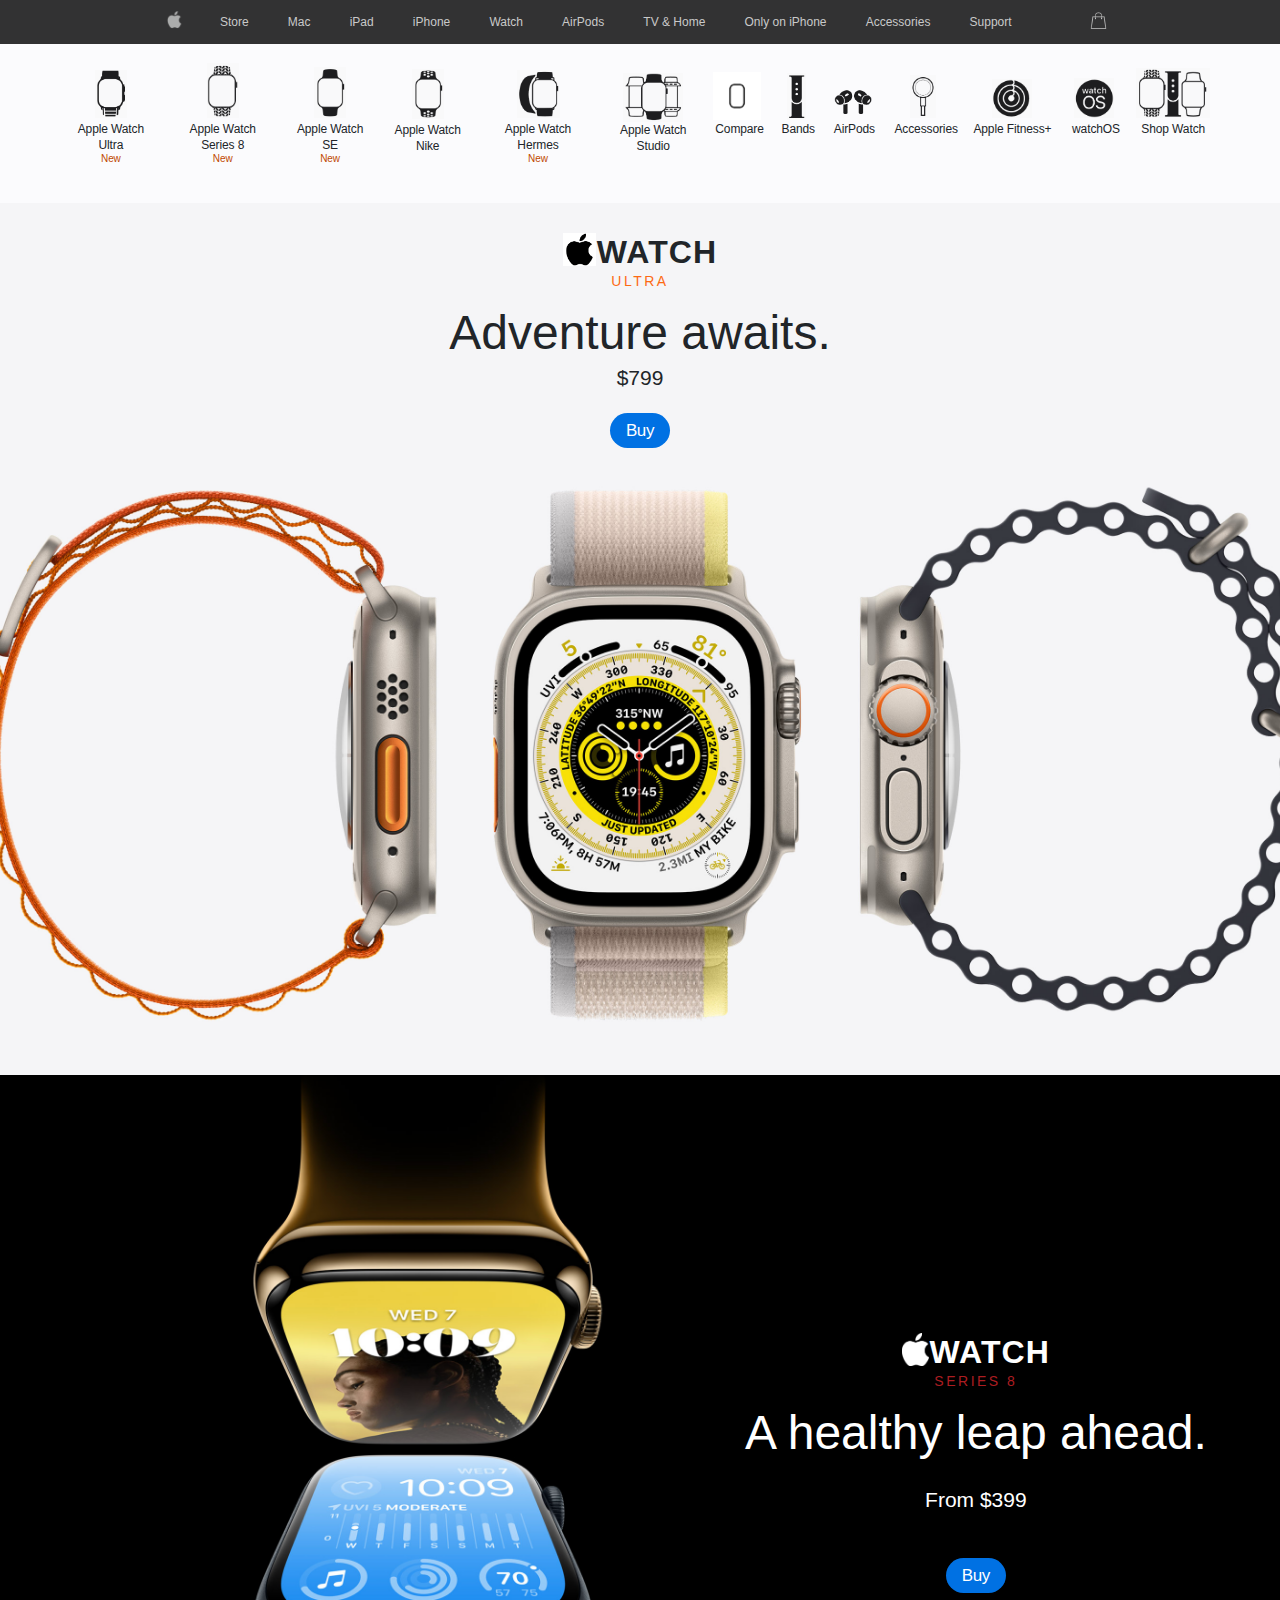
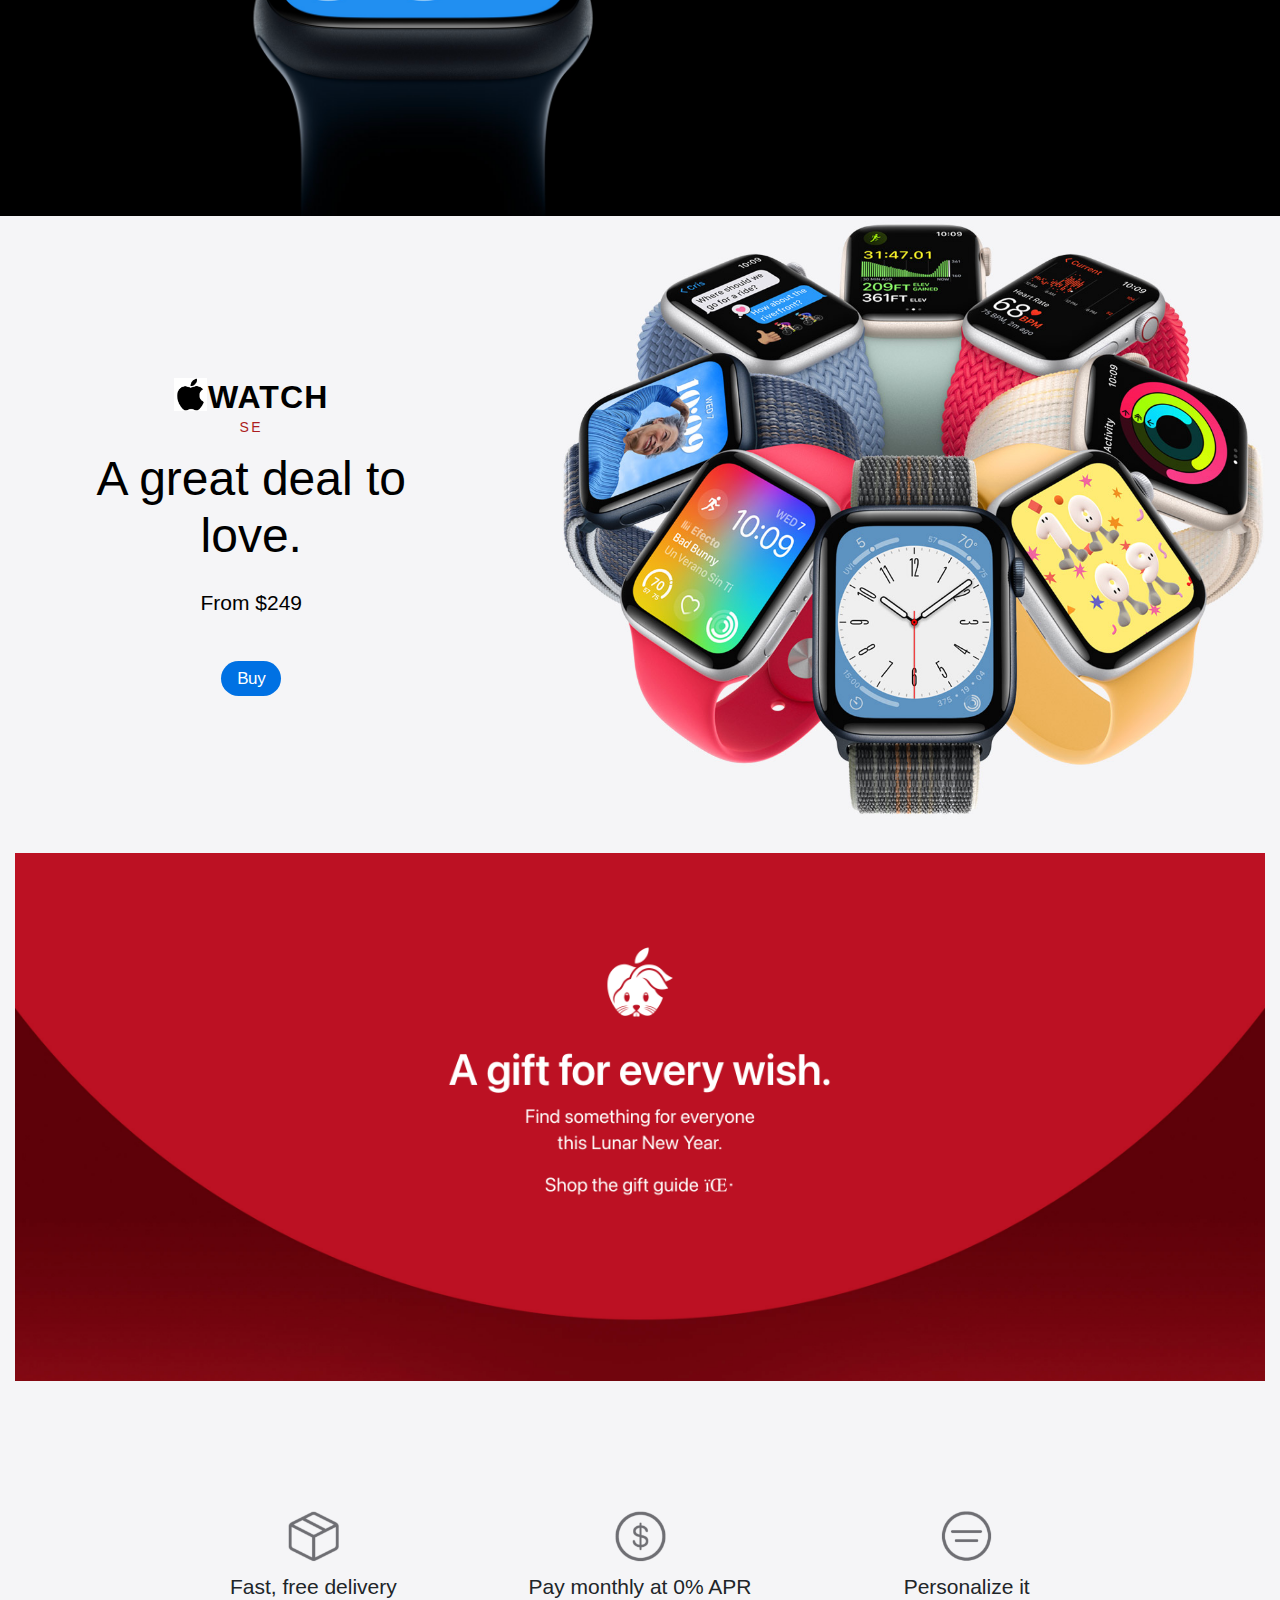
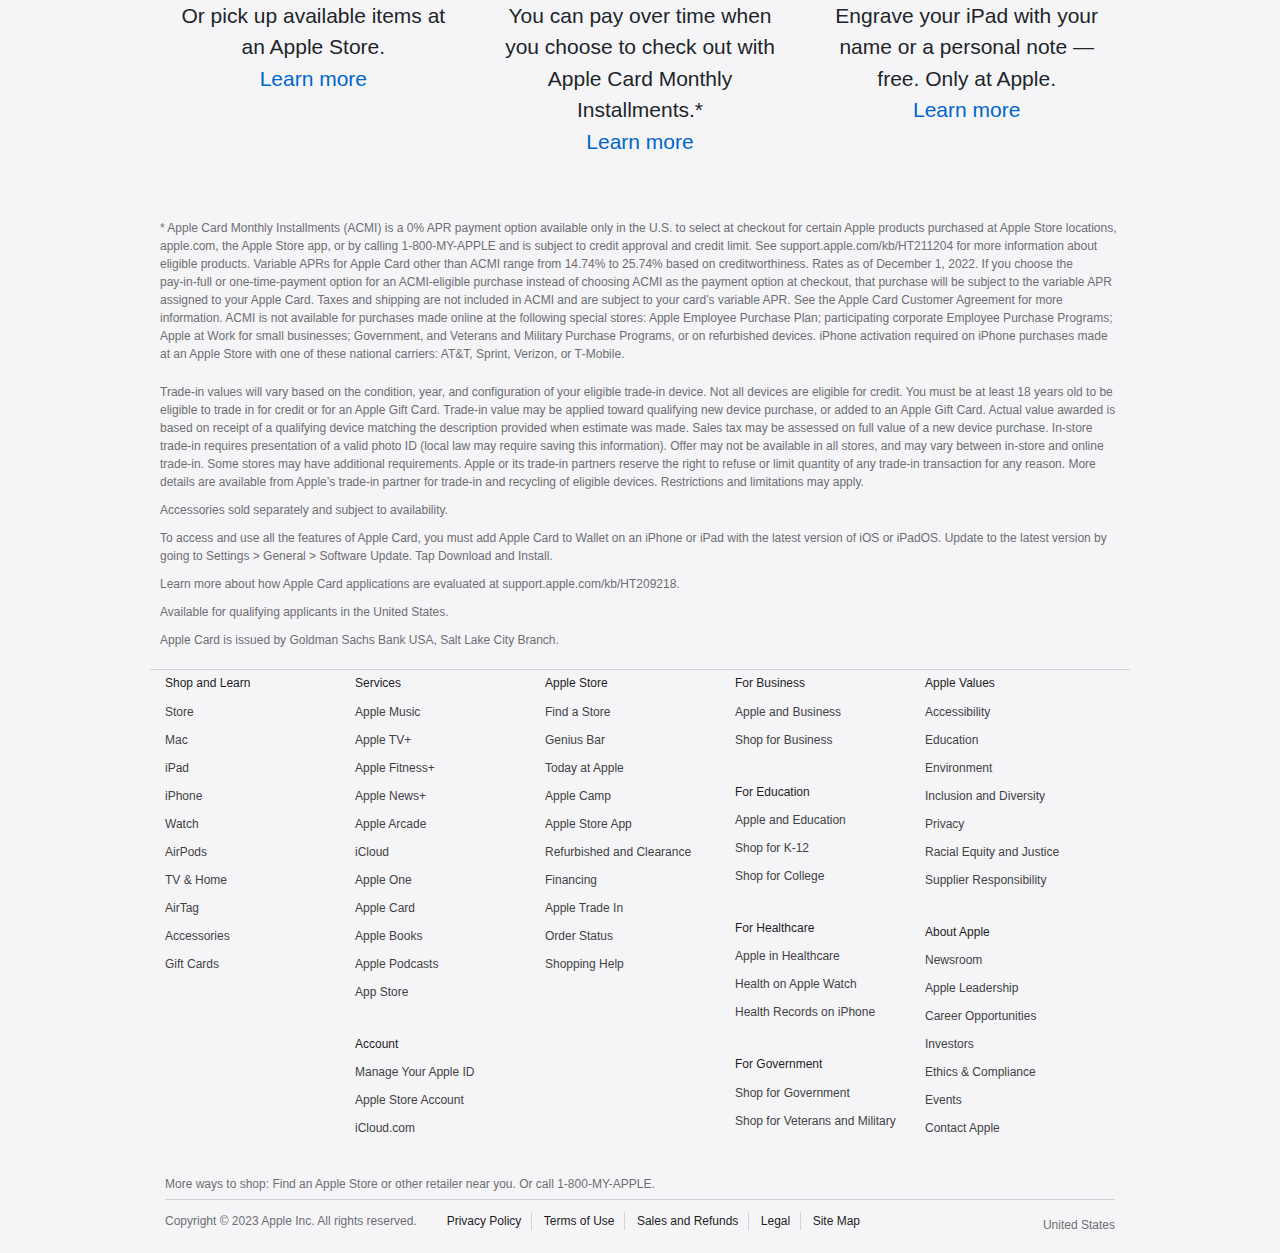
<file: watch.html>
<!DOCTYPE html>
<html lang="en">
<head>
    <meta charset="UTF-8">
    <meta http-equiv="X-UA-Compatible" content="IE=edge">
    <meta name="viewport" content="width=device-width, initial-scale=1.0">
    <title>Watch - Apple</title>
    <link rel="stylesheet" href="https://cdnjs.cloudflare.com/ajax/libs/font-awesome/6.2.1/css/all.min.css" 
    integrity="sha512-MV7K8+y+gLIBoVD59lQIYicR65iaqukzvf/nwasF0nqhPay5w/9lJmVM2hMDcnK1OnMGCdVK+iQrJ7lzPJQd1w==" 
    crossorigin="anonymous" referrerpolicy="no-referrer" />
    <link rel="stylesheet" href="https://cdn.jsdelivr.net/npm/bootstrap@4.0.0/dist/css/bootstrap.min.css" 
    integrity="sha384-Gn5384xqQ1aoWXA+058RXPxPg6fy4IWvTNh0E263XmFcJlSAwiGgFAW/dAiS6JXm" crossorigin="anonymous">
    <link rel="stylesheet" href="css/reset.css" type="text/css">
    <link rel="stylesheet" href="css/watch.css" type="text/css">
    <link rel="icon" href="image/640px-Apple-logo.png" type="image/icon type">
</head>
<body>
    <header>
        <nav class="navbar navbar-expand-lg navbar-light bg-light bg-cus-1">
            <div class="container">
            
            <button class="navbar-toggler header-bars" type="button" data-toggle="collapse" data-target="#navbarSupportedContent" 
            aria-controls="navbarSupportedContent" aria-expanded="false" aria-label="Toggle navigation">
              <span class="navbar-toggler-icon"></span>
            </button>
            <a class="navbar-brand logo-1" href="index.html">
                <img src="image/640px-Apple-logo.png" alt="">
            </a>
            <div class="collapse navbar-collapse" id="navbarSupportedContent">
              <ul class="navbar-nav header-ul-1">
                <li class="nav-item">
                  <a class="nav-link header-a-1" href="store.html">Store</a>
                </li>
                <li class="nav-item">
                    <a class="nav-link header-a-1" href="mac.html">Mac</a>
                  </li>
                  <li class="nav-item">
                    <a class="nav-link header-a-1" href="ipad.html">iPad</a>
                  </li>
                  <li class="nav-item">
                    <a class="nav-link header-a-1" href="iphone.html">iPhone</a>
                  </li>
                  <li class="nav-item">
                    <a class="nav-link header-a-1" href="watch.html">Watch</a>
                  </li>
                  <li class="nav-item">
                    <a class="nav-link header-a-1" href="#">AirPods</a>
                  </li>
                  <li class="nav-item">
                    <a class="nav-link header-a-1" href="#">TV & Home</a>
                  </li>
                  <li class="nav-item">
                    <a class="nav-link header-a-1" href="#">Only on iPhone</a>
                  </li>
                  <li class="nav-item">
                    <a class="nav-link header-a-1" href="#">Accessories</a>
                  </li>
                  <li class="nav-item">
                    <a class="nav-link header-a-1" href="#">Support</a>
                  </li>
                  <li>
                    <form class="form-inline my-2 my-lg-0">
                        <button class="btn btn-outline-success my-2 my-sm-0 header-btn-1" type="submit">
                        <i class="fa-solid fa-magnifying-glass"></i></button>
                    </form>
                  </li>
                  <li>
                    <form class="form-inline my-2 my-lg-0">
                        <button class="btn btn-outline-success my-2 my-sm-0 header-btn-1" type="submit">
                        <img src="image/icons8-shopping-bag-100.png" alt=""></button>
                    </form>
                  </li>
              </ul>
    
            </div>
            </div>
          </nav>
        </header>
        <section class="first-section">
            <div class="row">
                <div class="i-list">
                    <div>
                        <img src="image/w-1.png" alt="">
                        <h4>Apple Watch Ultra</h4>
                        <p>New</p>
                    </div>
                    <div>
                        <img src="image/w-2.png" alt="">
                        <h4>Apple Watch Series 8</h4>
                        <p>New</p>
                    </div>
                    <div>
                        <img src="image/w-3.png" alt="">
                        <h4>Apple Watch SE</h4>
                        <p>New</p>
                    </div>
                    <div>
                        <img src="image/w-4.png" alt="">
                        <h4>Apple Watch Nike</h4>
                    </div>
                    <div>
                        <img src="image/w-5.png" alt="">
                        <h4>Apple Watch Hermes</h4>
                        <p>New</p>
                    </div>
                    <div>
                        <img src="image/w-6.png" alt="">
                        <h4>Apple Watch Studio</h4>
                    </div>
                    <div>
                        <img src="image/mac7.jpg" alt="">
                        <h4>Compare</h4>
                    </div>
                    <div>
                        <img src="image/w-7.png" alt="">
                        <h4>Bands</h4>
                    </div>
                    <div>
                        <img src="image/iphone6.png" alt="">
                        <h4>AirPods</h4>
                    </div>


                    <div>
                        <img src="image/w-8.png" alt="">
                        <h4>Accessories</h4>
                    </div>
                    <div>
                        <img src="image/w-9.png" alt="">
                        <h4>Apple Fitness+</h4>
                    </div>
                    <div>
                        <img src="image/w-10.png" alt="">
                        <h4>watchOS</h4>
                    </div>
                    <div>
                        <img src="image/w-11.png" alt="">
                        <h4>Shop Watch</h4>
                    </div>
                </div>
            </div>
        </section>
        <section class="second-section">
            <div class="row">
                <div class="second-banner">
                    <div class="second-banner-text">
                        <h5><img src="image/download.png" alt=""> WATCH</h5>
                        <p>ULTRA</p>
                        <h2>Adventure awaits.</h2>
                        <span>$799</span>
                        <div>
                            <a href="">Buy</a>
                        </div>
                    </div>
                    <div class="second-banner-img">
                        <img src="image/1-banner.png" alt="">
                    </div>
                </div>
            </div>
        </section>
        <section class="third-section">
            <div class="row">
                <div class="third-banner">
                    <div class="third-banner-img">
                        <img src="image/2-banner.png" alt="">
                    </div>
                    <div class="third-banner-text">
                        <h5><img src="image/apple_logo_PNG19680.png" alt=""> WATCH</h5>
                        <p>SERIES 8</p>
                        <h2>A healthy leap ahead.</h2>
                        <span>From $399</span>
                        <div>
                            <a href="">Buy</a>
                        </div>  
                    </div>
                </div>
            </div>
        </section>
        <section class="fourth-section">
            <div class="row">
                <div class="fourth-banner">
                    <div class="fourth-banner-text">
                        <h5><img src="image/download.png" alt=""> WATCH</h5>
                        <p>SE</p>
                        <h2>A great deal
                            to love.</h2>
                        <span>From $249</span>
                        <div>
                            <a href="">Buy</a>
                        </div>  
                    </div>
                    <div class="fourth-banner-img">
                        <img src="image/3-banner.png" alt="">
                    </div>
                </div>
            </div>
        </section>
        <section class="sixth-section">
            <div class="row">
                <img src="image/redbanner.png" alt="">
            </div>
        </section>
        <section class="fifeth-section">
            <div class="container">
                <div class="row">
                    <div class="fifeth-banner">
                        <div class="col-md-4">
                            <img src="image/div-1.png" alt="">
                            <h3>Fast, free delivery</h3>
                            <p>Or pick up available items at an Apple Store.</p>
                            <div>
                                <a href="">Learn more</a>
                            </div>
                        </div>
                        <div class="col-md-4">
                            <img src="image/div-2.png" alt="">
                            <h3>Pay monthly at 0% APR</h3>
                            <p>You can pay over time when you choose to check 
                                out with Apple Card Monthly Installments.*</p>
                            <div>
                                <a href="">Learn more</a>
                            </div>
                        </div>
                        <div class="col-md-4">
                            <img src="image/div-3.png" alt="">
                            <h3>Personalize it</h3>
                            <p>Engrave your iPad with your name or a personal note — free. Only at Apple.</p>
                            <div>
                                <a href="">Learn more</a>
                            </div>
                        </div>
                    </div>
                </div>
            </div>
        </section>
        <footer class="footer-1">
            <div class="container">
                 <div class="row">
                    <div class="col-md-12 footer-child-1">
                    <ul>
                        <li>* Apple Card Monthly Installments (ACMI) is a 0% APR payment option available only in the U.S. to select at checkout for certain Apple products purchased at Apple Store locations, apple.com, the Apple Store app, or by calling 1-800-MY-APPLE and is subject to credit approval and credit limit. See support.apple.com/kb/HT211204 for more information about eligible products. Variable APRs for Apple Card other than ACMI range from 14.74% to 25.74% based on creditworthiness. Rates as of December 1, 2022. If you choose the pay‑in‑full or one‑time‑payment option for an ACMI‑eligible purchase instead of choosing ACMI as the payment option at checkout, that purchase will be subject to the variable APR assigned to your Apple Card. Taxes and shipping are not included in ACMI and are subject to your card’s variable APR. See the Apple Card Customer Agreement for more information. ACMI is not available for purchases made online at the following special stores: Apple Employee Purchase Plan; participating corporate Employee Purchase Programs; Apple at Work for small businesses; Government, and Veterans and Military Purchase Programs, or on refurbished devices. iPhone activation required on iPhone purchases made at an Apple Store with one of these national carriers: AT&T, Sprint, Verizon, or T‑Mobile.<li>
                        <li>Trade-in values will vary based on the condition, year, and configuration of your eligible trade-in device. Not all devices are eligible for credit. You must be at least 18 years old to be eligible to trade in for credit or for an Apple Gift Card. Trade-in value may be applied toward qualifying new device purchase, or added to an Apple Gift Card. Actual value awarded is based on receipt of a qualifying device matching the description provided when estimate was made. Sales tax may be assessed on full value of a new device purchase. In-store trade-in requires presentation of a valid photo ID (local law may require saving this information). Offer may not be available in all stores, and may vary between in-store and online trade-in. Some stores may have additional requirements. Apple or its trade-in partners reserve the right to refuse or limit quantity of any trade-in transaction for any reason. More details are available from Apple’s trade-in partner for trade-in and recycling of eligible devices. Restrictions and limitations may apply.</li>
                        <li>Accessories sold separately and subject to availability.</li>
                        <li>To access and use all the features of Apple Card, you must add Apple Card to Wallet on an iPhone or iPad with the latest version of iOS or iPadOS. Update to the latest version by going to Settings > General > Software Update. Tap Download and Install.
                        </li>
                        <li>Learn more about how Apple Card applications are evaluated at support.apple.com/kb/HT209218.</li>
                        <li>Available for qualifying applicants in the United States.</li>
                        <li>Apple Card is issued by Goldman Sachs Bank USA, Salt Lake City Branch.</li>
                    </ul>
                    </div>
                    <div class="footer-child-2 col-md-12">
                        <div class="col-md footer-div-lists">
                            <label for="ul-1-footer">
                                <h3>Shop and Learn</h3>
                            </label>
                            <ul class="" id="ul-1-footer">
                                <li>
                                    <a href="">Store</a>
                                </li>
                                <li>
                                    <a href="">Mac</a>
                                </li>
                                <li>
                                    <a href="">iPad</a>
                                </li>
                                <li>
                                    <a href="">iPhone</a>
                                </li>
                                <li>
                                    <a href="">Watch</a>
                                </li>
                                <li>
                                    <a href="">AirPods</a>
                                </li>
                                <li>
                                    <a href="">TV & Home</a>
                                </li>
                                <li>
                                    <a href="">AirTag</a>
                                </li>
                                <li>
                                    <a href="">Accessories</a>
                                </li>
                                <li>
                                    <a href="">Gift Cards</a>
                                </li>
                            </ul>
                        </div>
                        <div class="col-md footer-div-lists">
                                <label for="">
                                    <h3>Services</h3>
                                </label>
                                <ul>
                                    <li>
                                        <a href="">Apple Music</a>
                                    </li>
                                    <li>
                                        <a href="">Apple TV+</a>
                                    </li>
                                    <li>
                                        <a href="">Apple Fitness+</a>
                                    </li>
                                    <li>
                                        <a href="">Apple News+</a>
                                    </li>
                                    <li>
                                        <a href="">Apple Arcade</a>
                                    </li>
                                    <li>
                                        <a href="">iCloud</a>
                                    </li>
                                    <li>
                                        <a href="">Apple One</a>
                                    </li>
                                    <li>
                                        <a href="">Apple Card</a>
                                    </li>
                                    <li>
                                        <a href="">Apple Books</a>
                                    </li>
                                    <li>
                                        <a href="">Apple Podcasts</a>
                                    </li>
                                    <li>
                                        <a href="">App Store</a>
                                    </li>
                                </ul>
                            <div>
                                <label for="">
                                    <h3>Account</h3>
                                </label>
                                <ul>
                                    <li>
                                        <a href="">Manage Your Apple ID</a>
                                    </li>
                                    <li>
                                        <a href="">Apple Store Account</a>
                                    </li>
                                    <li>
                                        <a href="">iCloud.com</a>
                                    </li>
                                </ul>
                            </div>
                        </div>
                        <div class="col-md footer-div-lists">
                            <label for="">
                                <h3>Apple Store</h3>
                            </label>
                            <ul>
                                <li>
                                    <a href="">Find a Store</a>
                                </li>
                                <li>
                                    <a href="">Genius Bar</a>
                                </li>
                                <li>
                                    <a href="">Today at Apple</a>
                                </li>
                                <li>
                                    <a href="">Apple Camp</a>
                                </li>
                                <li>
                                    <a href="">Apple Store App</a>
                                </li>
                                <li>
                                    <a href="">Refurbished and Clearance</a>
                                </li>
                                <li>
                                    <a href="">Financing</a>
                                </li>
                                <li>
                                    <a href="">Apple Trade In</a>
                                </li>
                                <li>
                                    <a href="">Order Status</a>
                                </li>
                                <li>
                                    <a href="">Shopping Help</a>
                                </li>
                            </ul>
                        </div>
                        <div class="col-md footer-div-lists">
                                <label for="">
                                    <h3>For Business</h3>
                                </label>
                                <ul>
                                    <li>
                                        <a href="">Apple and Business</a>
                                    </li>
                                    <li>
                                        <a href="">Shop for Business</a>
                                    </li>
                                </ul>
                            <div>
                                <label for="">
                                    <h3>For Education</h3>
                                </label>
                                <ul>
                                    <li>
                                        <a href="">Apple and Education</a>
                                    </li>
                                    <li>
                                        <a href="">Shop for K-12</a>
                                    </li>
                                    <li>
                                        <a href="">Shop for College</a>
                                    </li>
                                </ul>
                            </div>
                            <div>
                                <label for="">
                                    <h3>For Healthcare</h3>
                                </label>
                                <ul>
                                    <li>
                                        <a href="">Apple in Healthcare</a>
                                    </li>
                                    <li>
                                        <a href="">Health on Apple Watch</a>
                                    </li>
                                    <li>
                                        <a href="">Health Records on iPhone</a>
                                    </li>
                                </ul>
                            </div>
                            <div>
                                <label for="">
                                    <h3>For Government</h3>
                                </label>
                                <ul>
                                    <li>
                                        <a href="">Shop for Government</a>
                                    </li>
                                    <li>
                                        <a href="">Shop for Veterans and Military</a>
                                    </li>
                                </ul>
                            </div>
                        </div>
                        <div class="col-md footer-div-lists">
                            <label for="">
                                <h3>Apple Values</h3>
                            </label>
                            <ul>
                                <li>
                                    <a href="">Accessibility</a>
                                </li>
                                <li>
                                    <a href="">Education</a>
                                </li>
                                <li>
                                    <a href="">Environment</a>
                                </li>
                                <li>
                                    <a href="">Inclusion and Diversity</a>
                                </li>
                                <li>
                                    <a href="">Privacy</a>
                                </li>
                                <li>
                                    <a href="">Racial Equity and Justice</a>
                                </li>
                                <li>
                                    <a href="">Supplier Responsibility</a>
                                </li>
                            </ul>
                            <div>
                                <label for="">
                                    <h3>About Apple</h3>
                                </label>
                                <ul>
                                    <li>
                                        <a href="">Newsroom</a>
                                    </li>
                                    <li>
                                        <a href="">Apple Leadership</a>
                                    </li>
                                    <li>
                                        <a href="">Career Opportunities</a>
                                    </li>
                                    <li>
                                        <a href="">Investors</a>
                                    </li>
                                    <li>
                                        <a href="">Ethics & Compliance</a>
                                    </li>
                                    <li>
                                        <a href="">Events</a>
                                    </li>
                                    <li>
                                        <a href="">Contact Apple</a>
                                    </li>
                                </ul>
                            </div>
                        </div>
                    </div>
                 </div>
            </div>
        <section class="section-4">
            <div class="container">
                <div class="">
                    <div class="section-4-child-1">
                        <h3>More ways to shop: Find an Apple Store or other retailer near you. Or call 1-800-MY-APPLE.</h3>
                    </div>
                    
                    <div class="section-4-child-2">
                        <div>Copyright © 2023 Apple Inc. All rights reserved.</div>
                        <div class="links">
                            <a href="">Privacy Policy</a>
                            <a href="">Terms of Use</a>
                            <a href="">Sales and Refunds</a>
                            <a href="">Legal</a>
                            <a href="">Site Map</a>
                        </div>
                        <div>
                            <a href="">United States</a>
                        </div>
                    </div>
                </div>
            </div>
        </section>
        </footer>






















        



<script src="https://code.jquery.com/jquery-3.2.1.slim.min.js" 
integrity="sha384-KJ3o2DKtIkvYIK3UENzmM7KCkRr/rE9/Qpg6aAZGJwFDMVNA/GpGFF93hXpG5KkN" 
crossorigin="anonymous"></script>
<script src="https://cdn.jsdelivr.net/npm/popper.js@1.12.9/dist/umd/popper.min.js" 
integrity="sha384-ApNbgh9B+Y1QKtv3Rn7W3mgPxhU9K/ScQsAP7hUibX39j7fakFPskvXusvfa0b4Q" 
crossorigin="anonymous"></script>
<script src="https://cdn.jsdelivr.net/npm/bootstrap@4.0.0/dist/js/bootstrap.min.js" 
integrity="sha384-JZR6Spejh4U02d8jOt6vLEHfe/JQGiRRSQQxSfFWpi1MquVdAyjUar5+76PVCmYl" 
crossorigin="anonymous"></script>
</body>
</html>
</file>
<file: css/styles.css>
.bg-cus-1{
    background-color: rgba(0,0,0,0.8)!important;;
    position: fixed;
    width: 100%;
    color: #f5f5f7;
    height: 48px;
    max-height: 44px;
    z-index: 2;
}
.logo-1 img{
    height: 19px;
    padding-right: 12px;
}
header{
    height: 48px;
    max-height: 44px;
}
.logo-1{
    padding-top: 0px;
    font-size: 0px;
}
.header-a-1{
    color: #c9c9c9 !important;
    font-size: 12px;
    padding: 0px 8px 0px 8px;
}
.container{
    margin: 0 auto !important;
    max-width: 980px !important;
}
.header-btn-1{
    color: #c9c9c9;
    border: none;
}
.header-btn-1 i{
    font-size: 13px;
}
.header-btn-1 img{
    height: 22px;
    padding-bottom: 5px;
}
.header-ul-1{
    display: flex;
    align-items: center;
    justify-content: space-between;
    width: 100%;
}
.header-ul-1 li form button{
    padding: 0px 8px 0px 8px;
}
.header-ul-1 li form button:hover{
    background: none !important;
    color: #fff !important;
}
.header-a-1:hover{
    color: #fff !important;
}
/* first */
.first-banner{
    display: flex;
    flex-wrap: wrap;
    justify-content: center;
    margin-top: 20px;
}
.first-banner-text h2{
    font-size: 56px;
}
.first-banner-text h3{
    font-size: 28px;
    font-weight: 350;
    display: flex;
    justify-content: center;
}
.first-banner-text div{
    display: flex;
    justify-content: center;
}
.first-banner-text div a:nth-child(1){
    padding-right: 57px;
    margin-left: -7px;
}
.first-banner-text div a{
    font-size: 21px;
    color: #06c;
}
.first-banner-img img{
    height: 422px;
}
.first-banner-text div a:hover{
    color: #06c;
}
/* second */
.section-second-banner{
    background-color: black;
    margin-top: 15px;
    width: 100%;
}
.second-banner{
    display: flex;
    flex-wrap: wrap;
    justify-content: center;
    margin-top: 20px;
}
.second-banner-text h2{
    font-size: 42px;
    color: white;
    position: relative;
    display: flex;
    justify-content: center;
    padding: 0px;
    margin: 0px;
    font-weight: 600;
}
.second-banner-text{
    margin-top: 8px;
}
.second-banner-text h3{
    font-size: 28px;
    font-weight: 350;
    color: white;
    display: flex;
    justify-content: center;
    display: flex;
    justify-content: center;
}
.second-banner-text div{
    display: flex;
    justify-content: center;
}
.second-banner-text div a:nth-child(1){
    padding-right: 57px;
    margin-left: -7px;
}
.second-banner-text div a{
    font-size: 21px;
    color: #06c;
}
.second-banner-img img{
    height: 381px;
    padding-top: 30px;
}
.second-banner-text div a:hover{
    color: #06c;
}
.second-banner-text span{
    font-size: 20px;
    color: #ac1d21;
    letter-spacing: 3px;
    display: flex;
    justify-content: center;
}
.second-banner-text img{
    height: 40px;
    padding-right: 11px;
}
/* section3 */
.section-3{
    margin-top: 20px;
    display: flex;
}
/* .advertising-1-first-img img{
    height: 314px;
} */
.advertising-1{
    display: flex;
    flex-wrap: wrap;
    justify-content: center;
}
.advertising-1-first-text h2{
    font-size: 32px;
    font-weight: 700;
    display: flex;
    flex-wrap: wrap;
    justify-content: center;
    margin-bottom: 10px;
}
.advertising-1-first-text img{
    height: 33px;
    padding-right: 1px;
}
.advertising-1-first-text span{
    display: flex;
    justify-content: center;
    color: #fd6a13;
    letter-spacing: 2.5px;
    font-weight: 500;
}
.advertising-1-first-text h3{
    display: flex;
    justify-content: center;
    flex-wrap: wrap;
    font-size: 21px;
    font-weight: 400;
}
.advertising-1-first-text div a:nth-child(2){
    margin-left: 28px;
}
.advertising-1-first-text div a{
    color: #06c;
}
.advertising-1-first-text div a:hover{
    color: #06c;
}
.advertising-1-first-img{
    padding-top: 134px;
}
.advertising-1-first-text{
    margin-top: 59px;
}
.advertising-1-first-text div{
    margin-top: 12px;
}
/* next */
.advertising-2-first-img img{
    height: 314px;
}
.advertising-2{
    display: flex;
    flex-wrap: wrap;
    justify-content: center;
}
.advertising-2-first-text h2{
    font-size: 32px;
    font-weight: 700;
    display: flex;
    flex-wrap: wrap;
    justify-content: center;
    margin-bottom: 10px;
}
.advertising-2-first-text img{
    height: 33px;
    padding-right: 1px;
}
.advertising-2-first-text h3{
    display: flex;
    justify-content: center;
    flex-wrap: wrap;
    font-size: 21px;
    font-weight: 400;
    width: 51%;
    margin: 0 auto;
}
.advertising-2-first-text div a:nth-child(2){
    margin-left: 28px;
}
.advertising-2-first-text div a{
    color: #06c;
}
.advertising-2-first-text div a:hover{
    color: #06c;
}
.advertising-2-first-img{
    padding-top: 134px;
}
.advertising-2-first-text{
    margin-top: 59px;
}
.advertising-2-first-text div{
    display: flex;
    justify-content: center;
}
.advertising-2-first-text div{
    margin-top: 12px;
}
/* next */
.advertising-3{
    display: flex;
    flex-wrap: wrap;
    justify-content: center;
}
.advertising-3 img {
    width: 100%;
}
/* .advertising-3 img{
    height: 603px;
} */
/* next */
.advertising-4{
    display: flex;
    flex-wrap: wrap;
    justify-content: center;
}
/* .advertising-4-first-img img{
    height: 375px;
} */
.advertising-4{
    display: flex;
    flex-wrap: wrap;
    justify-content: center;
}
.advertising-4-first-text h2{
    font-size: 32px;
    font-weight: 700;
    display: flex;
    flex-wrap: wrap;
    justify-content: center;
    margin-bottom: 10px;
}
.advertising-4-first-text img{
    height: 33px;
    padding-right: 1px;
}
.advertising-4-first-text h3{
    display: flex;
    justify-content: center;
    flex-wrap: wrap;
    font-size: 21px;
    font-weight: 400;
    margin: 0 auto;
}
.advertising-4-first-img img {
    width: 100%;
}
.advertising-4-first-text div a:nth-child(2){
    margin-left: 28px;
}
.advertising-4-first-text div a{
    color: #06c;
}
.advertising-4-first-text div a:hover{
    color: #06c;
}
.advertising-4-first-text{
    margin-top: 59px;
}
.advertising-4-first-text div{
    display: flex;
    justify-content: center;
}
.advertising-4-first-text div{
    margin-top: 12px;
}
/* next */
.advertising-5{
    display: flex;
    flex-wrap: wrap;
    justify-content: center;
}
/* .advertising-5-first-img img{
    height: 375px;
} */
.advertising-5-first-img img{
    width: 100%;
}
.advertising-5{
    display: flex;
    flex-wrap: wrap;
    justify-content: center;
}
.advertising-5-first-text h2{
    font-size: 32px;
    font-weight: 700;
    display: flex;
    flex-wrap: wrap;
    justify-content: center;
    margin-bottom: 10px;
}
.advertising-5-first-text img{
    height: 33px;
    padding-right: 1px;
}
.advertising-5-first-text h3{
    display: flex;
    justify-content: center;
    font-size: 21px;
    font-weight: 400;
    width: 60%;
    margin: 0 auto;
}
.advertising-5-first-text div a:nth-child(2){
    margin-left: 28px;
}
.advertising-5-first-text div a{
    color: #06c;
}
.advertising-5-first-text div a:hover{
    color: #06c;
}
.advertising-5-first-text{
    margin-top: 59px;
}
.advertising-5-first-text div{
    display: flex;
    justify-content: center;
}
.advertising-5-first-text div{
    margin-top: 12px;
}
/* finish */
[class*="advertising-"]{
    padding: 0px;
}
.card_1{
    display: flex;
    flex-wrap: wrap;
    justify-content: center;
    background-color: #fbfbfd;
    margin: 10px 7px 10px 7px;
}
.card_2{
    display: flex;
    flex-wrap: wrap;
    justify-content: center;
    background-color: #f5f5f7;
    margin: 10px 7px 10px 7px;
}
.card_3{
    display: flex;
    flex-wrap: wrap;
    justify-content: center;
    margin: 10px 7px 10px 7px;
}
.advertising-4-first-img img {
    height: 394px;
}
.advertising-1-first-img img {
    width: 100%;
}
/* finish */
/* box-shadow: 3px 3px 5px 4px #fbfbfd; */
.footer-1{
    background-color: #f5f5f7;
    margin-top: 30px;
}
.footer-child-1{
    padding: 17px 0px 15px;
}
.footer-child-1 {
    padding: 17px 10px 15px;
}
.footer-child-1 ul li{
    color: #6e6e73;
    font-size: 12px;
    font-weight: 400;
    list-style-type: none;
    padding: 5px 0px;
}
.footer-child-1{
    border-bottom: 1px solid #d2d2d7;;
}
.footer-child-2{
    display: flex;
    flex-wrap: wrap;
}
.header-bars{
    border: none;
    padding: 0px;
}
.navbar-collapse{
    /* background-color: rgba(0,0,0,0.8)!important; */
    /* padding-top: 8px;
    margin-top: 5.741px; */
    width: 100%;
}
.header-bars:focus-visible{
    border: none;
    background: none;
}
.header-bars:focus {
    outline: none;
    outline: none;
}
.second-banner-img img {
    height: 381px;
    padding-top: 30px;
    /* width: 100%; */
}
.first-banner-img img {
    height: 422px;
    /* width: 100%; */
}
.footer-div-lists div label h3{
    color: #1d1d1f;
    font-size: 12px;
    margin: 0px 20px 0px 0px;

}
.footer-div-lists label h3{
    color: #1d1d1f;
    font-size: 12px;
    margin: 0px 20px 0px 0px;

}
.footer-div-lists div ul li a{
    list-style-type: none;
    text-decoration: none;
    color: #424245;
    font-size: 12px;
    font-weight: 300;
}
.footer-div-lists ul li a{
    list-style-type: none;
    text-decoration: none;
    color: #424245;
    font-size: 12px;
    font-weight: 300;
}
.footer-div-lists ul li{
    list-style-type: none;
    margin-bottom: 4px;
    cursor: pointer;
}
.footer-div-lists div ul li{    
    list-style-type: none;
    margin-bottom: 4px;
    cursor: pointer;
}
.footer-div-lists div ul{
    margin-right: 20px;
    list-style: none;
    padding: 0;
}
.footer-div-lists ul{
    margin-right: 20px;
    list-style: none;
    padding: 0;
}
.footer-div-lists{
    padding: 0px;
}
.footer-div-lists div{
    padding-top: 24px;
}
.section-4-child-1{
    margin-bottom: 7px;
    padding-bottom: 8px;
    border-bottom: 1px solid #d2d2d7;
}
.section-4-child-1 h3{
    color: #6e6e73;
    font-size: 12px;
    font-weight: 300;
}
.section-4{
    padding: 34px 0px 21px 0px;
}
.links a{
    border-right: 1px solid #d2d2d7;
    margin-right: 7px;
    padding-right: 10px;
    display: inline-block;
    margin-top: 5px;
    white-space: nowrap;
}
.section-4-child-2 div{
    display: inline-block;
}
.section-4-child-2 div:nth-child(1){
    margin-right: 30px;
    float: left;
    margin-top: 5px;
    color: #6e6e73;
    font-size: 12px;
    font-weight: 300;
}
.links a:nth-child(5){
    border: none;
}
.links a{
    color: #1d1d1f;
    font-size: 12px;
    font-weight: 400;
}
.section-4-child-2 div:nth-child(3){
    float: right;
    margin-top: 5px;
}
.section-4-child-2 div:nth-child(3) a{
    color: #6e6e73;
    font-size: 12px;
    font-weight: 300;
}






@media screen and (max-width: 992px) {
    .navbar-collapse{
        background-color: rgba(0,0,0,0.8)!important;
        padding-top: 8px;
        margin-top: 5.741px;
    }
}
@media screen and (max-width: 557px) {
    .first-banner-text h2 {
        font-size: 40px;
    }
    .first-banner-text h3 {
        font-size: 18px;
        font-weight: 350;
        display: flex;
        justify-content: center;
    }
    .first-banner-text div a {
        font-size: 14px;
        color: #06c;
    }
    .first-banner-img img {
        max-height: 224px;
        width: 100%;
    }
    .second-banner-text h2 {
        font-size: 27px;
    }
    .second-banner-text img {
        height: 25px;
        padding-right: 11px;
    }
    .second-banner-text span {
        font-size: 12px;
    }
    .second-banner-text h3 {
        font-size: 18px;
    }
    .second-banner-text div a {
        font-size: 14px;
        color: #06c;
    }
    .second-banner-img img {
        max-height: 224px;
        width: 100%;
    }
    
}
@media screen and (max-width: 795px) {
    .first-banner-text h2 {
        font-size: 49px;
    }
    .first-banner-text h3 {
        font-size: 24px;
    }
    .first-banner-text div a {
        font-size: 18px;
    }
    .first-banner-img img {
        height: 323px;
    }
    .second-banner-text h2 {
        font-size: 33px;
    }
    .second-banner-text img {
        height: 32px;
        padding-right: 11px;
    }
    .second-banner-text span {
        font-size: 14px;
    }
    .second-banner-text h3 {
        font-size: 22px;
    }  
    .second-banner-text div a {
        font-size: 18px;
    }  
    .second-banner-img img {
        height: 268px;
    }
}
</file>
<file: css/ipad.css>
.bg-cus-1{
    background-color: rgba(0,0,0,0.8)!important;;
    width: 100%;
    color: #f5f5f7;
    height: 48px;
    max-height: 44px;
    z-index: 2;
}
.logo-1 img{
    height: 19px;
    padding-right: 12px;
}
header{
    height: 48px;
    max-height: 44px;
}
.logo-1{
    padding-top: 0px;
    font-size: 0px;
}
.header-a-1{
    color: #c9c9c9 !important;
    font-size: 12px;
    padding: 0px 8px 0px 8px;
}
.container{
    margin: 0 auto !important;
    max-width: 980px !important;
}
.header-btn-1{
    color: #c9c9c9;
    border: none;
}
.header-btn-1 i{
    font-size: 13px;
}
.header-btn-1 img{
    height: 22px;
    padding-bottom: 5px;
}
.header-ul-1{
    display: flex;
    align-items: center;
    justify-content: space-between;
    width: 100%;
}
.header-ul-1 li form button{
    padding: 0px 8px 0px 8px;
}
.header-ul-1 li form button:hover{
    background: none !important;
    color: #fff !important;
}
.header-a-1:hover{
    color: #fff !important;
}
.header-bars:focus-visible{
    border: none;
    background: none;
}
.header-bars:focus {
    outline: none;
    outline: none;
}
.header-bars{
    border: none;
    padding: 0px;
}
/* header */
/* first-section */
.iPad-list div{
    display: inline-block;
}
.iPad-list{
    margin: 0 auto;
}
.iPad-list div h4{
    font-size: 12px;
    line-height: 1.33337;
    font-weight: 400;
    letter-spacing: -.01em;
    display: block;
}
.iPad-list div p{
    font-size: 10px;
    line-height: 1.2;
    font-weight: 400;
    letter-spacing: -.008em;
    color: #bf4800;
    display: block;
}
.iPad-list div{
    text-align: center;
    padding: 0px 20px 0px 4px;
}
.iPad-list div:nth-child(1){
    transform: translateY(13px);
}
.iPad-list div:nth-child(3){
    transform: translateY(13px);
}
.iPad-list div:nth-child(7){
    transform: translateY(13px);
}
.iPad-list div:nth-child(5) img{
    transform: translateY(3px);
}
.iPad-list div:nth-child(6) img{
    transform: translateY(3px);
}
.iPad-list div:nth-child(9) img{
    transform: translateY(-8px);
}
.iPad-list div:nth-child(1) img{
    width: 41px;
}
.iPad-list div:nth-child(2) img{
    width: 51px;
}
.iPad-list div:nth-child(3) img{
    width: 52px;
    margin-bottom: 3px;
}
.iPad-list div:nth-child(4) img{
    width: 47px;
    margin-bottom: 4px;
}
.iPad-list div:nth-child(5) img{
    width: 63px;
}
.iPad-list div:nth-child(6) img{
    width: 65px;
}
.iPad-list div:nth-child(7) img{
    width: 60px;
    margin-bottom: 4px;
}

.iPad-list div:nth-child(8) img{
    width: 38px;
}
.iPad-list div:nth-child(9) img{
    width: 33px;
}
.iPad-list div:nth-child(10) img{
    width: 66px;
    margin-bottom: 4px;
}
.iPad-list div{
    cursor: pointer;
}
/* first-section */
/* second-section */
.second-banner-text{
    width: 40%;
    text-align: center;
    display: flex;
    flex-wrap: wrap;
    flex-direction: column;
    justify-content: center;
}
.second-banner-img{
    text-align: center;
    display: flex;
}
.second-banner-text p:nth-child(1){
    font-weight: 500;
    margin-bottom: 0.5em;
    letter-spacing: 0.9px;
    background: rgba(0,0,0,0);
    color: #f56300;
}
.second-banner-text h2{
    font-size: 56px;
    line-height: 1.07143;
    font-weight: 500;
}
.second-banner-text h3{
    margin-bottom: 0.4em;
    font-size: 28px;
    line-height: 1.14286;
    font-weight: 500;
}
.second-banner-text p:nth-child(4){
    margin-top: 1.35em;
    font-size: 17px;
    line-height: 1.47059;
    font-weight: 400;
}
.second-banner-text div{
    margin-top: 10px;
}
.second-banner-text div a:nth-child(1){
    margin: 0 10px;
    font-size: 17px;
    line-height: 1.47059;
    font-weight: 400;
    cursor: pointer;
    display: inline-block;
    text-align: center;
    font-size: 17px;
    line-height: 1.17648;
    font-weight: 400;
    letter-spacing: -.022em;
    padding-left: 16px;
    padding-right: 16px;
    padding-top: 8px;
    padding-bottom: 8px;
    border-radius: 980px;
    background: #0071e3;
    color: #fff;
}
.second-banner{
    padding-top: 35px;
}
/* second-section */
/* third-section */
.third-banner-text{
    width: 94%;
    text-align: center;
    display: flex;
    flex-wrap: wrap;
    flex-direction: column;
    justify-content: center;
    align-content: flex-end;
    z-index: 2;
}
.third-banner-img{
    transform: translate(-28px, 0px);
}
.third-banner-text p:nth-child(1){
    font-weight: 500;
    margin-bottom: 0.5em;
    letter-spacing: 0.9px;
    background: rgba(0,0,0,0);
    color: #f56300;
    font-size: 12px;
}
.third-banner-text h2{
    font-size: 56px;
    line-height: 1.07143;
    font-weight: 500;
    color: #fff;
}
.third-banner-text h3{
    margin-bottom: 0.4em;
    font-size: 28px;
    line-height: 1.14286;
    font-weight: 500;
    color: #fff;
}
.third-banner-text p:nth-child(4){
    margin-top: 1.35em;
    font-size: 17px;
    line-height: 1.47059;
    font-weight: 400;
    color: #fff;
}
.third-banner-text div{
    margin-top: 10px;
}
.third-banner-text div a:nth-child(1){
    margin: 0 10px;
    font-size: 17px;
    line-height: 1.47059;
    font-weight: 400;
    cursor: pointer;
    display: inline-block;
    text-align: center;
    font-size: 17px;
    line-height: 1.17648;
    font-weight: 400;
    letter-spacing: -.022em;
    padding-left: 16px;
    padding-right: 16px;
    padding-top: 8px;
    padding-bottom: 8px;
    border-radius: 980px;
    background: #0071e3;
    color: #fff;
}
.third-banner{
    padding-top: 35px;
    display: flex;
    background-color: black;
}
.third-section{
    background-color: black;
}
.third-banner-img img{
    width: 1058px;
    height: 750px;
    overflow: hidden;
}
.m2{
    width: 63px;
}
/* .third-banner */
/* fourth-banner */
.fourth-section img{
    width: 100%;
}
.fourth-section{
    padding: 30px;
}
.fourth-section{
    background-color: #f5f5f7;
}
/* fourth-section */
/* seventh-section */
.seventh-1-banner{
    position: relative;
}
.seventh-section{
    background-color: #f5f5f7;
}
.seventh-1-banner-text{
    position: absolute;
    top: 6%;
    left: 9%;
}
.seventh-2-banner{
    position: relative;
}
.seventh-2-banner-text{
    position: absolute;
    top: 6%;
    left: 9%;
}
.seventh-1-banner-img img{
    width: 100%;
    margin: 0px 15px 30px 30px;
}
.seventh-2-banner-img img{
    width: 100%;
    margin: 0px 15px 30px 30px;
}
.seventh-1-banner-text h2{
    font-size: 48px;
    width: 83%;
    text-align: center;
    margin: 0 auto;
}
.seventh-2-banner-text h2{
    font-size: 48px;
    width: 83%;
    line-height: 46.5px;
    text-align: center;
    margin: 0 auto;
}
.seventh-2-banner-text p{
    margin: 21px auto;
    font-size: 21px;
    line-height: 1.381;
    font-weight: 400;
    width: 57%;
    text-align: center;
}
.seventh-1-banner-text p{
    margin: 21px auto;
    font-size: 21px;
    line-height: 1.381;
    font-weight: 400;
    width: 53%;
    text-align: center;
}
.seventh-2-banner-text div{
    width: 73%;
    text-align: center;
    margin-top: 14px;
    margin: 14px auto 0px auto;
}
.seventh-2-banner-text div a{
    color: #06c;
    font-size: 17px;
}
.seventh-1-banner-text div{
    width: 73%;
    text-align: center;
    margin-top: 14px;
    margin: 14px auto 0px auto;
}
.seventh-1-banner-text div a{
    color: #06c;
    font-size: 17px;
}
/* seventh-banner */
/* fifeth-section */
.fifeth-section{
    background-color: #f5f5f7;
    padding-top: 100px;
}
.fifeth-banner{
    display: flex;
    justify-content: space-between
}
.fifeth-banner div img{
    width: 51px;
    height: 51px;
    margin-bottom: 12px;
}
.fifeth-banner div{
    text-align: center;
}
.fifeth-banner div h3{
    font-size: 21px;
}
.fifeth-banner div p{
    font-size: 21px;
    font-weight: 400;
    width: 91.66667%;
    margin: 0 auto;
}
.fifeth-banner div div a{
    color: #06c;
    margin-top: 7px;
    font-size: 21px;
    font-weight: 400;
}
/* fifeth-banner */
/* sixeth-section */
.sixeth-section div div h2{
    margin: 0 auto;
    font-size: 56px;
    
}
.sixeth-section{
    background-color: #f5f5f7;
    padding-top: 100px;
}
/* sixeth-section */
/* eighth-banner */
.eighth-section{
    background-color: #f5f5f7;
    padding-top: 80px;
}
.eighth-banner{
    display: flex;
}
.eighth-banner-1-img img{
    width: 100%;
}
.eighth-banner-2-img img{
    width: 100%;
}
.eighth-banner-1{
    padding: 0px 15px 0px 30px;
}
.eighth-banner-2{
    padding: 0px 30px 0px 15px;
}
.eighth-banner-1-text h2{
    font-size: 48px;
    line-height: 1.08349;
    font-weight: 500;
}
.eighth-banner-1-text p{
    font-size: 21px;
    line-height: 1.381;
    font-weight: 400;
    margin-top: 17px;
}
.eighth-banner-1-text div a:nth-child(1){
    margin-top: 8px;
    margin-right: 10px;
    color: #06c;
    font-size: 21px;
}
.eighth-banner-1-text div a:nth-child(2){
    margin-top: 8px;
    margin-left: 10px;
    color: #06c;
    font-size: 21px;
}
.eighth-banner-1{
    position: relative;
}
.eighth-banner-1-text{
    position: absolute;
    display: flex;
    top: 60px;
}
.eighth-banner-1{
    display: flex;
    justify-content: center;
}
.eighth-banner-1-text{
    flex-direction: column;
    margin: 0px auto;
    text-align: center;
}
.eighth-banner-2-text h2{
    font-size: 48px;
    line-height: 1.08349;
    font-weight: 500;
}
.eighth-banner-2-text p{
    font-size: 21px;
    line-height: 1.381;
    font-weight: 400;
    margin-top: 17px;
}
.eighth-banner-2-text div a:nth-child(1){
    margin-top: 8px;
    margin-right: 10px;
    color: #06c;
    font-size: 21px;
}
.eighth-banner-2-text div a:nth-child(2){
    margin-top: 8px;
    margin-left: 10px;
    color: #06c;
    font-size: 21px;
}
.eighth-banner-2{
    position: relative;
}
.eighth-banner-2-text{
    position: absolute;
    display: flex;
    bottom: 60px;
}
.eighth-banner-2{
    display: flex;
    justify-content: center;
}
.eighth-banner-2-text{
    flex-direction: column;
    margin: 0px auto;
    text-align: center;
}
.eighth-section{
    padding-bottom: 50px;
}
/* eighth-section */
.footer-1{
    margin-top: 0px !important;
}
/* footer */
.footer-div-lists div label h3{
    color: #1d1d1f;
    font-size: 12px;
    margin: 0px 20px 0px 0px;

}
.footer-div-lists label h3{
    color: #1d1d1f;
    font-size: 12px;
    margin: 0px 20px 0px 0px;

}
.footer-div-lists div ul li a{
    list-style-type: none;
    text-decoration: none;
    color: #424245;
    font-size: 12px;
    font-weight: 300;
}
.footer-div-lists ul li a{
    list-style-type: none;
    text-decoration: none;
    color: #424245;
    font-size: 12px;
    font-weight: 300;
}
.footer-div-lists ul li{
    list-style-type: none;
    margin-bottom: 4px;
    cursor: pointer;
}
.footer-div-lists div ul li{    
    list-style-type: none;
    margin-bottom: 4px;
    cursor: pointer;
}
.footer-div-lists div ul{
    margin-right: 20px;
    list-style: none;
    padding: 0;
}
.footer-div-lists ul{
    margin-right: 20px;
    list-style: none;
    padding: 0;
}
.footer-div-lists{
    padding: 0px;
}
.footer-div-lists div{
    padding-top: 24px;
}
.footer-1{
    background-color: #f5f5f7;
    margin-top: 30px;
}
.footer-child-1{
    padding: 17px 0px 15px;
}
.footer-child-1 {
    padding: 17px 10px 15px;
}
.footer-child-1 ul li{
    color: #6e6e73;
    font-size: 12px;
    font-weight: 400;
    list-style-type: none;
    padding: 5px 0px;
}
.footer-child-1{
    border-bottom: 1px solid #d2d2d7;;
}
.footer-child-2{
    display: flex;
    flex-wrap: wrap;
}
.links a:nth-child(5){
    border: none;
}
.links a{
    color: #1d1d1f;
    font-size: 12px;
    font-weight: 400;
}
.section-4-child-2 div:nth-child(3){
    float: right;
    margin-top: 5px;
}
.section-4-child-2 div:nth-child(3) a{
    color: #6e6e73;
    font-size: 12px;
    font-weight: 300;
}
.section-4-child-1{
    margin-bottom: 7px;
    padding-bottom: 8px;
    border-bottom: 1px solid #d2d2d7;
}
.section-4-child-1 h3{
    color: #6e6e73;
    font-size: 12px;
    font-weight: 300;
}
.section-4{
    padding: 34px 0px 21px 0px;
}
.links a{
    border-right: 1px solid #d2d2d7;
    margin-right: 7px;
    padding-right: 10px;
    display: inline-block;
    margin-top: 5px;
    white-space: nowrap;
}
.section-4-child-2 div{
    display: inline-block;
}
.section-4-child-2 div:nth-child(1){
    margin-right: 30px;
    float: left;
    margin-top: 5px;
    color: #6e6e73;
    font-size: 12px;
    font-weight: 300;
}
/* footer */



@media screen and (max-width: 992px) {
    .navbar-collapse{
        background-color: rgba(0,0,0,0.8)!important;
        padding-top: 8px;
        margin-top: 5.741px;
    }
}

@media screen and (max-width: 557px) {
    .now{
        flex-wrap: nowrap;
    }
    .first-section{
        height: 100px;
        display: flex;
        overflow: overlay;
        padding-left: 20px;
        overflow-x: hidden;
    }
    .second-banner-img img{
        width: 233px;
        height: auto;
        margin-left: 16px;
    }
    .second-banner-text h2 {
        font-size: 36px;
    }
    .second-banner-text h3 {
        font-size: 14px;
    }
    .second-banner-text p:nth-child(4) {
        margin-top: 0.35em;
        font-size: 13px;
    }
    .second-banner-text div a:nth-child(1) {
        font-size: 11px;
    }    
    .second-banner-text div a:nth-child(2) {
        font-size: 11px;
    }    
    .third-banner-img img {
        width: 233px;
        height: auto;
        overflow: hidden;
    }
    .third-banner-text h2 {
        font-size: 28px;
    }
    .third-banner-text h3 {
        font-size: 13px;
    }
    .m2 {
        width: 32px;
    }
    .third-banner-text p:nth-child(4) {
        margin-top: 0.35em;
        font-size: 13px;
    }
    .third-banner-text div a:nth-child(1) {
        font-size: 10px;
    }    
    .third-banner-text div a:nth-child(2) {
        font-size: 10px;
    }  
    .seventh-1-banner-img img {
        width: 93%;
        margin: 0px 0px 0px 24px;
    }
    .seventh-2-banner-img img {
        width: 93%;
        margin: 0px 0px 0px 5px;
    }
    .seventh-1-banner-text h4 {
        font-size: 13px;
        margin-bottom: 0px;
        width: 60%;
    }
    .seventh-1-banner-text h2 {
        font-size: 8px;
        width: 60%;
    }
    .seventh-1-banner-text p {
        margin: 6px auto;
        font-size: 5px;
    }
    .seventh-2-banner-text h2{
        font-size: 8px;
        width: 60%;
        line-height: 1.381;
    }
    .seventh-1-banner-text div {
        width: 60%;
        text-align: center;
        margin-top: -12px;
    }
    .seventh-1-banner-text div a {
        font-size: 4px;
        padding-left: 7px;
        padding-right: 7px;
        padding-top: 4px;
        padding-bottom: 4px;
    }
    .seventh-1-banner-text {
        position: absolute;
        top: 6%;
        left: 20%;
    }
    .seventh-2-banner-text h4 {
        margin-bottom: 2px;
        font-size: 10px;
    }
    .seventh-2-banner-text h2 {
        font-size: 10px;
    }
    .seventh-2-banner-text p {
        margin-top: 5px;
        font-size: 5px;
    }    
    .seventh-2-banner-text div a {
        font-size: 4px;
        padding-left: 7px;
        padding-right: 7px;
        padding-top: 4px;
        padding-bottom: 4px;
    }
    .seventh-2-banner-text div {
        width: 60%;
        text-align: center;
        margin-top: -30px;
    }
    .seventh-2-banner-text div a {
        color: #06c;
    }
    .seventh-2-banner-text {
        position: absolute;
        top: 7%;
        left: 20%;
    }
    .seventh-2-banner-text h2 {
        font-size: 8px;
    }
    .seventh-2-banner-text {
        position: absolute;
        top: 7%;
        left: -2%;
    }
    .fifeth-banner div img {
        width: 20px;
        height: 20px;
        margin-bottom: 8px;
    }
    .fifeth-banner div h3 {
        font-size: 8px;
    }
    .fifeth-banner div p {
        font-size: 8px;
        font-weight: 400;
        width: 91.66667%;
        margin: 0 auto;
    }
    .fifeth-banner div div a {
        color: #06c;
        margin-top: 3px;
        font-size: 8px;
        font-weight: 400;
    }
    .eighth-banner-1-text {
        position: absolute;
        display: flex;
        top: 7px;
    }
    .eighth-banner-1-text h2 {
        font-size: 12px;
        line-height: 1.08349;
        font-weight: 500;
    }
    .eighth-banner-1-text p {
        font-size: 9px;
        line-height: 1.381;
        font-weight: 400;
        margin-top: 3px;
    }
    .eighth-banner-1-text div a:nth-child(1) {
        margin-top: 5px;
        margin-right: 5px;
        color: #06c;
        font-size: 7px;
    }
    .eighth-banner-1-text div a:nth-child(2) {
        margin-top: 4px;
        margin-left: 5px;
        color: #06c;
        font-size: 7px;
    }
    .eighth-banner-1-text div{
        margin-top: -6px;
    }
    .sixeth-section div div h2 {
        margin: 0 auto;
        font-size: 22px;
    }
    .sixeth-section {
        background-color: #f5f5f7;
        padding-top: 50px;
    }
    .eighth-section {
        background-color: #f5f5f7;
        padding-top: 50px;
    }
    .eighth-banner-2-text h2 {
        font-size: 12px;
        line-height: 1.08349;
        font-weight: 500;
    }
    .eighth-banner-2-text p {
        font-size: 9px;
        line-height: 1.381;
        font-weight: 400;
        margin-top: 3px;
    }
    .eighth-banner-2-text div a:nth-child(1) {
        margin-top: 5px;
        margin-right: 5px;
        color: #06c;
        font-size: 7px;
    }
    .eighth-banner-2-text div a:nth-child(2) {
        margin-top: 4px;
        margin-left: 5px;
        color: #06c;
        font-size: 7px;
    }
    .eighth-banner-2-text div{
        margin-top: -6px;
    }
    .eighth-banner-2-text {
        position: absolute;
        display: flex;
        bottom: 4px;
    }
}
</file>
<file: css/iphone.css>
.bg-cus-1{
    background-color: rgba(0,0,0,0.8)!important;;
    width: 100%;
    color: #f5f5f7;
    height: 48px;
    max-height: 44px;
    z-index: 2;
}
.logo-1 img{
    height: 19px;
    padding-right: 12px;
}
header{
    height: 48px;
    max-height: 44px;
}
.logo-1{
    padding-top: 0px;
    font-size: 0px;
}
.header-a-1{
    color: #c9c9c9 !important;
    font-size: 12px;
    padding: 0px 8px 0px 8px;
}
.container{
    margin: 0 auto !important;
    max-width: 980px !important;
}
.header-btn-1{
    color: #c9c9c9;
    border: none;
}
.header-btn-1 i{
    font-size: 13px;
}
.header-btn-1 img{
    height: 22px;
    padding-bottom: 5px;
}
.header-ul-1{
    display: flex;
    align-items: center;
    justify-content: space-between;
    width: 100%;
}
.header-ul-1 li form button{
    padding: 0px 8px 0px 8px;
}
.header-ul-1 li form button:hover{
    background: none !important;
    color: #fff !important;
}
.header-a-1:hover{
    color: #fff !important;
}
.header-bars:focus-visible{
    border: none;
    background: none;
}
.header-bars:focus {
    outline: none;
    outline: none;
}
.header-bars{
    border: none;
    padding: 0px;
}
/* header */
/* first-section */
.i-list div{
    display: inline-block;
}
.i-list{
    margin: 0 auto;
}
.i-list div h4{
    font-size: 12px;
    line-height: 1.33337;
    font-weight: 400;
    letter-spacing: -.01em;
    display: block;
}
.i-list div p{
    font-size: 10px;
    line-height: 1.2;
    font-weight: 400;
    letter-spacing: -.008em;
    color: #bf4800;
    display: block;
}
.i-list div{
    text-align: center;
    padding: 0px 20px 0px 4px;
}
.i-list div:nth-child(1){
    transform: translateY(13px);
}
.i-list div:nth-child(2){
    transform: translateY(13px);
}
.i-list div:nth-child(6) img{
    transform: translateY(3px);
}
.i-list div:nth-child(7) img{
    transform: translateY(-7px);
}
.i-list div:nth-child(8) img{
    transform: translateY(-7px);
}
.i-list div:nth-child(9) img{
    transform: translateY(-2px);
}
.i-list div:nth-child(1) img{
    width: 40px;
    margin-top: 3px;
}
.i-list div img{
    margin-bottom: 3px;
}
.i-list div:nth-child(2) img{
    width: 40px;
    margin-top: 3px;
}
.i-list div:nth-child(3) img{
    width: 40px;
}
.i-list div:nth-child(4) img{
    width: 23px;
}
.i-list div:nth-child(5) img{
    width: 26px;
}
.i-list div:nth-child(6) img{
    width: 60px;
    margin: 0px;
}
.i-list div:nth-child(7) img{
    width: 40px;
}
.i-list div:nth-child(8) img{
    width: 30px;
}
.i-list div:nth-child(9) img{
    width: 38px;
}
.i-list div:nth-child(10) img{
    width: 36px;
}
.i-list div:nth-child(11) img{
    width: 32px;
}
.i-list div:nth-child(12) img{
    width: 60px;
}
.i-list div{
    cursor: pointer;
}
/* first-section */
/* second-section */
.second-section{
    background-color: black;
}
.second-banner{
    margin: 0 auto;
}
.second-banner-text{
    text-align: center;
    padding-top: 120px;
}
.second-banner-img{
    text-align: center;
}
.second-banner-text p:nth-child(1){
    color: #86868b;
    font-size: 17px;
}
.second-banner-text h4{
    font-size: 24px;
    margin-top: 10px;
    color: white;
}
.second-banner-text h2{
    color: transparent;
    -webkit-background-clip: text;
    background-clip: text;
    background-image: linear-gradient(180deg,#ffb6ff,#b344ff);
    will-change: transform;
    padding-top: 0.5px;
    overflow: hidden;
    background-color: #ffb6ff 0%;
    margin-top: 16px;
    font-size: 48px;
}
.second-banner-text p:nth-child(4){
    margin-top: 18px;
    font-size: 21px;
    color: white;
}
.second-banner-text div a:nth-child(1){
    margin: 0 10px;
    font-size: 17px;
    line-height: 1.47059;
    font-weight: 400;
    cursor: pointer;
    display: inline-block;
    text-align: center;
    font-size: 17px;
    line-height: 1.17648;
    font-weight: 400;
    letter-spacing: -.022em;
    padding-left: 16px;
    padding-right: 16px;
    padding-top: 8px;
    padding-bottom: 8px;
    border-radius: 980px;
    background: #0071e3;
    color: #fff;
}
.second-banner-text div{
    margin-top: 10px;
}
.second-section{
    margin-top: 30px;
}
.second-banner-text div a:nth-child(2){
    color: #2997ff;
    font-size: 21px;
}
.second-banner-img img{
    width: 58%;
    margin-top: 41px;
    transform: translateY(0.5px);
}
/* .second-banner */
/* third-banner */
.third-banner{
    margin: 0 auto;
}
.third-banner-text{
    text-align: center;
    padding-top: 120px;
}
.third-banner-img{
    text-align: center;
}
.third-banner-text p:nth-child(1){
    color: #86868b;
    font-size: 17px;
}
.third-banner-text h4{
    font-size: 24px;
    margin-top: 10px;
    color: black;
}
.third-banner-text h2{
    display: inline-block;
    color: transparent;
    -webkit-background-clip: text;
    background-clip: text;
    background-image: linear-gradient(90deg,#2ca2b4,#5598de 24%,#7f87ff 45%,#f65aad 76%,#ec3d43);
    will-change: transform;
    padding-top: 0.5px;
    overflow: hidden;
    background-color: #2ca2b4 0%;
    margin-top: 14px;
    font-size: 48px;
}
.third-banner-text p:nth-child(4){
    margin-top: 18px;
    font-size: 21px;
    color: #1d1d1f;
    font-weight: 400;
}
.third-banner-text div a:nth-child(1){
    margin: 0 10px;
    font-size: 17px;
    line-height: 1.47059;
    font-weight: 400;
    cursor: pointer;
    display: inline-block;
    text-align: center;
    font-size: 17px;
    line-height: 1.17648;
    font-weight: 400;
    letter-spacing: -.022em;
    padding-left: 16px;
    padding-right: 16px;
    padding-top: 8px;
    padding-bottom: 8px;
    border-radius: 980px;
    background: #0071e3;
    color: #fff;
}
.third-banner-text div{
    margin-top: 10px;
}
.third-section{
    margin-top: 30px;
}
.third-banner-text div a:nth-child(2){
    color: #2997ff;
    font-size: 21px;
}
.third-banner-img img{
    width: 80%;
    margin-top: 41px;
    transform: translateY(1px);
}
/* .third-section */
/* fourth-section */
.fourth-banner-text h4{
    font-size: 24px;
}
.fourth-banner-text h2{
    -webkit-background-clip: text;
    background-clip: text;
    background-image: linear-gradient(90deg,#1e3791 0%,#2948b1 40%,#3153c6 55%,#385fda 60%);
    color: transparent;
    font-size: 48px;
}
.fourth-banner-text h2:nth-child(1){
    margin-top: 16px;
}
.fourth-banner-text p{
    margin-top: 26px;
    font-size: 21px;
    font-weight: 400;
}
.fourth-banner-text div{
    margin-top: 10px;
}
.fourth-banner-text div a:nth-child(1){
    margin: 0 10px;
    font-size: 17px;
    line-height: 1.47059;
    font-weight: 400;
    cursor: pointer;
    display: inline-block;
    text-align: center;
    font-size: 17px;
    line-height: 1.17648;
    font-weight: 400;
    letter-spacing: -.022em;
    padding-left: 16px;
    padding-right: 16px;
    padding-top: 8px;
    padding-bottom: 8px;
    border-radius: 980px;
    background: #0071e3;
    color: #fff;
}
.third-banner-text div a:nth-child(2){
    color: #2997ff;
    font-size: 21px;
}
.fourth-section{
    background-color: #fbfbfd;
    margin-top: 20px;
}
.fourth-banner{
    display: flex;
}
.fourth-banner-img img{
    width: 72%;
}
.fourth-banner-text{
    display: flex;
    flex-direction: column;
    justify-content: center;
    text-align: center;
}
.fourth-banner-img{
    display: flex;
    justify-content: flex-start;
}
/* .fourth-banner */
/* fifth-banner */
.fifth-section img{
    width: 100%;
}
.fifth-section{
    padding: 30px;
    background-color: #f5f5f7;
}
.fifth-section{
    background-color: #f5f5f7;
}
body{
    background-color: #f5f5f7;
}
.third-banner{
    background-color: white;
}
/* .fifth-section */
/* sixth-section */
.sixth-section div h2{
    font-size: 56px;
    padding-top: 110px;
}
.sixth-section div{
    justify-content: center;
}
/* .sixth-section */
/* seventh-section */
.seventh-banner{
    background: #fff;
    padding: 95px 45px 94px;
    overflow: hidden;
}
.seventh-banner h4{
    font-size: 24px;
    margin-bottom: 10px;
    text-align: center;
}
.seventh-banner h2{
    margin-top: 13px;
    font-size: 48px;
    width: 64%;
    text-align: center;
    margin: 0 auto;
}
.banks-i div:nth-child(1) img{
    width: 123px;
}
.banks-i div:nth-child(2) img{
    width: 92px;
}
.banks-i div:nth-child(3) img{
    width: 130px;
}

.banks-i div:nth-child(4) img{
    width: 122px;
}
.banks p{
    margin-top: 22px;
    color: #6e6e73;
    font-size: 21px;
    font-weight: 400;
    width: 60%;
    text-align: center;
    margin: 22px auto;
}
.banks{
    float: left;
    text-align: center;
}
.banks-i{
    padding-top: 30px;
    padding-bottom: 30px;
}
.seventh-banner{
    margin: 0 auto;
    margin-top: 20px;
}
.seventh-banner p:nth-child(4){
    min-width: 28px;
    padding: 18px 31px;
    border-radius: 980px;
    background: #0071e3;
    color: #fff;
    font-size: 17px;
    cursor: pointer;
    display: inline-block;
    text-align: center;
    margin: 0 auto;
}
.seventh-banner{
    display: flex;
    flex-direction: column;
    align-content: center;
}
/* .seventh-banner */
/* eighth-banner */
.eighth-1-banner{
    position: relative;
}
.eighth-section{
    background-color: #f5f5f7;
}
.eighth-1-banner-text{
    position: absolute;
    top: 6%;
    left: 9%;
}
.eighth-2-banner{
    position: relative;
}
.eighth-2-banner-text{
    position: absolute;
    top: 6%;
    left: 9%;
}
.eighth-1-banner-img img{
    width: 100%;
    margin: 0px 15px 30px 30px;
}
.eighth-2-banner-img img{
    width: 100%;
    margin: 0px 15px 30px 30px;
}
.eighth-1-banner-text h2{
    font-size: 48px;
    width: 83%;
    text-align: center;
    margin: 0 auto;
}
.eighth-2-banner-text h2{
    font-size: 48px;
    width: 83%;
    line-height: 46.5px;
    text-align: center;
    margin: 0 auto;
}
.eighth-2-banner-text p{
    margin: 21px auto;
    font-size: 21px;
    line-height: 1.381;
    font-weight: 400;
    width: 57%;
    text-align: center;
}
.eighth-1-banner-text p{
    margin: 21px auto;
    font-size: 21px;
    line-height: 1.381;
    font-weight: 400;
    width: 53%;
    text-align: center;
}
.eighth-2-banner-text div{
    width: 73%;
    text-align: center;
    margin-top: 14px;
    margin: 14px auto 0px auto;
}
.eighth-2-banner-text div a{
    color: #06c;
    font-size: 17px;
}
.eighth-1-banner-text div{
    width: 73%;
    text-align: center;
    margin-top: 14px;
    margin: 14px auto 0px auto;
}
.seighth-1-banner-text div a{
    color: #06c;
    font-size: 17px;
}
.eighth-section{
    padding-top: 30px;
}
/* .eighth-banner */
/* nineth-banner */
.nineth-banner img{
    width: 100%;
}
.nineth-banner{
    padding: 30px 45px;
    background-color: #f5f5f7;
}
.nineth-section{
    background-color: #f5f5f7;
    position: relative;
}
.nineth-banner-text{
    margin: 0 auto;
    text-align: center;
    position: absolute;
    top: 24%;
    width: 34%;
    left: 32%;
}
.nineth-banner-text h2{
    font-size: 48px;
    text-align: center;
}
.nineth-banner p{
    margin-top: 25px;
    font-size: 21px;
}
.nineth-banner div a{
    margin-top: 16px;
    font-size:21px;
    color: #06c;
}
/* .nineth-banner */
/* footer */
.footer-div-lists div label h3{
    color: #1d1d1f;
    font-size: 12px;
    margin: 0px 20px 0px 0px;

}
.footer-div-lists label h3{
    color: #1d1d1f;
    font-size: 12px;
    margin: 0px 20px 0px 0px;

}
.footer-div-lists div ul li a{
    list-style-type: none;
    text-decoration: none;
    color: #424245;
    font-size: 12px;
    font-weight: 300;
}
.footer-div-lists ul li a{
    list-style-type: none;
    text-decoration: none;
    color: #424245;
    font-size: 12px;
    font-weight: 300;
}
.footer-div-lists ul li{
    list-style-type: none;
    margin-bottom: 4px;
    cursor: pointer;
}
.footer-div-lists div ul li{    
    list-style-type: none;
    margin-bottom: 4px;
    cursor: pointer;
}
.footer-div-lists div ul{
    margin-right: 20px;
    list-style: none;
    padding: 0;
}
.footer-div-lists ul{
    margin-right: 20px;
    list-style: none;
    padding: 0;
}
.footer-div-lists{
    padding: 0px;
}
.footer-div-lists div{
    padding-top: 24px;
}
.footer-1{
    background-color: #f5f5f7;
    margin-top: 30px;
}
.footer-child-1{
    padding: 17px 0px 15px;
}
.footer-child-1 {
    padding: 17px 10px 15px;
}
.footer-child-1 ul li{
    color: #6e6e73;
    font-size: 12px;
    font-weight: 400;
    list-style-type: none;
    padding: 5px 0px;
}
.footer-child-1{
    border-bottom: 1px solid #d2d2d7;;
}
.footer-child-2{
    display: flex;
    flex-wrap: wrap;
}
.links a:nth-child(5){
    border: none;
}
.links a{
    color: #1d1d1f;
    font-size: 12px;
    font-weight: 400;
}
.section-4-child-2 div:nth-child(3){
    float: right;
    margin-top: 5px;
}
.section-4-child-2 div:nth-child(3) a{
    color: #6e6e73;
    font-size: 12px;
    font-weight: 300;
}
.section-4-child-1{
    margin-bottom: 7px;
    padding-bottom: 8px;
    border-bottom: 1px solid #d2d2d7;
}
.section-4-child-1 h3{
    color: #6e6e73;
    font-size: 12px;
    font-weight: 300;
}
.section-4{
    padding: 34px 0px 21px 0px;
}
.links a{
    border-right: 1px solid #d2d2d7;
    margin-right: 7px;
    padding-right: 10px;
    display: inline-block;
    margin-top: 5px;
    white-space: nowrap;
}
.section-4-child-2 div{
    display: inline-block;
}
.section-4-child-2 div:nth-child(1){
    margin-right: 30px;
    float: left;
    margin-top: 5px;
    color: #6e6e73;
    font-size: 12px;
    font-weight: 300;
}
/* footer */




@media screen and (max-width: 992px) {
    .navbar-collapse{
        background-color: rgba(0,0,0,0.8)!important;
        padding-top: 8px;
        margin-top: 5.741px;
    }
}
@media screen and (max-width: 557px) {
    .now{
        flex-wrap: nowrap;
    }
    .first-section{
        height: 100px;
        display: flex;
        overflow: overlay;
        padding-left: 20px;
        overflow-x: hidden;
    }
    .i-list div {
        margin-bottom: 13px;
    }
    .second-banner-text {
        text-align: center;
        padding-top: 69px;
    }
    .second-banner-text p:nth-child(1) {
        color: #86868b;
        font-size: 14px;
    }
    .second-banner-text h4 {
        font-size: 17px;
        margin-top: 1px;
        color: white;
    }
    .second-banner-text h2 {
        margin-top: 4px;
        font-size: 34px;
    }
    .second-banner-text p:nth-child(4) {
        margin-top: 6px;
        font-size: 12px;
        color: white;
    }
    .second-banner-text div a:nth-child(1) {
        font-size: 9px;
        padding-left: 12px;
        padding-right: 12px;
        padding-top: 5px;
        padding-bottom: 5px;
    }
    .second-banner-text div a:nth-child(2){
        font-size: 10px;
    } 
    .third-banner-text {
        text-align: center;
        padding-top: 69px;
    }
    .third-banner-text p:nth-child(1) {
        color: #86868b;
        font-size: 14px;
    }
    .third-banner-text h4 {
        font-size: 17px;
        margin-top: 1px;
    }
    .third-banner-text h2 {
        margin-top: 4px;
        font-size: 34px;
    }
    .third-banner-text p:nth-child(4) {
        margin-top: 6px;
        font-size: 12px;
    }
    .third-banner-text div a:nth-child(1) {
        font-size: 9px;
        padding-left: 12px;
        padding-right: 12px;
        padding-top: 5px;
        padding-bottom: 5px;
    }
    .third-banner-text div a:nth-child(2){
        font-size: 10px;
    } 
    .fourth-banner-text h4 {
        font-size: 14px;
    }
    .fourth-banner-text h2 {
        font-size: 19px;
    }
    .fourth-banner-text p {
        margin-top: 10px;
        font-size: 7px;
        font-weight: 500;
        padding-left: 5px;
    }
    .fourth-banner-text div a:nth-child(1){
        font-size: 9px;
        padding-left: 12px;
        padding-right: 12px;
        padding-top: 5px;
        padding-bottom: 5px;
    }
    .fourth-banner-text div a:nth-child(2){
        font-size: 9px;
    }
    .fourth-banner-img img {
        width: 84%;
    }
    .sixth-section div h2 {
        font-size: 25px;
        padding-top: 69px;
    }
    .seventh-banner h4 {
        font-size: 16px;
        margin-bottom: 10px;
        text-align: center;
    }
    .seventh-banner h2 {
        margin-top: 13px;
        font-size: 14px;
        width: 96%;
        text-align: center;
        margin: 0 auto;
    }
    .banks p {
        margin-top: 22px;
        color: #6e6e73;
        font-size: 14px;
        font-weight: 400;
        width: 60%;
        text-align: center;
        margin: 20px auto;
    }
    .banks-i div:nth-child(1) img {
        width: 83px;
    }
    .banks-i div:nth-child(3) img {
        width: 82px;
    }
    .banks-i div:nth-child(4) img {
        width: 82px;
    }
    .seventh-banner p:nth-child(4) {
        font-size: 9px;
        padding-left: 12px;
        padding-right: 12px;
        padding-top: 5px;
        padding-bottom: 5px;
    }
    .banks-i {
        padding-top: 30px;
        padding-bottom: 8px;
    }
    .eighth-1-banner-text h2 {
        font-size: 9px;
    }
    .eighth-1-banner-text p {
        margin: 4px auto;
        font-size: 5px;
        width: 83%;
    }
    .eighth-1-banner-text div a:nth-child(1){
        font-size: 6px;
    }
    .eighth-1-banner-text div {
        width: 73%;
        text-align: center;
        margin-top: 14px;
        margin: -14px auto 0px auto;
    }
    .eighth-1-banner-text {
        position: absolute;
        top: 6%;
        left: 34%;
    }
    .eighth-2-banner-text h2 {
        font-size: 9px;
        line-height: 9.5px;
    }
    .eighth-2-banner-text p {
        margin: 4px auto;
        font-size: 5px;
        width: 83%;
    }
    .eighth-2-banner-text div a:nth-child(1){
        font-size: 6px;
    }
    .eighth-2-banner-text div {
        width: 73%;
        text-align: center;
        margin-top: 14px;
        margin: -14px auto 0px auto;
    }
    .eighth-2-banner-text {
        position: absolute;
        top: 6%;
        left: 34%;
    }
    .nineth-banner-text h2 {
        font-size: 12px;
        text-align: center;
    }
    .nineth-banner p {
        margin-top: 5px;
        font-size: 5px;
    }
    .nineth-banner div a {
        margin-top: -4px;
        font-size: 8px;
        color: #06c;
    }
}
</file>
<file: css/mac.css>
.bg-cus-1{
    background-color: rgba(0,0,0,0.8)!important;;
    width: 100%;
    color: #f5f5f7;
    height: 48px;
    max-height: 44px;
    z-index: 2;
}
.logo-1 img{
    height: 19px;
    padding-right: 12px;
}
header{
    height: 48px;
    max-height: 44px;
}
.logo-1{
    padding-top: 0px;
    font-size: 0px;
}
.header-a-1{
    color: #c9c9c9 !important;
    font-size: 12px;
    padding: 0px 8px 0px 8px;
}
.container{
    margin: 0 auto !important;
    max-width: 980px !important;
}
.header-btn-1{
    color: #c9c9c9;
    border: none;
}
.header-btn-1 i{
    font-size: 13px;
}
.header-btn-1 img{
    height: 22px;
    padding-bottom: 5px;
}
.header-ul-1{
    display: flex;
    align-items: center;
    justify-content: space-between;
    width: 100%;
}
.header-ul-1 li form button{
    padding: 0px 8px 0px 8px;
}
.header-ul-1 li form button:hover{
    background: none !important;
    color: #fff !important;
}
.header-a-1:hover{
    color: #fff !important;
}
.header-bars:focus-visible{
    border: none;
    background: none;
}
.header-bars:focus {
    outline: none;
    outline: none;
}
.header-bars{
    border: none;
    padding: 0px;
}
/* header */
/* first-section */
.mac-list div{
    display: inline-block;
}
.mac-list{
    margin: 0 auto;
}
.mac-list div h4{
    font-size: 12px;
    line-height: 1.33337;
    font-weight: 400;
    letter-spacing: -.01em;
    display: block;
}
.mac-list div p{
    font-size: 10px;
    line-height: 1.2;
    font-weight: 400;
    letter-spacing: -.008em;
    color: #bf4800;
    display: block;
}
.mac-list div{
    text-align: center;
    padding: 0px 20px 0px 4px;
}
.mac-list div:nth-child(1){
    transform: translateY(13px);
}
.mac-list div:nth-child(2){
    transform: translateY(13px);
}
.mac-list div:nth-child(10) img{
    transform: translateY(-7px);
}
.mac-list div:nth-child(1) img{
    width: 90px;
    margin-top: 3px;
}
.mac-list div:nth-child(2) img{
    width: 90px;
    margin-top: 3px;
}
.mac-list div:nth-child(3) img{
    width: 47px;
}
.mac-list div:nth-child(4) img{
    width: 52px;
}
.mac-list div:nth-child(5) img{
    width: 62px;
}
.mac-list div:nth-child(6) img{
    width: 60px;
}
.mac-list div:nth-child(7) img{
    width: 59px;
}
.mac-list div:nth-child(8) img{
    width: 97px;
}
.mac-list div:nth-child(9) img{
    width: 61px;
}
.mac-list div:nth-child(10) img{
    width: 37px;
}
.mac-list div:nth-child(11) img{
    width: 103px;
}
.mac-list div{
    cursor: pointer;
}
/* first-section */
/* second-section */
.second-section{
    padding: 60px 0px 0px;
    text-align: center;
}
.second-banner-text p:nth-child(1){
    font-weight: 500;
    margin-bottom: 0.5em;
    letter-spacing: 0.9px;
    background: rgba(0,0,0,0);
    color: #f56300;
}
.second-banner-img img{ 
    width: 36%;
}
.second-banner-text h2{
    font-size: 56px;
    line-height: 1.07143;
    font-weight: 500;
}
.second-banner-text h3{
    margin-bottom: 0.4em;
    font-size: 28px;
    line-height: 1.14286;
    font-weight: 500;
}
.second-banner-text p:nth-child(4){
    margin-top: 1.35em;
    font-size: 17px;
    line-height: 1.47059;
    font-weight: 400;
}
.second-banner-text div{
    margin-top: 10px;
}
.second-banner-text div a:nth-child(1){
    margin: 0 10px;
    font-size: 17px;
    line-height: 1.47059;
    font-weight: 400;
    cursor: pointer;
    display: inline-block;
    text-align: center;
    font-size: 17px;
    line-height: 1.17648;
    font-weight: 400;
    letter-spacing: -.022em;
    padding-left: 16px;
    padding-right: 16px;
    padding-top: 8px;
    padding-bottom: 8px;
    border-radius: 980px;
    background: #0071e3;
    color: #fff;
}
/* second-section */
/* third-section */
.third-section{
    padding: 60px 0px;
    text-align: center;
}
.third-banner{
    background-color: black;
    padding-top: 70px;
}
.third-banner-text p:nth-child(1){
    font-weight: 500;
    margin-bottom: 0.5em;
    letter-spacing: 0.9px;
    background: rgba(0,0,0,0);
    color: #f56300;
}
.third-banner-text h2{
    font-size: 56px;
    line-height: 1.07143;
    font-weight: 500;
    color: #fff;
}
.third-banner-img img{
    width: 68%;
}
.third-banner-text h3{
    margin-bottom: 0.4em;
    font-size: 28px;
    line-height: 1.14286;
    font-weight: 500;
    color: #fff;
}
.third-banner-text p:nth-child(4){
    margin-top: 1.35em;
    font-size: 17px;
    line-height: 1.47059;
    font-weight: 400;
    color: #fff;
}
.third-banner-text div{
    margin-top: 10px;
    padding-bottom: 40px;
}
.third-banner-text div a:nth-child(1){
    margin: 0 10px;
    font-size: 17px;
    line-height: 1.47059;
    font-weight: 400;
    cursor: pointer;
    display: inline-block;
    text-align: center;
    font-size: 17px;
    line-height: 1.17648;
    font-weight: 400;
    letter-spacing: -.022em;
    padding-left: 16px;
    padding-right: 16px;
    padding-top: 8px;
    padding-bottom: 8px;
    border-radius: 980px;
    background: #0071e3;
    color: #fff;
}
/* third-banner */
/* fourth-section */
.fourth-section img{
    width: 101%;
}
.third-section {
    padding: 60px 0px 20px;
    text-align: center;
}
.fourth-section{
    padding: 30px;
}
/* fourth-section */
/* fifeth-section */
.fifeth-banner-img img{
    width: 100%;
    z-index: -1;
}
.fifeth-banner-text h4{
    color: #f5f5f7;
    display: block;
    margin-bottom: 0.4em;
    font-size: 24px;
    letter-spacing: .009em;
    line-height: 1.16667;
    width: 60%;
    text-align: center;
}
.fifeth-banner-text h2{
    font-size: 48px;
    line-height: 1.08349;
    color: #f5f5f7;
    width: 63%;
    text-align: center;
}
.fifeth-banner-text p:nth-child(3){
    margin-top: 20px;
    font-size: 17px;
    line-height: 1.47059;
    font-weight: 400;
    letter-spacing: -.022em;
    color: #f5f5f7;
    width: 60%;
    text-align: center;
}
.fifeth-banner-text div a{
    font-size: 17px;
    line-height: 1.47059;
    font-weight: 400;
    letter-spacing: -.022em;
    color: #2997ff;
    width: 60%;
    text-align: center;
    display: block;
}
.fifeth-banner{
    position: relative;
}
.fifeth-banner-text{
    position: absolute;
    top: 37%;
    left: 100px;
}
.fifeth-section{
    padding: 30px 40px;
}
/* fifeth-section */
/* sixeth-section */
.sixeth-banner-img img{
    width: 100%;
    z-index: -1;
}
.sixeth-banner-text h2{
    font-size: 48px;
    line-height: 1.08349;
    color: black;
    width: 54%;
    text-align: center;
}
.sixeth-banner-text p:nth-child(2){
    margin-top: 20px;
    font-size: 17px;
    line-height: 1.47059;
    font-weight: 400;
    letter-spacing: -.022em;
    color: black;
    width: 51%;
    text-align: center;
}
.sixeth-banner-text div a{
    font-size: 17px;
    line-height: 1.47059;
    font-weight: 400;
    letter-spacing: 0.4px;
    color: #06c;
    width: 51%;
    text-align: center;
    display: block;
    margin-top: 7px;
}
.sixeth-banner{
    position: relative;
}
.sixeth-banner-text{
    position: absolute;
    top: 27%;
    left: 100px;
}
.sixeth-section{
    padding: 30px 40px;
}
/* sixeth-section */
/* seventh-section */
.seventh-1-banner{
    position: relative;
}
.seventh-1-banner-text{
    position: absolute;
    top: 11%;
    left: 28%;
}
.seventh-2-banner{
    position: relative;
}
.seventh-2-banner-text{
    position: absolute;
    top: 11%;
    left: 28%;
}
.seventh-1-banner-img img{
    width: 100%;
    margin: 0px 15px 30px 30px;
}
.seventh-2-banner-img img{
    width: 100%;
    margin: 0px 15px 30px 30px;
}
.seventh-1-banner-text h4{
    font-size: 24px;
    margin-bottom: 10px;
    width: 60%;
    text-align: center;
}
.seventh-1-banner-text h2{
    font-size: 48px;
    width: 60%;
    text-align: center;
}
.seventh-1-banner-text div a{
    cursor: pointer;
    display: inline-block;
    text-align: center;
    white-space: nowrap;
    font-size: 17px;
    line-height: 1.17648;
    font-weight: 400;
    letter-spacing: -.022em;
    padding-left: 16px;
    padding-right: 16px;
    padding-top: 8px;
    padding-bottom: 8px;
    border-radius: 980px;
    background: #0071e3;
    color: #fff;
}
.seventh-1-banner-text div{
    width: 60%;
    text-align: center;
    margin-top: 14px;
}
.seventh-2-banner-text h4{
    display: block;
    margin-bottom: 10px;
    font-size: 24px;
    width: 73%;
    text-align: center;
}
.seventh-2-banner-text h2{
    font-size: 48px;
    width: 73%;
    text-align: center;
}
.seventh-2-banner-text p{
    margin-top: 20px;
    font-size: 17px;
    font-weight: 400;
    width: 73%;
    text-align: center;
}
.seventh-2-banner-text div{
    width: 73%;
    text-align: center;
    margin-top: 14px;
}
.seventh-2-banner-text div a{
    color: #06c;
    font-size: 17px;
}
/* footer */
.footer-div-lists div label h3{
    color: #1d1d1f;
    font-size: 12px;
    margin: 0px 20px 0px 0px;

}
.footer-div-lists label h3{
    color: #1d1d1f;
    font-size: 12px;
    margin: 0px 20px 0px 0px;

}
.footer-div-lists div ul li a{
    list-style-type: none;
    text-decoration: none;
    color: #424245;
    font-size: 12px;
    font-weight: 300;
}
.footer-div-lists ul li a{
    list-style-type: none;
    text-decoration: none;
    color: #424245;
    font-size: 12px;
    font-weight: 300;
}
.footer-div-lists ul li{
    list-style-type: none;
    margin-bottom: 4px;
    cursor: pointer;
}
.footer-div-lists div ul li{    
    list-style-type: none;
    margin-bottom: 4px;
    cursor: pointer;
}
.footer-div-lists div ul{
    margin-right: 20px;
    list-style: none;
    padding: 0;
}
.footer-div-lists ul{
    margin-right: 20px;
    list-style: none;
    padding: 0;
}
.footer-div-lists{
    padding: 0px;
}
.footer-div-lists div{
    padding-top: 24px;
}
.footer-1{
    background-color: #f5f5f7;
    margin-top: 30px;
}
.footer-child-1{
    padding: 17px 0px 15px;
}
.footer-child-1 {
    padding: 17px 10px 15px;
}
.footer-child-1 ul li{
    color: #6e6e73;
    font-size: 12px;
    font-weight: 400;
    list-style-type: none;
    padding: 5px 0px;
}
.footer-child-1{
    border-bottom: 1px solid #d2d2d7;;
}
.footer-child-2{
    display: flex;
    flex-wrap: wrap;
}
.links a:nth-child(5){
    border: none;
}
.links a{
    color: #1d1d1f;
    font-size: 12px;
    font-weight: 400;
}
.section-4-child-2 div:nth-child(3){
    float: right;
    margin-top: 5px;
}
.section-4-child-2 div:nth-child(3) a{
    color: #6e6e73;
    font-size: 12px;
    font-weight: 300;
}
.section-4-child-1{
    margin-bottom: 7px;
    padding-bottom: 8px;
    border-bottom: 1px solid #d2d2d7;
}
.section-4-child-1 h3{
    color: #6e6e73;
    font-size: 12px;
    font-weight: 300;
}
.section-4{
    padding: 34px 0px 21px 0px;
}
.links a{
    border-right: 1px solid #d2d2d7;
    margin-right: 7px;
    padding-right: 10px;
    display: inline-block;
    margin-top: 5px;
    white-space: nowrap;
}
.section-4-child-2 div{
    display: inline-block;
}
.section-4-child-2 div:nth-child(1){
    margin-right: 30px;
    float: left;
    margin-top: 5px;
    color: #6e6e73;
    font-size: 12px;
    font-weight: 300;
}
/* footer */



@media screen and (max-width: 992px) {
    .navbar-collapse{
        background-color: rgba(0,0,0,0.8)!important;
        padding-top: 8px;
        margin-top: 5.741px;
    }

}

@media screen and (max-width: 557px) {
    .first-section{
        height: 104px;
        display: flex;
        overflow: overlay;
        overflow-x: hidden;
    }
    .second-banner-text h2 {
        font-size: 42px;
    }
    .second-banner-text h3 {
        font-size: 18px;
    }
    .second-banner-text p:nth-child(4) {
        font-size: 12px;
    }
    .second-banner-text div a:nth-child(1) {
        font-size: 12px;
    }
    .second-banner-text div a:nth-child(2) {
        font-size: 12px;
    }
    .second-banner-img img {
        width: 56%;
        padding-top: 17px;
    }
    .third-section {
        padding: 40px 0px 20px;
    }
    .third-banner-text h2 {
        font-size: 38px;
        font-weight: 400;
    }
    .third-banner-text h3 {
        font-size: 24px;
        font-weight: 400;
    }
    .third-banner-text p:nth-child(4) {
        margin-top: 0.35em;
        font-size: 16px;
    }
    .third-banner-text div a:nth-child(1) {
        font-size: 12px;
    }
    .third-banner-text div a:nth-child(2) {
        font-size: 12px;
    }
    .third-banner-text div{
        margin-top: 15px;
    }
    .third-banner-img img {
        width: 100%;
    }
    .fourth-section {
        padding-left: 12px;
    }
    .fourth-section{
        padding: 10px;
    }
    .fifeth-section{
        padding: 10px 18px;
        margin-left: 12px; 
    }
    .fifeth-banner-text h4 {
        font-size: 9px;
    }
    .fifeth-banner-text h2 {
        font-size: 14px;
    }
    .fifeth-banner-text p:nth-child(3) {
        margin-top: 9px;
        font-size: 6px;
    }
    .fifeth-banner-text div a {
        padding-top: 4px;
        font-size: 6px;
    }
    .fifeth-banner-text {
        position: absolute;
        top: 27%;
        left: 0px;
    }
    .sixeth-section {
        padding: 10px 5px;
        margin-left: 11px;
    }
    .sixeth-banner-text {
        position: absolute;
        top: 17%;
        left: 35px;
    }
    .sixeth-banner-text h2 {
        font-size: 12px;
        width: 34%;
    }
    .sixeth-banner-text p:nth-child(2) {
        margin-top: 6px;
        font-size: 8px;
        width: 34%;
    }
    .sixeth-banner-text div a {
        margin-top: 5px;
        font-size: 7px;
        width: 34%;
    }
    .now{
        flex-wrap: nowrap;
    }
    .seventh-1-banner-img img {
        width: 93%;
        margin: 0px 0px 0px 24px;
    }
    .seventh-2-banner-img img {
        width: 93%;
        margin: 0px 0px 0px 5px;
    }
    .seventh-1-banner-text h4 {
        font-size: 13px;
        margin-bottom: 0px;
        width: 60%;
    }
    .seventh-1-banner-text h2 {
        font-size: 10px;
        width: 60%;
    }
    .seventh-1-banner-text div {
        width: 60%;
        text-align: center;
        margin-top: -5px;
    }
    .seventh-1-banner-text div a {
        font-size: 6px;
        padding-left: 7px;
        padding-right: 7px;
        padding-top: 4px;
        padding-bottom: 4px;
    }
    .seventh-1-banner-text {
        position: absolute;
        top: 6%;
        left: 42%;
    }
    .seventh-2-banner-text h4 {
        margin-bottom: 2px;
        font-size: 10px;
    }
    .seventh-2-banner-text h2 {
        font-size: 10px;
    }
    .seventh-2-banner-text p {
        margin-top: 5px;
        font-size: 5px;
    }    
    .seventh-2-banner-text div {
        margin-top: -12px;
    }
    .seventh-2-banner-text div a {
        color: #06c;
        font-size: 5px;
    }
    .seventh-2-banner-text {
        position: absolute;
        top: 7%;
        left: 20%;
    }
            
    
}
</file>
<file: css/store.css>
.bg-cus-1{
    background-color: rgba(0,0,0,0.8)!important;;
    width: 100%;
    color: #f5f5f7;
    height: 48px;
    max-height: 44px;
    z-index: 2;
}
.logo-1 img{
    height: 19px;
    padding-right: 12px;
}
header{
    height: 48px;
    max-height: 44px;
}
.logo-1{
    padding-top: 0px;
    font-size: 0px;
}
.header-a-1{
    color: #c9c9c9 !important;
    font-size: 12px;
    padding: 0px 8px 0px 8px;
}
.container{
    margin: 0 auto !important;
    max-width: 980px !important;
}
.header-btn-1{
    color: #c9c9c9;
    border: none;
}
.header-btn-1 i{
    font-size: 13px;
}
.header-btn-1 img{
    height: 22px;
    padding-bottom: 5px;
}
.header-ul-1{
    display: flex;
    align-items: center;
    justify-content: space-between;
    width: 100%;
}
.header-ul-1 li form button{
    padding: 0px 8px 0px 8px;
}
.header-ul-1 li form button:hover{
    background: none !important;
    color: #fff !important;
}
.header-a-1:hover{
    color: #fff !important;
}
.header-bars:focus-visible{
    border: none;
    background: none;
}
.header-bars:focus {
    outline: none;
    outline: none;
}
.header-bars{
    border: none;
    padding: 0px;
}
/* header */
body{
    background-color: #f5f5f7;
}
/* body */
/* firstbanner */
.first-banner-text h2{
    font-size: 47px;
    font-weight: 500;
    display: inline;
}
.first-banner-text{
    padding: 80px 0 64px;
}
.first-banner-text span{
    color: #6e6e73;
}
.first-banner-card div img{
    width: 35px;
    height: 35px;
    margin-right: 8px;
}
.first-banner-card{
    display: flex;
    flex-wrap: wrap;
    flex-direction: row;
    align-content: center;
    justify-content: flex-end;
    padding-bottom: 34px;
}
.first-banner-card div:nth-child(1){
    display: flex;
}
.first-banner-card div span{
    display: block;
    font-weight: 400;
    font-size: 14px;
}
.first-banner-card div a{
    color: #06c;
    font-weight: 400;
    font-size: 14px;
}
/* firstbanner */
/* scrolling-wrapper */
.scrolling-wrapper {
    overflow-x: scroll;
    overflow-y: hidden;
    white-space: nowrap;
    padding-top: 10px;
    padding-bottom: 40px;
}
.card-1{
    display: inline-block;
    padding: 18px 8px 16px;
}
.card-1 img{
    max-height: 110px;
    padding-bottom: 16px;
}
.card-1 a{
    display: block;
    text-align: center;
    color: black;
}
.scrolling-wrapper{
    padding-left: 250px;
}
/* scrolling-wrapper */
/* second-banner-scrool */
.second-banner-title h2{
    font-size: 28px;
}
.second-banner-title span{
    color: #6e6e73;
}
.second-banner-title{
    padding-bottom: 14px;
}
.card-2{
    transition: 500ms;
    display: inline-block;
    position: relative;
    margin: 5px;
    white-space: normal;
    overflow: hidden;
}
.card-2 div{
    position: absolute;
    padding: 30px;
    left: 0;
    top: 0;
}
.card-2 img{
    width: 400px;
    height: 500px;
    border-radius: 18px;
}
.card-2:hover{
    transform: scale3d(1.01,1.01,1.01);
}
.card-2 div h3{
    color: #f5f5f7;
    font-size: 12px;
    padding-bottom: 8px;
}
.card-2 div span:nth-child(2){
    color: #fff;
    font-size: 28px;
    font-weight: 500;
    display: block;
}
.card-2 div span:nth-child(3){
    padding-top: 10px;
    font-size: 17px;
    font-weight: 400;
    color: #fff;
}
.card-2-1 h3{
    font-size: 12px;
    padding-bottom: 8px;
    color: #6e6e73 !important;
    line-height: 0.5px;
    font-weight: 600;
}
.card-2-1 span:nth-child(2){
    color: #1d1d1f !important;
}
.card-2-1 span:nth-child(3){
    color: #1d1d1f !important;
    font-weight: 400;
}
/* scrool-banner-secon */
/* third-banner */
.third-banner-title h2{
    font-size: 28px;
}
.third-banner-title span{
    color: #6e6e73;
}
.third-banner-title{
    padding-bottom: 14px;
}
.card-3{
    transition: 500ms;
    display: inline-block;
    position: relative;
    margin: 5px;
    white-space: normal;
    overflow: hidden;
}
.card-3 div{
    position: absolute;
    padding: 30px;
    left: 0;
    top: 0;
}
.card-3 img{
    width: 480px;
    height: 500px;
    border-radius: 18px;
}
.card-3 div span:nth-child(2){
    color: #fff;
    font-size: 28px;
    font-weight: 500;
    display: block;
}
.card-3 div h3{
    color: #f5f5f7;
    font-size: 12px;
    padding-bottom: 8px;
}
.card-3:hover{
    transform: scale3d(1.01,1.01,1.01);
}
.card-4:hover{
    transform: scale3d(1.01,1.01,1.01);
}
.card-4{
    transition: 500ms;
    display: inline-block;
    position: relative;
    margin: 5px;
    white-space: normal;
    overflow: hidden;
}
.card-4 span{
    position: absolute;
    padding: 30px;
    left: 0;
    top: 0;
}
.card-4 img{
    width: 480px;
    height: 240px;
    border-radius: 18px;
}
.card-4 span{
    font-size: 24px;
    font-weight: 500;
    display: block;
    color: #1d1d1f;
    margin-right: 20%;
}
.span-1{
    padding-top: 63px;
    margin-right: 40%;
}
.third-section{
    padding-bottom: 54px;
}
/* third-banner */
/* fourth-banner */
.fourth-banner-title h2{
    font-size: 28px;
}
.fourth-banner-title span{
    color: #6e6e73;
}
.fourth-banner-title{
    padding-bottom: 14px;
}
.card-5{
    width: 18.41176rem;
    height: 14.11765rem;
    box-shadow: 2px 4px 12px rgb(0 0 0 / 8%);
    transition: all .3s cubic-bezier(0,0,.5,1);
    overflow: hidden;
    background-color: #fff;
    border-radius: 18px;
}
.img-card-forth-1 img{
    height: 48px;
    width: 49px;
}
.img-card-forth-2 img{
    height: 43px;
    width: 53px;
}
.img-card-forth-3 img{
    height: 35px;
    width: 46px;
}
.img-card-forth-4 img{
    height: 36px;
    width: 35px;
}
.img-card-forth-5 img{
    height: 35px;
    width: 29px;
}
.img-card-forth{
    height: 48px;
    padding-bottom: 5px;
}
.card-5{
    transition: 500ms;
    display: inline-block;
    margin: 5px;
    white-space: normal;
    overflow: hidden;
}
.dd-card-header{
    font-size: 24px;
    line-height: 1.16667;
    font-weight: 500;
}
.dd-highlight-1{
    font-size: 24px;
    line-height: 1.16667;
    font-weight: 500;
    color: #68cc45;
}
.dd-highlight-2{
    color: #ac39ff;
    font-size: 24px;
    line-height: 1.16667;
    font-weight: 500;
}
.dd-highlight-3{
    font-size: 24px;
    line-height: 1.16667;
    font-weight: 500;
    color: #007aff;
}
.dd-highlight-4{
    font-size: 24px;
    line-height: 1.16667;
    font-weight: 500;
    background-image: linear-gradient(to right,#f8ab5e 0,
    #f36961 20%,#a176c8 40%,#759beb 60%,#65beb3 80%,#70db96 100%);
    -webkit-text-fill-color: transparent;
    -webkit-background-clip: text;
    background-clip: text;
}

/* fourth-banner */
/* fifeth-banner */
.fifeth-banner-title h2{
    font-size: 27px;
}
.fifeth-banner-title span{
    color: #6e6e73;
}
.fifeth-banner-title{
    padding-bottom: 14px;
}
.card-6{
    transition: 500ms;
    display: inline-block;
    position: relative;
    margin: 5px;
    white-space: normal;
    overflow: hidden;
}
.card-6 div{
    position: absolute;
    padding: 30px;
    left: 0;
    top: 0;
}
.card-6 img{
    width: 400px;
    height: 500px;
    border-radius: 18px;
}
.card-6:hover{
    transform: scale3d(1.01,1.01,1.01);
}
.card-6 div h3{
    color: #6e6e73;
    font-size: 12px;
    padding-bottom: 8px;
}
.card-6 div span:nth-child(2){
    color: #1d1d1f;
    text-decoration: none;
    display: block;
    font-size: 28px;
    font-weight: 500;
    width: 71%;
}
.card-6 div span:nth-child(3){
    font-size: 17px;
    line-height: 1.23536;
    font-weight: 400;
    letter-spacing: 1.5px;
    color: #1d1d1f;
    padding-top: 10px;
    margin-top: 0;
}
.card-7:hover{
    transform: scale3d(1.01,1.01,1.01);
}
.card-7{
    background-color: #fff;
    transition: 500ms;
    display: inline-block;
    position: relative;
    margin: 5px;
    white-space: normal;
    overflow: hidden;
    border-radius: 18px;
    margin-right: 20px;
    width: 18.41176rem;
    height: 500px;
}
.card-7-img-top{
    display: block;
    width: auto;
    height: 230px;
    margin: 0 auto;
}
.card-7-img-top{
    margin: 62px auto 0px auto;
}
.card-7-body{
    padding: 0px 30px 30px 30px;
}
.card-7-title{
    padding-top: 20px;
    margin-top: 41px;
}
.card-7-price{
    margin-top: 25px;
}
.card-7-text{
    padding-top: 15px;
}
.card-7-title{
    font-size: 12px;
    line-height: 1.33337;
    font-weight: 400;
    letter-spacing: -.01em;
    color: #bf4800;
    display: block;
}
.card-7-text{
    -webkit-line-clamp: 2;
    -webkit-box-orient: vertical;
    display: -webkit-box;
    overflow: hidden;
    white-space: normal;
    font-size: 17px;
    line-height: 1.23536;
    letter-spacing: -.022em;
    font-weight: 500;
    color: #1d1d1f;
}
.card-7-price{
    font-size: 14px;
    line-height: 1.28577;
    font-weight: 400;
    letter-spacing: -.016em;
}
/* footer */
.footer-div-lists div label h3{
    color: #1d1d1f;
    font-size: 12px;
    margin: 0px 20px 0px 0px;

}
.footer-div-lists label h3{
    color: #1d1d1f;
    font-size: 12px;
    margin: 0px 20px 0px 0px;

}
.footer-div-lists div ul li a{
    list-style-type: none;
    text-decoration: none;
    color: #424245;
    font-size: 12px;
    font-weight: 300;
}
.footer-div-lists ul li a{
    list-style-type: none;
    text-decoration: none;
    color: #424245;
    font-size: 12px;
    font-weight: 300;
}
.footer-div-lists ul li{
    list-style-type: none;
    margin-bottom: 4px;
    cursor: pointer;
}
.footer-div-lists div ul li{    
    list-style-type: none;
    margin-bottom: 4px;
    cursor: pointer;
}
.footer-div-lists div ul{
    margin-right: 20px;
    list-style: none;
    padding: 0;
}
.footer-div-lists ul{
    margin-right: 20px;
    list-style: none;
    padding: 0;
}
.footer-div-lists{
    padding: 0px;
}
.footer-div-lists div{
    padding-top: 24px;
}
.footer-1{
    background-color: #f5f5f7;
    margin-top: 30px;
}
.footer-child-1{
    padding: 17px 0px 15px;
}
.footer-child-1 {
    padding: 17px 10px 15px;
}
.footer-child-1 ul li{
    color: #6e6e73;
    font-size: 12px;
    font-weight: 400;
    list-style-type: none;
    padding: 5px 0px;
}
.footer-child-1{
    border-bottom: 1px solid #d2d2d7;;
}
.footer-child-2{
    display: flex;
    flex-wrap: wrap;
}
.links a:nth-child(5){
    border: none;
}
.links a{
    color: #1d1d1f;
    font-size: 12px;
    font-weight: 400;
}
.section-4-child-2 div:nth-child(3){
    float: right;
    margin-top: 5px;
}
.section-4-child-2 div:nth-child(3) a{
    color: #6e6e73;
    font-size: 12px;
    font-weight: 300;
}
.section-4-child-1{
    margin-bottom: 7px;
    padding-bottom: 8px;
    border-bottom: 1px solid #d2d2d7;
}
.section-4-child-1 h3{
    color: #6e6e73;
    font-size: 12px;
    font-weight: 300;
}
.section-4{
    padding: 34px 0px 21px 0px;
}
.links a{
    border-right: 1px solid #d2d2d7;
    margin-right: 7px;
    padding-right: 10px;
    display: inline-block;
    margin-top: 5px;
    white-space: nowrap;
}
.section-4-child-2 div{
    display: inline-block;
}
.section-4-child-2 div:nth-child(1){
    margin-right: 30px;
    float: left;
    margin-top: 5px;
    color: #6e6e73;
    font-size: 12px;
    font-weight: 300;
}
/* footer */


























@media screen and (max-width: 992px) {
    .navbar-collapse{
        background-color: rgba(0,0,0,0.8)!important;
        padding-top: 8px;
        margin-top: 5.741px;
    }
}
@media screen and (max-width: 557px) {
    .first-banner-text h2 {
        font-size: 24px;
    }
    .now{
        flex-wrap: nowrap;
    }
    .scrolling-wrapper {
        padding-left: 30px;
    }
    .second-banner-title h2 {
        font-size: 17px;
    }
    .third-banner-title h3 {
        font-size: 17px;
    }
    .fourth-banner-title h3 {
        font-size: 17px;
    }
    .fifeth-banner-title h2 {
        font-size: 17px;
    }
    .card-3 img {
        width: 160px;
        height: 180px;
        border-radius: 18px;
    }
    .card-3 div h3{
        font-size: 7px;
    }    
    .card-3 div {
        width: 97%;
    }
    .card-3 div span:nth-child(2) {
        font-size: 9px;
    }
    .card-4 img {
        width: 160px;
        height: 80px;
    }    
    .card-4 span {
        position: absolute;
        padding: 10px 30px 0px 17px;
    }
    .card-4 span {
        font-size: 7px;
    }    
    .first-banner-text {
        padding: 80px 8px 64px;
    }
}
</file>
<file: css/watch.css>
.bg-cus-1{
    background-color: rgba(0,0,0,0.8)!important;;
    width: 100%;
    color: #f5f5f7;
    height: 48px;
    max-height: 44px;
    z-index: 2;
}
.logo-1 img{
    height: 19px;
    padding-right: 12px;
}
header{
    height: 48px;
    max-height: 44px;
}
.logo-1{
    padding-top: 0px;
    font-size: 0px;
}
.header-a-1{
    color: #c9c9c9 !important;
    font-size: 12px;
    padding: 0px 8px 0px 8px;
}
.container{
    margin: 0 auto !important;
    max-width: 980px !important;
}
.header-btn-1{
    color: #c9c9c9;
    border: none;
}
.header-btn-1 i{
    font-size: 13px;
}
.header-btn-1 img{
    height: 22px;
    padding-bottom: 5px;
}
.header-ul-1{
    display: flex;
    align-items: center;
    justify-content: space-between;
    width: 100%;
}
.header-ul-1 li form button{
    padding: 0px 8px 0px 8px;
}
.header-ul-1 li form button:hover{
    background: none !important;
    color: #fff !important;
}
.header-a-1:hover{
    color: #fff !important;
}
.header-bars:focus-visible{
    border: none;
    background: none;
}
.header-bars:focus {
    outline: none;
    outline: none;
}
.header-bars{
    border: none;
    padding: 0px;
}
/* header */
/* first-section */
.i-list div{
    display: inline-block;
}
.i-list{
    margin: 0 auto;
}
.i-list div h4{
    font-size: 12px;
    line-height: 1.33337;
    font-weight: 400;
    letter-spacing: -.01em;
    display: block;
}
.i-list div p{
    font-size: 10px;
    line-height: 1.2;
    font-weight: 400;
    letter-spacing: -.008em;
    color: #bf4800;
    display: block;
}
.i-list{
    transform: translateY(-13px);
}
.i-list div{
    text-align: center;
    padding: 0px 10px 0px 4px;
}
.i-list div:nth-child(1){
    transform: translateY(29px);
    padding-right: 0px;
}
.i-list div:nth-child(2){
    transform: translateY(29px);
    padding-right: 0px;
}
.i-list div:nth-child(3){
    transform: translateY(29px);
    padding-right: 0px;
}
.i-list div:nth-child(4){
    transform: translateY(17px);
    padding-right: 0px;
}
.i-list div:nth-child(5){
    transform: translateY(29px);
    padding-right: 0px;
}
.i-list div:nth-child(6){
    transform: translateY(17px);
    padding-right: 0px;
}
.i-list div:nth-child(7) img{
    transform: translateY(2px);
}
.i-list div:nth-child(8) img{
    transform: translateY(2px);
}
.i-list div:nth-child(9) img{
    transform: translateY(-2px);
}
.i-list div:nth-child(1) img{
    width: 32px;
    margin-top: 3px;
}
.i-list div img{
    margin-bottom: 3px;
}
.i-list div:nth-child(2) img{
    width: 32px;
    margin-top: 3px;
}
.i-list div:nth-child(3) img{
    width: 32px;
}
.i-list div:nth-child(4) img{
    width: 32px;
}
.i-list div:nth-child(5) img{
    width: 43px;
}
.i-list div:nth-child(6) img{
    width: 60px;
    margin: 0px;
}
.i-list div:nth-child(7) img{
    width: 48px;
}
.i-list div:nth-child(8) img{
    width: 19px;
}
.i-list div:nth-child(9) img{
    width: 38px;
}
.i-list div:nth-child(10) img{
    width: 26px;
}
.i-list div:nth-child(11) img{
    width: 40px;
}
.i-list div:nth-child(12) img{
    width: 40px;
}
.i-list div:nth-child(13) img{
    width: 74px;
}
.i-list div h4{
    width: 91%;
    margin: 0 auto;
}
.i-list div:nth-child(11) h4{
    width: 100%;
}
.i-list div{
    cursor: pointer;
}
/* first-section */
body{
    background-color: #fbfbfd;
}
/* second-banner */
.second-section{
    background-color: #f5f5f7;
    margin-top: 50px;
}
.second-banner-text{
    margin: 0 auto;
    text-align: center;
}
.second-banner-img img{
    width: 100%;
    padding-top: 40px;
    padding-bottom: 50px;
}
.second-banner-text h5{
    font-size: 32px;
    font-weight: 600;
    display: flex;
    flex-wrap: wrap;
    justify-content: center;
    padding-top: 30px;
    letter-spacing: 1.1px;
}
.second-banner-text h5 img{
    height: 33px;
    padding-right: 1px;
}
.second-banner-text p{    
    font-size: 14px;
    display: flex;
    justify-content: center;
    color: #fd6a13;
    letter-spacing: 2.5px;
    font-weight: 500;
    margin-bottom: 12px;
}
.second-banner-text h2{
    font-size: 48px;
}
.second-banner-text span{
    font-weight: 500;
    margin-top: 22px;
    margin-bottom: 23px;
    font-size: 21px;
}
.second-banner-text div a{
    cursor: pointer;
    text-align: center;
    white-space: nowrap;
    font-size: 17px;
    line-height: 1.1764805882;
    font-weight: 400;
    letter-spacing: -0.022em;
    font-family: SF Pro Text,SF Pro Icons,Helvetica Neue,Helvetica,Arial,sans-serif;
    min-width: 28px;
    padding: 8px 16px;
    border-radius: 980px;
    background: #0071e3;
    color: #fff;
}
.second-banner-text div{
    margin-top: 26px;
}
/* .second-section */
/* third-section */
.third-banner{
    display: flex;
}
.third-section{
    background-color: black;
}
.third-banner{
    text-align: center;
}
.third-banner-text h5{
    font-size: 32px;
    font-weight: 600;
    display: flex;
    flex-wrap: wrap;
    justify-content: center;
    padding-top: 30px;
    letter-spacing: 1.1px;
    color: white;
}
.third-banner-text h5 img{
    height: 33px;
    padding-right: 1px;
}
.third-banner-text p{    
    font-size: 14px;
    display: flex;
    justify-content: center;
    color: #ac1d21;
    letter-spacing: 2.5px;
    font-weight: 500;
    margin-bottom: 12px;
}
.third-banner-text h2{
    font-size: 48px;
    color: #fff;
}
.third-banner-text span:nth-child(4){
    font-weight: 400;
    margin-top: 22px;
    margin-bottom: 23px;
    font-size: 21px;
    color: #fff;
    display: inline-block;
}
.third-banner-img img{
    width: 48%;
}
.third-banner-img{
    transform: translateX(60px);
}
.third-banner-text{
    display: flex;
    flex-direction: column;
    justify-content: center;
    align-content: flex-start;
}
.third-banner-text div a{
    cursor: pointer;
    text-align: center;
    white-space: nowrap;
    font-size: 17px;
    line-height: 1.1764805882;
    font-weight: 400;
    letter-spacing: -0.022em;
    font-family: SF Pro Text,SF Pro Icons,Helvetica Neue,Helvetica,Arial,sans-serif;
    min-width: 28px;
    padding: 8px 16px;
    border-radius: 980px;
    background: #0071e3;
    color: #fff;
}
.third-banner-text div{
    margin-top: 26px;
}
/* .third-banner */
/* fourth-section */
.fourth-banner{
    display: flex;
}
.fourth-section{
    background-color: #f5f5f7;
}
.fourth-banner{
    text-align: center;
}
.fourth-banner-text h5{
    font-size: 32px;
    font-weight: 600;
    display: flex;
    flex-wrap: wrap;
    justify-content: center;
    padding-top: 30px;
    letter-spacing: 1.1px;
    color: black;
}
.fourth-banner-text h5 img{
    height: 33px;
    padding-right: 1px;
}
.fourth-banner-text p{    
    font-size: 14px;
    display: flex;
    justify-content: center;
    color: #ac1d21;
    letter-spacing: 2.5px;
    font-weight: 500;
    margin-bottom: 12px;
}
.fourth-banner-text h2{
    font-size: 48px;
    color: black;
}
.fourth-banner-text span:nth-child(4){
    font-weight: 400;
    margin-top: 22px;
    margin-bottom: 23px;
    font-size: 21px;
    color: black;
    display: inline-block;
}
.fourth-banner-img img{
    width: 83%;
}
.fourth-banner-img{
    transform: translateX(60px);
}
.fourth-banner-text{
    display: flex;
    flex-direction: column;
    justify-content: center;
    align-content: flex-start;
    margin-left: 100px;
}
.fourth-banner-text div a{
    cursor: pointer;
    text-align: center;
    white-space: nowrap;
    font-size: 17px;
    line-height: 1.1764805882;
    font-weight: 400;
    letter-spacing: -0.022em;
    font-family: SF Pro Text,SF Pro Icons,Helvetica Neue,Helvetica,Arial,sans-serif;
    min-width: 28px;
    padding: 8px 16px;
    border-radius: 980px;
    background: #0071e3;
    color: #fff;
}
.fourth-banner-text div{
    margin-top: 26px;
}
/* .fourth-banner */
/* fifth-banner */
.sixth-section img{
    width: 100%;
}
.sixth-section{
    padding: 30px;
    background-color: #f5f5f7;
}
.sixth-section{
    background-color: #f5f5f7;
}
/* .fifth-section */
/* seventh-section */
.fifeth-section{
    background-color: #f5f5f7;
    padding-top: 100px;
}
.fifeth-banner{
    display: flex;
    justify-content: space-between
}
.fifeth-banner div img{
    width: 51px;
    height: 51px;
    margin-bottom: 12px;
}
.fifeth-banner div{
    text-align: center;
}
.fifeth-banner div h3{
    font-size: 21px;
}
.fifeth-banner div p{
    font-size: 21px;
    font-weight: 400;
    width: 91.66667%;
    margin: 0 auto;
}
.fifeth-banner div div a{
    color: #06c;
    margin-top: 7px;
    font-size: 21px;
    font-weight: 400;
}
/* .fifeth-banner */
/* footer */
.footer-div-lists div label h3{
    color: #1d1d1f;
    font-size: 12px;
    margin: 0px 20px 0px 0px;

}
.footer-div-lists label h3{
    color: #1d1d1f;
    font-size: 12px;
    margin: 0px 20px 0px 0px;

}
.footer-div-lists div ul li a{
    list-style-type: none;
    text-decoration: none;
    color: #424245;
    font-size: 12px;
    font-weight: 300;
}
.footer-div-lists ul li a{
    list-style-type: none;
    text-decoration: none;
    color: #424245;
    font-size: 12px;
    font-weight: 300;
}
.footer-div-lists ul li{
    list-style-type: none;
    margin-bottom: 4px;
    cursor: pointer;
}
.footer-div-lists div ul li{    
    list-style-type: none;
    margin-bottom: 4px;
    cursor: pointer;
}
.footer-div-lists div ul{
    margin-right: 20px;
    list-style: none;
    padding: 0;
}
.footer-div-lists ul{
    margin-right: 20px;
    list-style: none;
    padding: 0;
}
.footer-div-lists{
    padding: 0px;
}
.footer-div-lists div{
    padding-top: 24px;
}
.footer-1{
    background-color: #f5f5f7;
    margin-top: 30px;
}
.footer-child-1{
    padding: 17px 0px 15px;
}
.footer-child-1 {
    padding: 17px 10px 15px;
}
.footer-child-1 ul li{
    color: #6e6e73;
    font-size: 12px;
    font-weight: 400;
    list-style-type: none;
    padding: 5px 0px;
}
.footer-child-1{
    border-bottom: 1px solid #d2d2d7;;
}
.footer-child-2{
    display: flex;
    flex-wrap: wrap;
}
.links a:nth-child(5){
    border: none;
}
.links a{
    color: #1d1d1f;
    font-size: 12px;
    font-weight: 400;
}
.section-4-child-2 div:nth-child(3){
    float: right;
    margin-top: 5px;
}
.section-4-child-2 div:nth-child(3) a{
    color: #6e6e73;
    font-size: 12px;
    font-weight: 300;
}
.section-4-child-1{
    margin-bottom: 7px;
    padding-bottom: 8px;
    border-bottom: 1px solid #d2d2d7;
}
.section-4-child-1 h3{
    color: #6e6e73;
    font-size: 12px;
    font-weight: 300;
}
.section-4{
    padding: 34px 0px 21px 0px;
}
.links a{
    border-right: 1px solid #d2d2d7;
    margin-right: 7px;
    padding-right: 10px;
    display: inline-block;
    margin-top: 5px;
    white-space: nowrap;
}
.section-4-child-2 div{
    display: inline-block;
}
.section-4-child-2 div:nth-child(1){
    margin-right: 30px;
    float: left;
    margin-top: 5px;
    color: #6e6e73;
    font-size: 12px;
    font-weight: 300;
}
.footer-1{
    margin: 0px;
    padding-top: 40px;
}
/* footer */





@media screen and (max-width: 992px) {
    .navbar-collapse{
        background-color: rgba(0,0,0,0.8)!important;
        padding-top: 8px;
        margin-top: 5.741px;
    }
}
@media screen and (max-width: 557px) {
    .now{
        flex-wrap: nowrap;
    }
    .first-section{
        height: 105px;
        display: flex;
        overflow: overlay;
        padding-left: 20px;
        overflow-x: hidden;
    }
    .second-banner-text h5 {
        font-size: 18px;
    }
    .second-banner-text h5 img {
        height: 18px;
    }
    .second-banner-text p {
        font-size: 9px;
        margin-bottom: -10px;
    }
    .second-banner-text h2 {
        font-size: 26px;
    }
    .second-banner-text span {
        margin-top: 1px;
        margin-bottom: 9px;
        font-size: 14px;
    }
    .second-banner-text div {
        margin-top: 3px;
    }
    .second-banner-text div a {
        font-size: 9px;
        padding-left: 12px;
        padding-right: 12px;
        padding-top: 5px;
        padding-bottom: 5px;
    }
    .second-banner-img{
        text-align: center;
    }
    .second-banner-img img {
        width: 74%;
        padding-top: 28px;
        padding-bottom: 37px;
    }
    .third-banner-img {
        transform: translateX(-32px);
    }
    .third-banner-text h5 {
        font-size: 18px;
        flex-wrap: nowrap;
    }
    .third-banner-text h5 img {
        height: 18px;
    }
    .third-banner-text p {
        font-size: 9px;
        margin-bottom: 5px;
    }
    .third-banner-text h2 {
        font-size: 18px;
    }
    .third-banner-text span {
        margin-top: 1px;
        margin-bottom: 9px;
        font-size: 14px;
    }
    .third-banner-text div {
        margin-top: 3px;
    }
    .third-banner-text div a {
        font-size: 9px;
        padding-left: 12px;
        padding-right: 12px;
        padding-top: 5px;
        padding-bottom: 5px;
    }
    .third-banner-text span:nth-child(4) {
        margin-top: 6px;
        margin-bottom: 0px;
        font-size: 11px;
    }
    .third-banner-text {
        transform: translateX(-71px);
    }
    .fourth-banner-text h5 {
        font-size: 18px;
        flex-wrap: nowrap;
    }
    .fourth-banner-text h5 img {
        height: 18px;
    }
    .fourth-banner-text p {
        font-size: 9px;
        margin-bottom: 5px;
    }
    .fourth-banner-text h2 {
        font-size: 13px;
    }
    .fourth-banner-text span {
        margin-top: 1px;
        margin-bottom: 9px;
        font-size: 14px;
    }
    .fourth-banner-text div {
        margin-top: 3px;
    }
    .fourth-banner-text div a {
        font-size: 9px;
        padding-left: 12px;
        padding-right: 12px;
        padding-top: 5px;
        padding-bottom: 5px;
    }
    .fourth-banner-text span:nth-child(4) {
        margin-top: 6px;
        margin-bottom: 0px;
        font-size: 11px;
    }
    .fourth-banner-text {
        display: flex;
        flex-direction: column;
        justify-content: center;
        align-content: flex-start;
        margin-left: 36px;
    }
    .fourth-banner-img {
        transform: translateX(0px);
    }
    .fifeth-banner div img {
        width: 20px;
        height: 20px;
        margin-bottom: 8px;
    }
    .fifeth-banner div h3 {
        font-size: 8px;
    }
    .fifeth-banner div p {
        font-size: 8px;
        font-weight: 400;
        width: 91.66667%;
        margin: 0 auto;
    }
    .fifeth-banner div div a {
        color: #06c;
        margin-top: 3px;
        font-size: 8px;
        font-weight: 400;
    }
}
</file>
